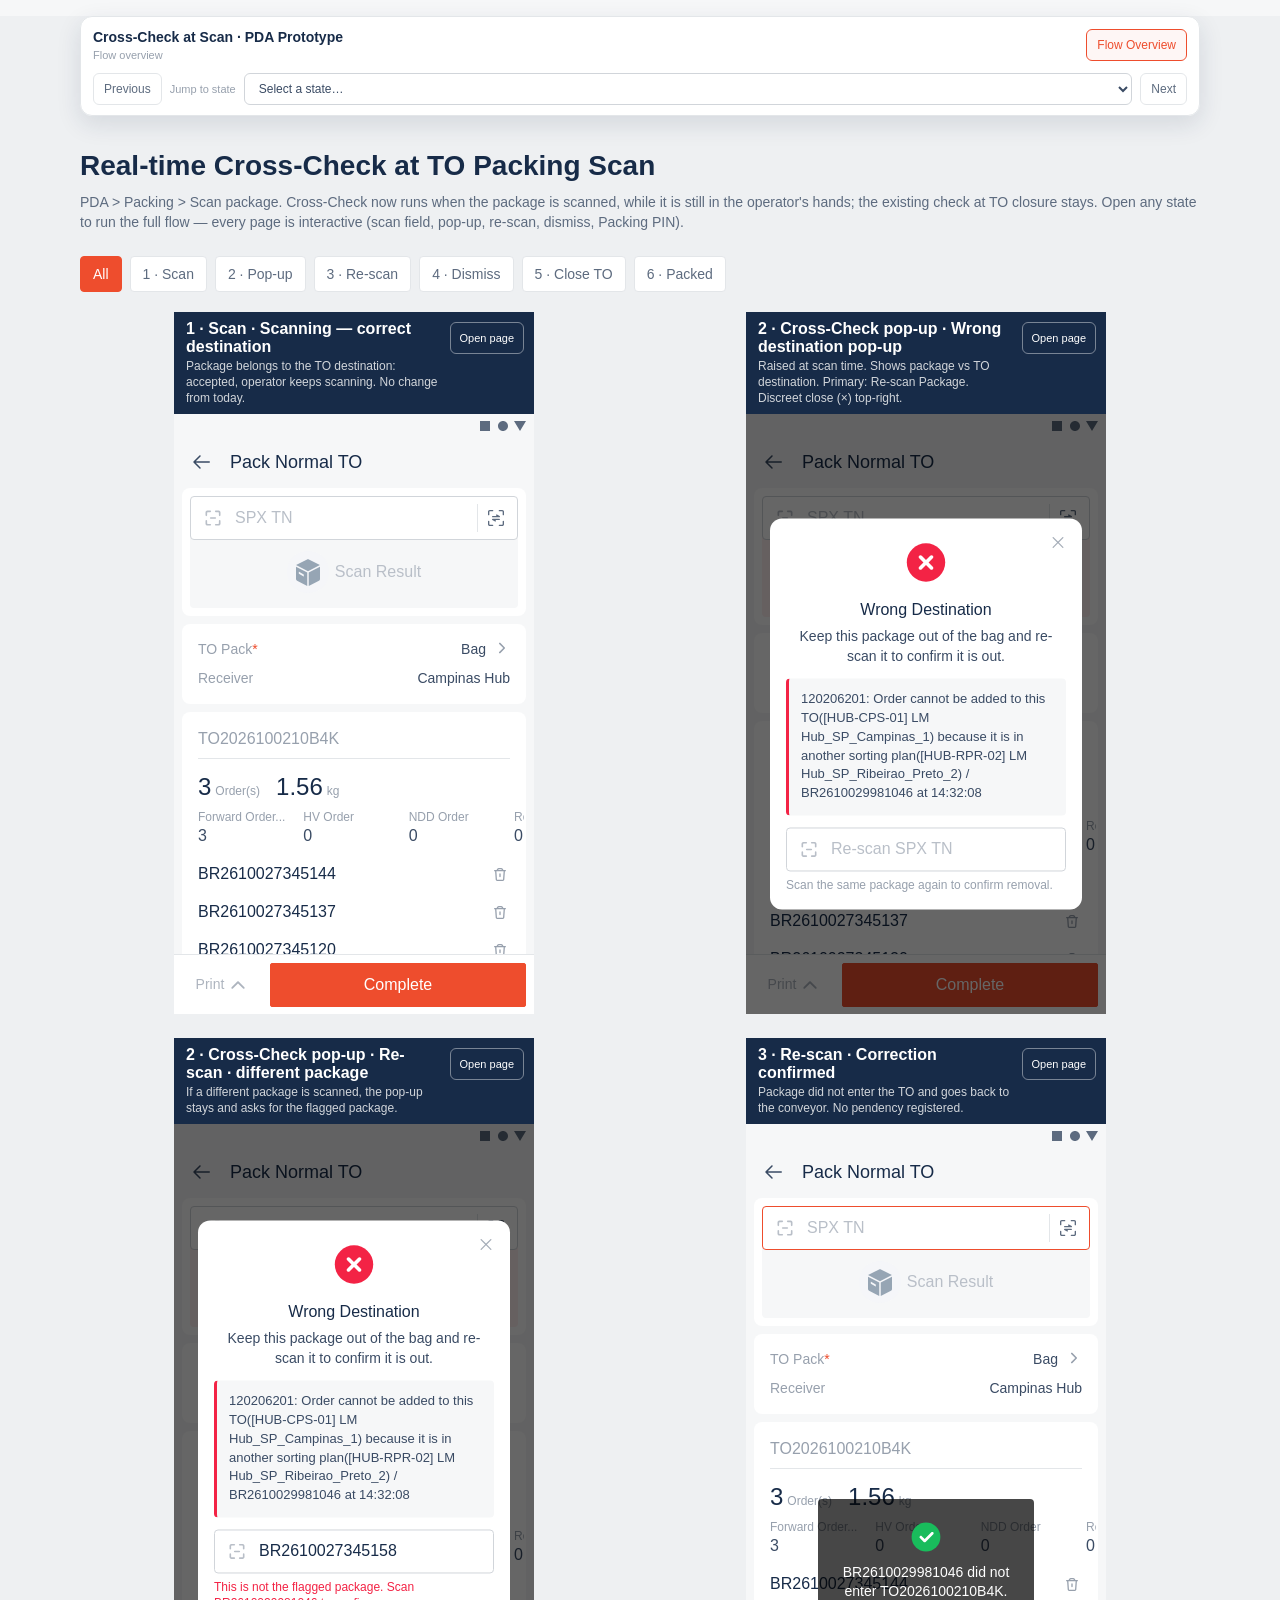
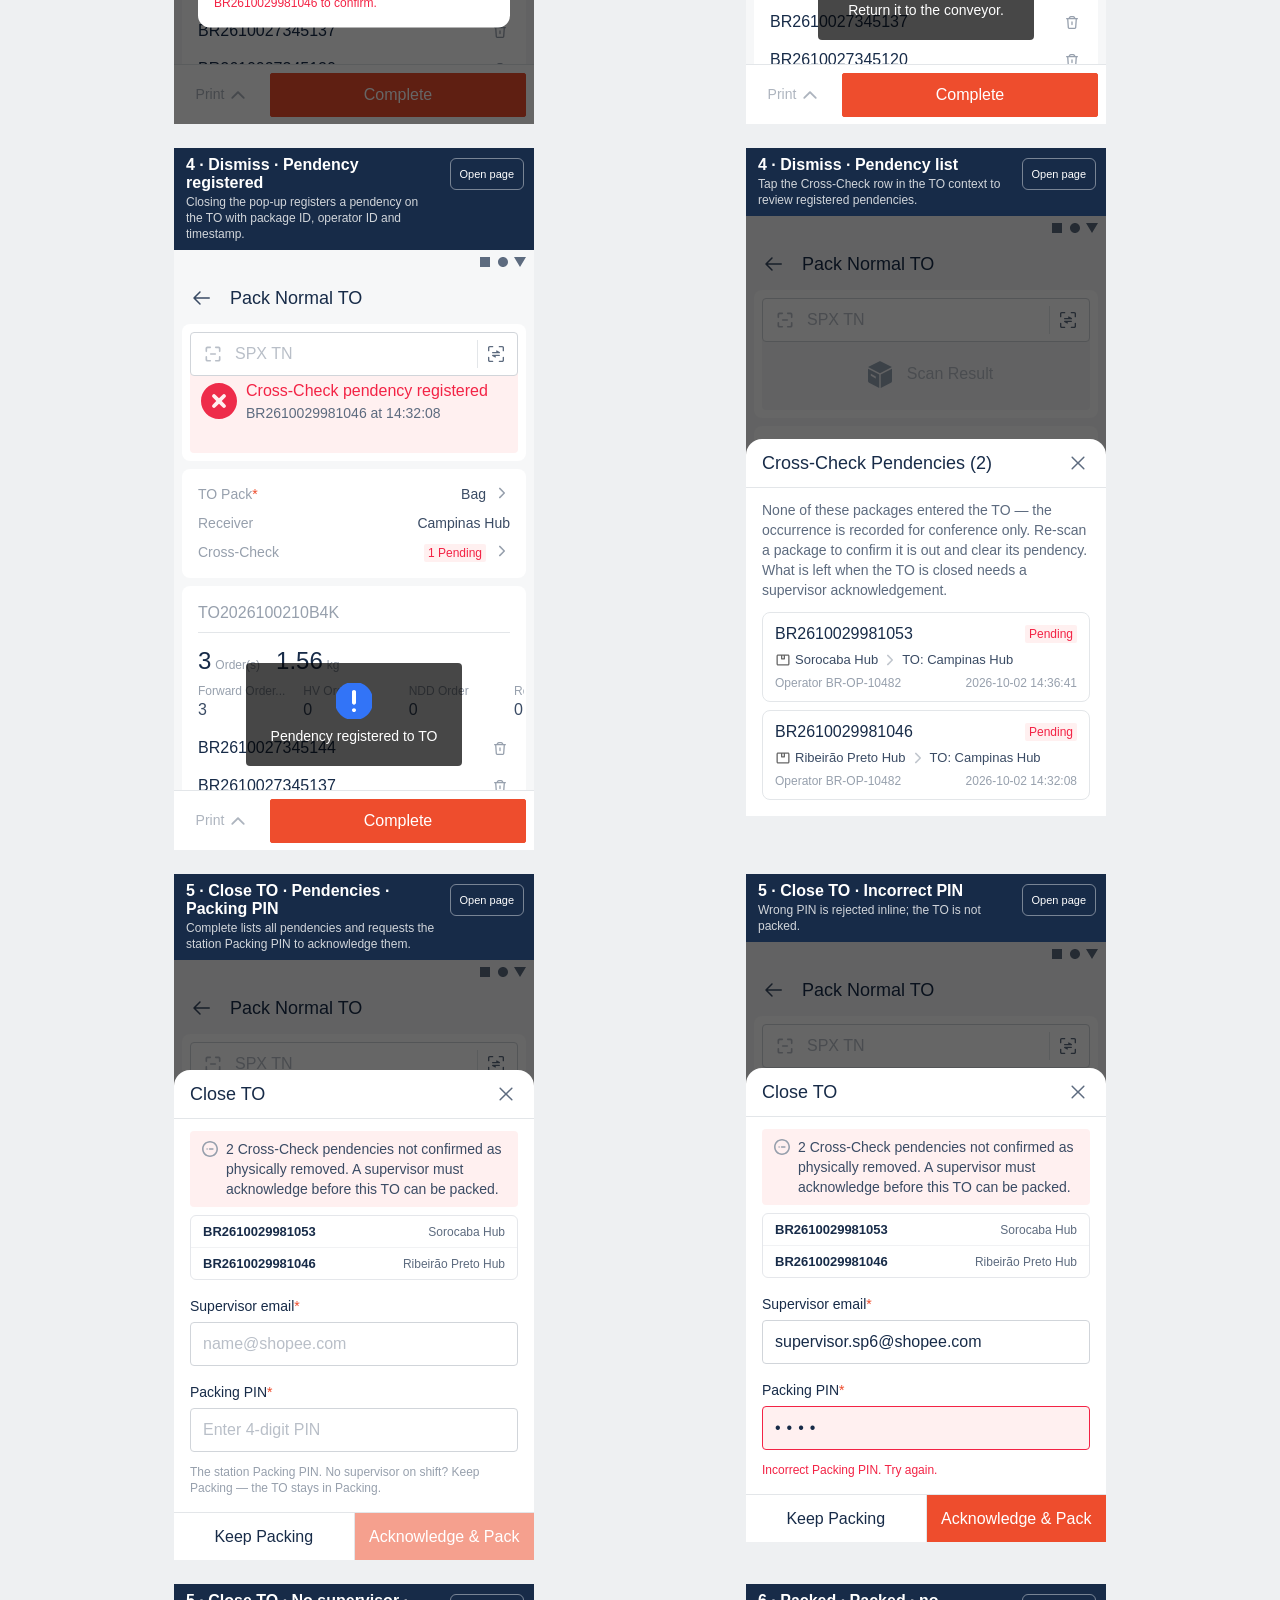
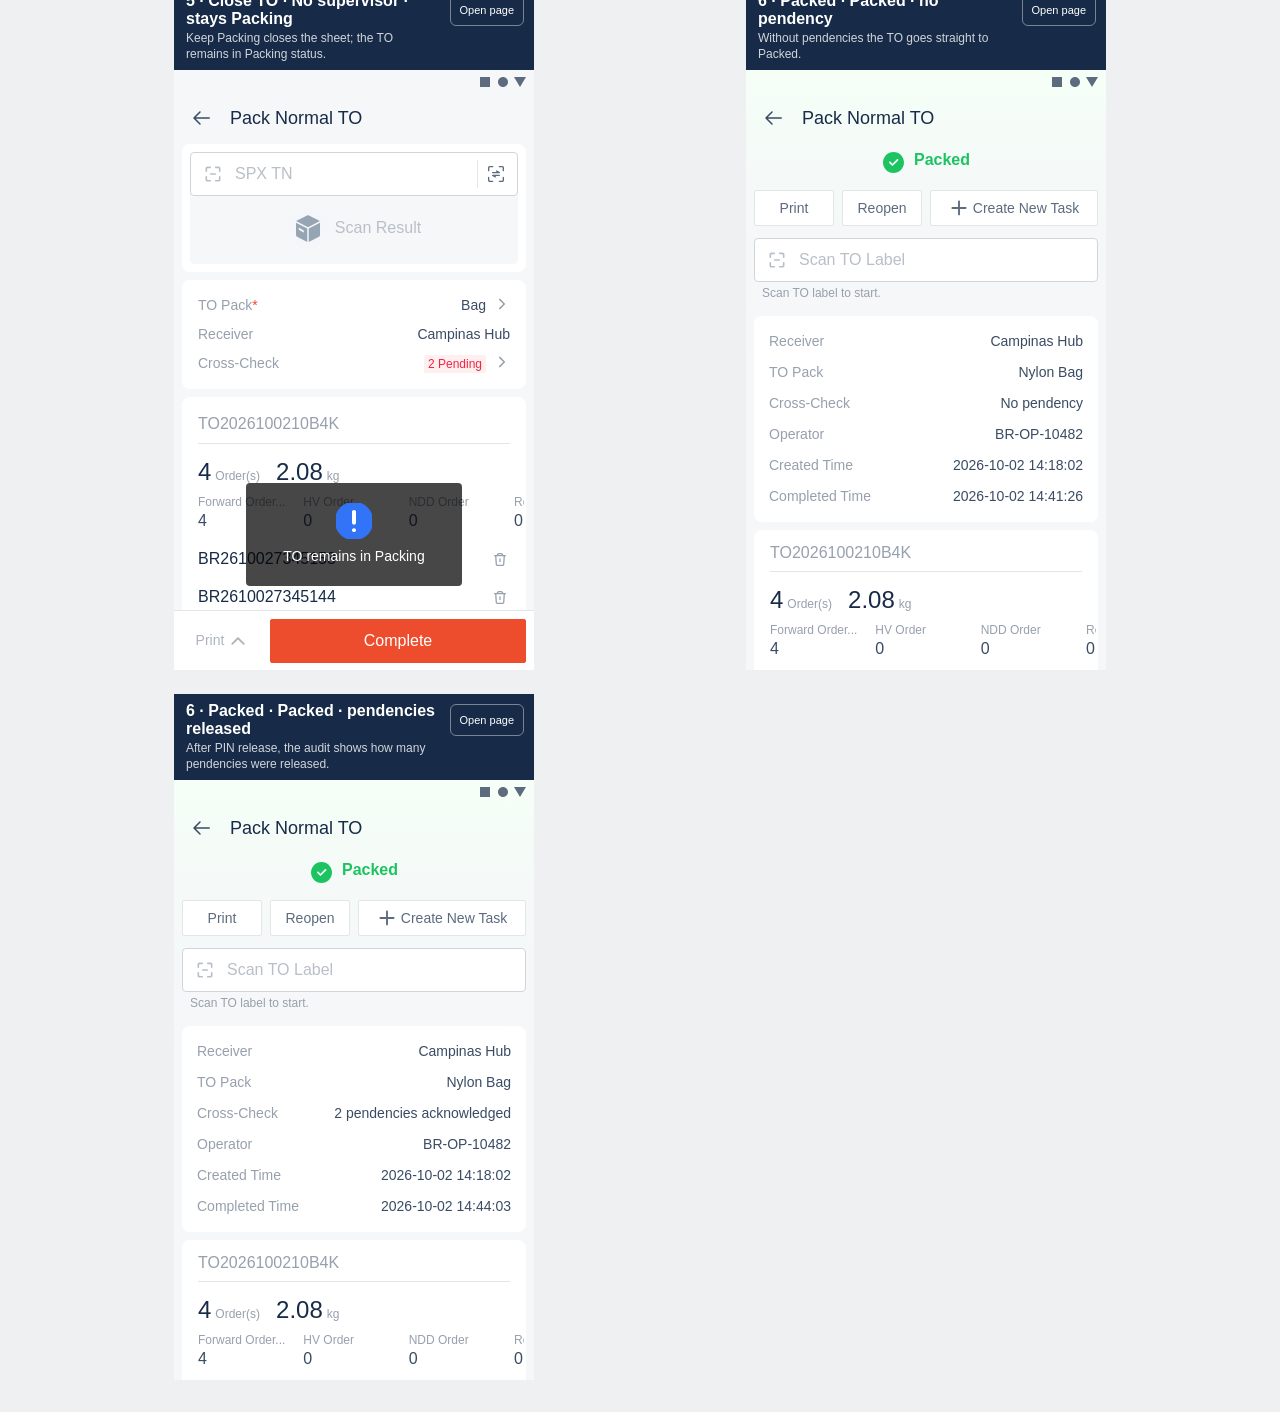
<file: index.html>
<!doctype html>
<html lang="en">
<head>
  <meta charset="UTF-8">
  <meta name="viewport" content="width=device-width, initial-scale=1">
  <title>Cross-Check at Scan · PDA Prototype</title>
  <link rel="stylesheet" href="assets/ssc-mobile-template.css">
  <link rel="stylesheet" href="assets/spx-pda-preview.css?v=20261002-1">
</head>
<body class="spx-gallery-page">
  <main class="spx-gallery-shell">
    <header class="spx-gallery-header">
      <h1 class="spx-gallery-title">Real-time Cross-Check at TO Packing Scan</h1>
      <p class="spx-gallery-copy">PDA &gt; Packing &gt; Scan package. Cross-Check now runs when the package is scanned, while it is still in the operator's hands; the existing check at TO closure stays. Open any state to run the full flow — every page is interactive (scan field, pop-up, re-scan, dismiss, Packing PIN).</p>
    </header>
    <nav class="spx-gallery-filter" aria-label="Filter states">
      <button class="ssc-button is-active" data-filter="all">All</button>
      <button class="ssc-button" data-filter="scan">1 · Scan</button>
      <button class="ssc-button" data-filter="popup">2 · Pop-up</button>
      <button class="ssc-button" data-filter="rescan">3 · Re-scan</button>
      <button class="ssc-button" data-filter="dismiss">4 · Dismiss</button>
      <button class="ssc-button" data-filter="close">5 · Close TO</button>
      <button class="ssc-button" data-filter="packed">6 · Packed</button>
    </nav>
    <section class="spx-gallery-grid">
      <article class="spx-gallery-card" data-flow="scan">
        <div class="spx-gallery-label"><strong>1 · Scan · Scanning — correct destination</strong><span>Package belongs to the TO destination: accepted, operator keeps scanning. No change from today.</span></div>
        <iframe class="spx-gallery-frame" src="screens/to-packing-scan.html?embed=1&amp;v=20261002-1" title="Scanning — correct destination" loading="lazy"></iframe>
      </article>
      <article class="spx-gallery-card" data-flow="popup">
        <div class="spx-gallery-label"><strong>2 · Cross-Check pop-up · Wrong destination pop-up</strong><span>Raised at scan time. Shows package vs TO destination. Primary: Re-scan Package. Discreet close (×) top-right.</span></div>
        <iframe class="spx-gallery-frame" src="screens/cross-check-alert.html?embed=1&amp;v=20261002-1" title="Wrong destination pop-up" loading="lazy"></iframe>
      </article>
      <article class="spx-gallery-card" data-flow="popup">
        <div class="spx-gallery-label"><strong>2 · Cross-Check pop-up · Re-scan · different package</strong><span>If a different package is scanned, the pop-up stays and asks for the flagged package.</span></div>
        <iframe class="spx-gallery-frame" src="screens/cross-check-alert-mismatch.html?embed=1&amp;v=20261002-1" title="Re-scan · different package" loading="lazy"></iframe>
      </article>
      <article class="spx-gallery-card" data-flow="rescan">
        <div class="spx-gallery-label"><strong>3 · Re-scan · Correction confirmed</strong><span>Package did not enter the TO and goes back to the conveyor. No pendency registered.</span></div>
        <iframe class="spx-gallery-frame" src="screens/cross-check-removed.html?embed=1&amp;v=20261002-1" title="Correction confirmed" loading="lazy"></iframe>
      </article>
      <article class="spx-gallery-card" data-flow="dismiss">
        <div class="spx-gallery-label"><strong>4 · Dismiss · Pendency registered</strong><span>Closing the pop-up registers a pendency on the TO with package ID, operator ID and timestamp.</span></div>
        <iframe class="spx-gallery-frame" src="screens/pendency-registered.html?embed=1&amp;v=20261002-1" title="Pendency registered" loading="lazy"></iframe>
      </article>
      <article class="spx-gallery-card" data-flow="dismiss">
        <div class="spx-gallery-label"><strong>4 · Dismiss · Pendency list</strong><span>Tap the Cross-Check row in the TO context to review registered pendencies.</span></div>
        <iframe class="spx-gallery-frame" src="screens/pendency-list.html?embed=1&amp;v=20261002-1" title="Pendency list" loading="lazy"></iframe>
      </article>
      <article class="spx-gallery-card" data-flow="close">
        <div class="spx-gallery-label"><strong>5 · Close TO · Pendencies · Packing PIN</strong><span>Complete lists all pendencies and requests the station Packing PIN to acknowledge them.</span></div>
        <iframe class="spx-gallery-frame" src="screens/close-to-pendencies.html?embed=1&amp;v=20261002-1" title="Pendencies · Packing PIN" loading="lazy"></iframe>
      </article>
      <article class="spx-gallery-card" data-flow="close">
        <div class="spx-gallery-label"><strong>5 · Close TO · Incorrect PIN</strong><span>Wrong PIN is rejected inline; the TO is not packed.</span></div>
        <iframe class="spx-gallery-frame" src="screens/close-to-pin-error.html?embed=1&amp;v=20261002-1" title="Incorrect PIN" loading="lazy"></iframe>
      </article>
      <article class="spx-gallery-card" data-flow="close">
        <div class="spx-gallery-label"><strong>5 · Close TO · No supervisor · stays Packing</strong><span>Keep Packing closes the sheet; the TO remains in Packing status.</span></div>
        <iframe class="spx-gallery-frame" src="screens/close-to-kept-packing.html?embed=1&amp;v=20261002-1" title="No supervisor · stays Packing" loading="lazy"></iframe>
      </article>
      <article class="spx-gallery-card" data-flow="packed">
        <div class="spx-gallery-label"><strong>6 · Packed · Packed · no pendency</strong><span>Without pendencies the TO goes straight to Packed.</span></div>
        <iframe class="spx-gallery-frame" src="screens/to-packed.html?embed=1&amp;v=20261002-1" title="Packed · no pendency" loading="lazy"></iframe>
      </article>
      <article class="spx-gallery-card" data-flow="packed">
        <div class="spx-gallery-label"><strong>6 · Packed · Packed · pendencies released</strong><span>After PIN release, the audit shows how many pendencies were released.</span></div>
        <iframe class="spx-gallery-frame" src="screens/to-packed-released.html?embed=1&amp;v=20261002-1" title="Packed · pendencies released" loading="lazy"></iframe>
      </article>
    </section>
  </main>
  <script src="assets/spx-pda-gallery.js?v=20261002-1"></script>
  <script src="assets/spx-pda-navigation.js?v=20261002-1"></script>
</body>
</html>
</file>
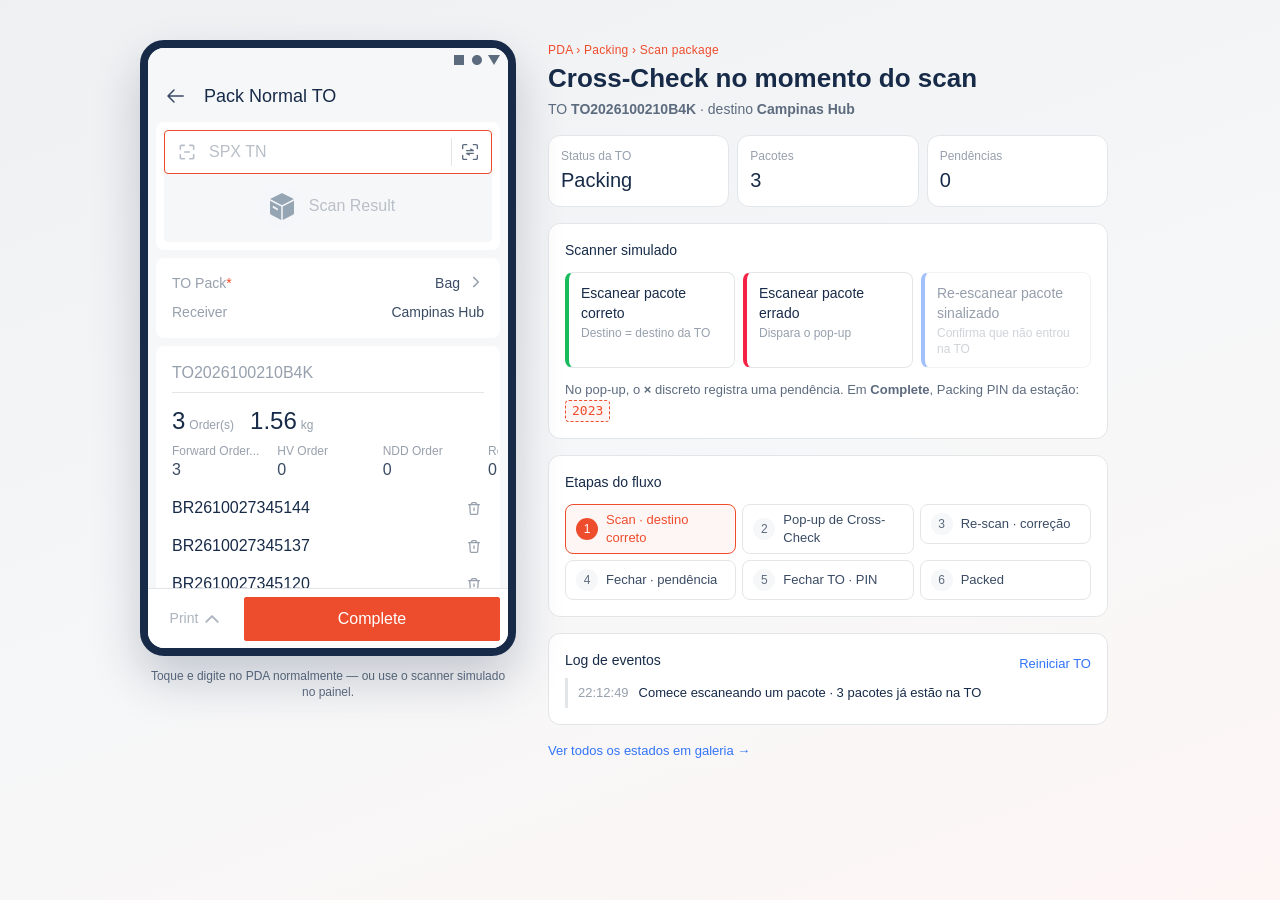
<file: prototipo-interativo.html>
<!doctype html>
<html lang="pt-BR">
<head>
  <meta charset="UTF-8">
  <meta name="viewport" content="width=device-width, initial-scale=1">
  <title>Cross-Check no Scan · Protótipo Interativo</title>
  <link rel="stylesheet" href="assets/ssc-mobile-template.css">
  <link rel="stylesheet" href="assets/spx-pda-preview.css?v=20261002-2">
</head>
<body class="cc-harness" data-screen="to-packing-active-print" data-flow="to-packing" data-prototype-state="scan">
  <div class="cc-harness-layout">
    <section class="cc-device" aria-label="PDA">
      <main id="app" class="ssc-mobile-screen spx-pda-page spx-pda-screen-to-packing-active-print" data-archetype="scan-operation" data-template="to-packing" data-state="active-print" data-source-status="provisional"></main>
      <p class="cc-device-hint">Toque e digite no PDA normalmente — ou use o scanner simulado no painel.</p>
    </section>

    <aside class="cc-panel" aria-label="Controles do protótipo">
      <header class="cc-panel-head">
        <span class="cc-kicker">PDA › Packing › Scan package</span>
        <h1>Cross-Check no momento do scan</h1>
        <p>TO <strong data-bind="to"></strong> · destino <strong data-bind="dest"></strong></p>
      </header>

      <div class="cc-status" aria-live="polite">
        <div><span>Status da TO</span><strong data-bind="status">Packing</strong></div>
        <div><span>Pacotes</span><strong data-bind="packages">0</strong></div>
        <div><span>Pendências</span><strong data-bind="pendencies">0</strong></div>
      </div>

      <section class="cc-block">
        <h2>Scanner simulado</h2>
        <div class="cc-scanner">
          <button type="button" class="cc-btn is-ok" data-sim="correct"><b>Escanear pacote correto</b><small>Destino = destino da TO</small></button>
          <button type="button" class="cc-btn is-bad" data-sim="wrong"><b>Escanear pacote errado</b><small>Dispara o pop-up</small></button>
          <button type="button" class="cc-btn" data-sim="rescan" disabled><b>Re-escanear pacote sinalizado</b><small>Confirma que não entrou na TO</small></button>
        </div>
        <p class="cc-tip">No pop-up, o <b>×</b> discreto registra uma pendência. Em <b>Complete</b>, Packing PIN da estação: <button type="button" class="cc-pin" data-sim="pin" title="Copiar PIN"></button></p>
      </section>

      <section class="cc-block">
        <h2>Etapas do fluxo</h2>
        <ol class="cc-steps">
          <li><button type="button" data-step="1" data-load="scan"><i>1</i><span>Scan · destino correto</span></button></li>
          <li><button type="button" data-step="2" data-load="alert"><i>2</i><span>Pop-up de Cross-Check</span></button></li>
          <li><button type="button" data-step="3" data-load="removed"><i>3</i><span>Re-scan · correção</span></button></li>
          <li><button type="button" data-step="4" data-load="pendency"><i>4</i><span>Fechar · pendência</span></button></li>
          <li><button type="button" data-step="5" data-load="closure"><i>5</i><span>Fechar TO · PIN</span></button></li>
          <li><button type="button" data-step="6" data-load="packed"><i>6</i><span>Packed</span></button></li>
        </ol>
      </section>

      <section class="cc-block cc-log-block">
        <div class="cc-log-head"><h2>Log de eventos</h2><button type="button" class="cc-link" data-sim="reset">Reiniciar TO</button></div>
        <ol class="cc-log" data-bind="log"></ol>
      </section>

      <a class="cc-link cc-gallery-link" href="index.html">Ver todos os estados em galeria →</a>
    </aside>
  </div>

  <script>window.SpxPdaNavigation = { mount() {}, screens: [] };</script>
  <script src="assets/spx-pda-template.js?v=20261002-2"></script>
  <script src="assets/spx-pda-cross-check.js?v=20261002-2"></script>
  <script src="assets/cross-check-harness.js?v=20261002-2"></script>
</body>
</html>
</file>
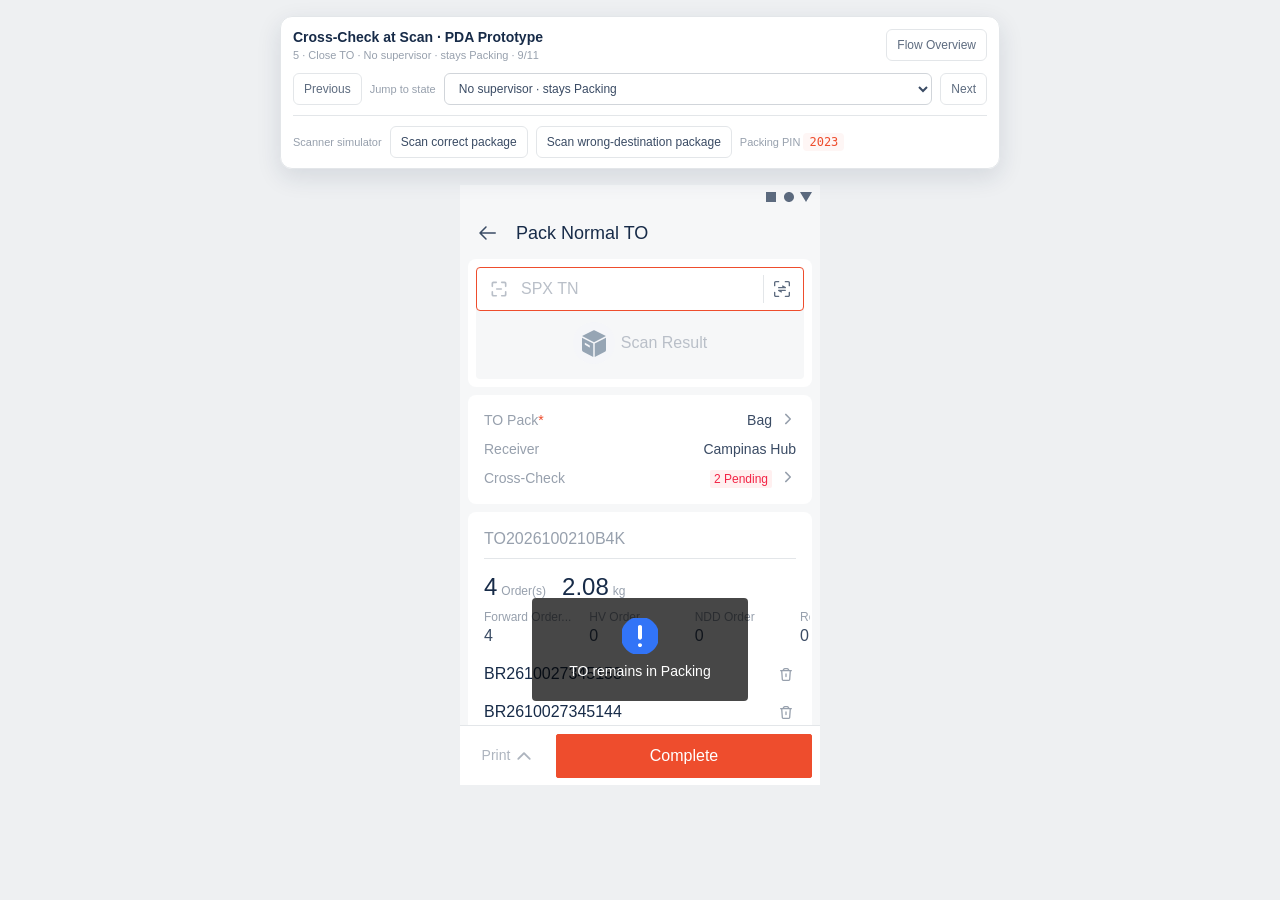
<file: screens/close-to-kept-packing.html>
<!doctype html>
<html lang="en">
<head>
  <meta charset="UTF-8">
  <meta name="viewport" content="width=360, initial-scale=1">
  <title>Pack Normal TO · TO Remains in Packing</title>
  <link rel="stylesheet" href="../assets/ssc-mobile-template.css">
  <link rel="stylesheet" href="../assets/spx-pda-preview.css?v=20261002-1">
</head>
<body data-screen="to-packing-active-print" data-flow="to-packing" data-prototype-state="kept-packing">
  <main id="app" class="ssc-mobile-screen spx-pda-page spx-pda-screen-to-packing-active-print" data-archetype="scan-operation" data-template="to-packing" data-state="active-print" data-source-status="provisional"></main>
  <script src="../assets/spx-pda-template.js?v=20261002-1"></script>
  <script src="../assets/spx-pda-cross-check.js?v=20261002-1"></script>
</body>
</html>
</file>
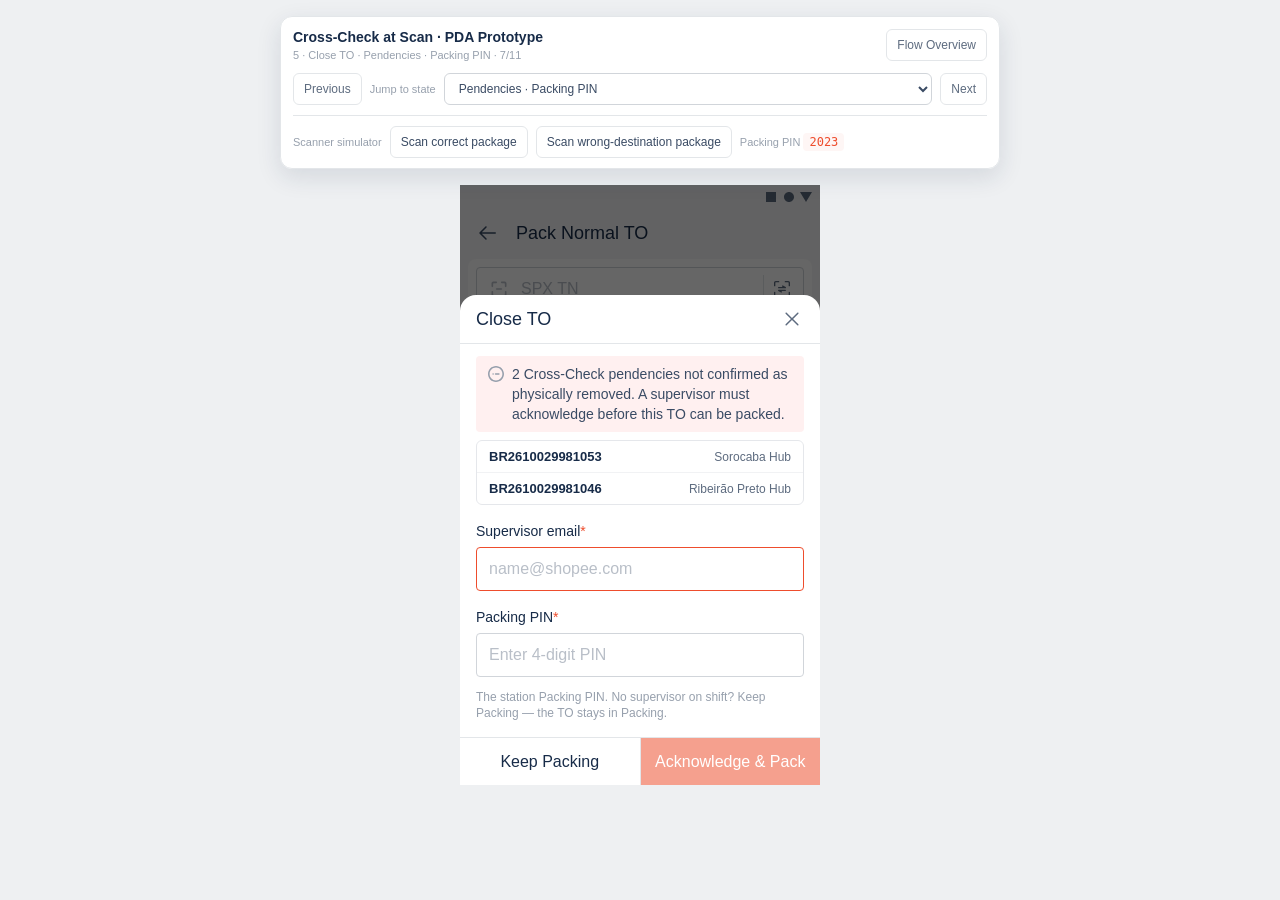
<file: screens/close-to-pendencies.html>
<!doctype html>
<html lang="en">
<head>
  <meta charset="UTF-8">
  <meta name="viewport" content="width=360, initial-scale=1">
  <title>Pack Normal TO · Close TO with Pendencies</title>
  <link rel="stylesheet" href="../assets/ssc-mobile-template.css">
  <link rel="stylesheet" href="../assets/spx-pda-preview.css?v=20261002-1">
</head>
<body data-screen="to-packing-active-print" data-flow="to-packing" data-prototype-state="closure">
  <main id="app" class="ssc-mobile-screen spx-pda-page spx-pda-screen-to-packing-active-print" data-archetype="scan-operation" data-template="to-packing" data-state="active-print" data-source-status="provisional"></main>
  <script src="../assets/spx-pda-template.js?v=20261002-1"></script>
  <script src="../assets/spx-pda-cross-check.js?v=20261002-1"></script>
</body>
</html>
</file>
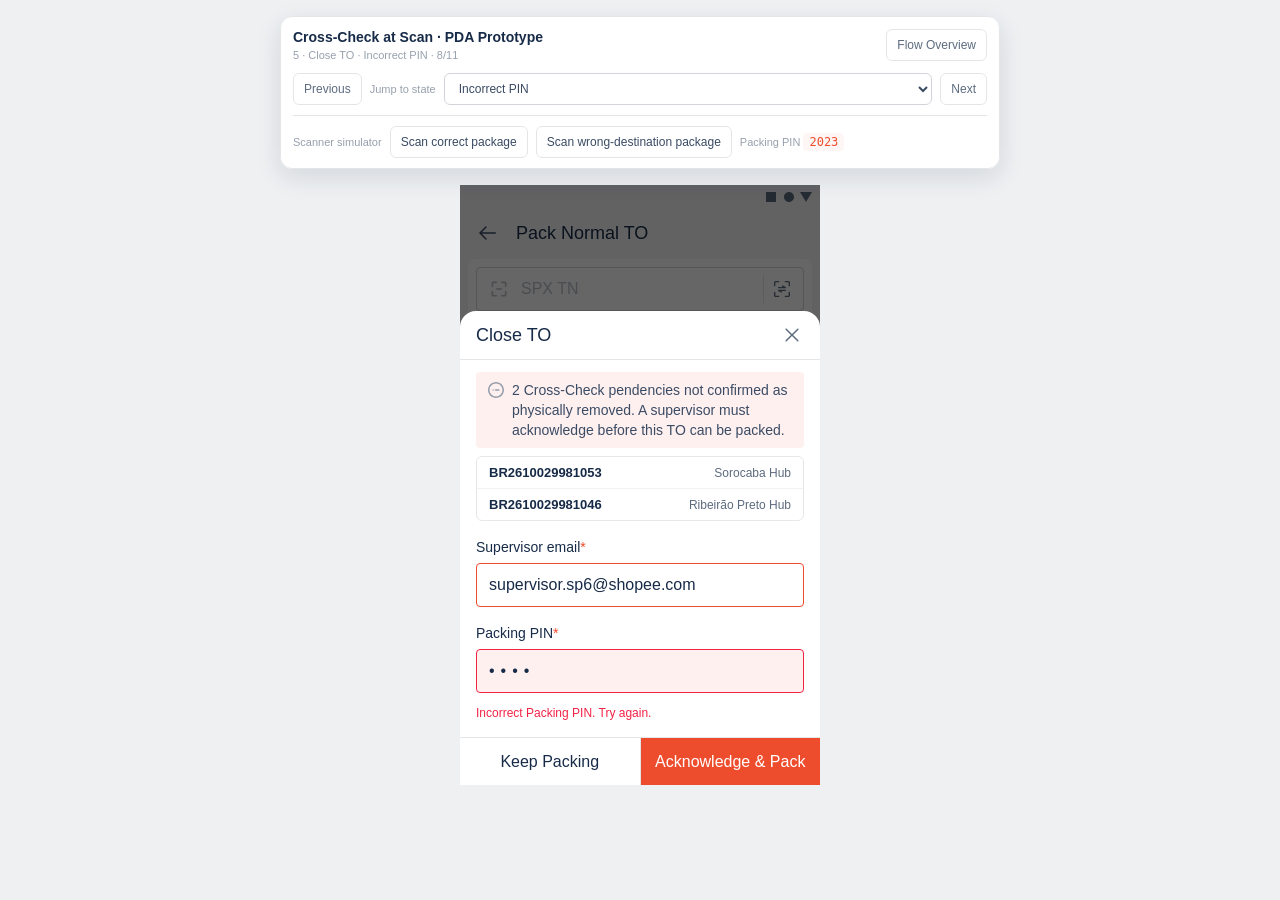
<file: screens/close-to-pin-error.html>
<!doctype html>
<html lang="en">
<head>
  <meta charset="UTF-8">
  <meta name="viewport" content="width=360, initial-scale=1">
  <title>Pack Normal TO · Incorrect Packing PIN</title>
  <link rel="stylesheet" href="../assets/ssc-mobile-template.css">
  <link rel="stylesheet" href="../assets/spx-pda-preview.css?v=20261002-1">
</head>
<body data-screen="to-packing-active-print" data-flow="to-packing" data-prototype-state="closure-error">
  <main id="app" class="ssc-mobile-screen spx-pda-page spx-pda-screen-to-packing-active-print" data-archetype="scan-operation" data-template="to-packing" data-state="active-print" data-source-status="provisional"></main>
  <script src="../assets/spx-pda-template.js?v=20261002-1"></script>
  <script src="../assets/spx-pda-cross-check.js?v=20261002-1"></script>
</body>
</html>
</file>
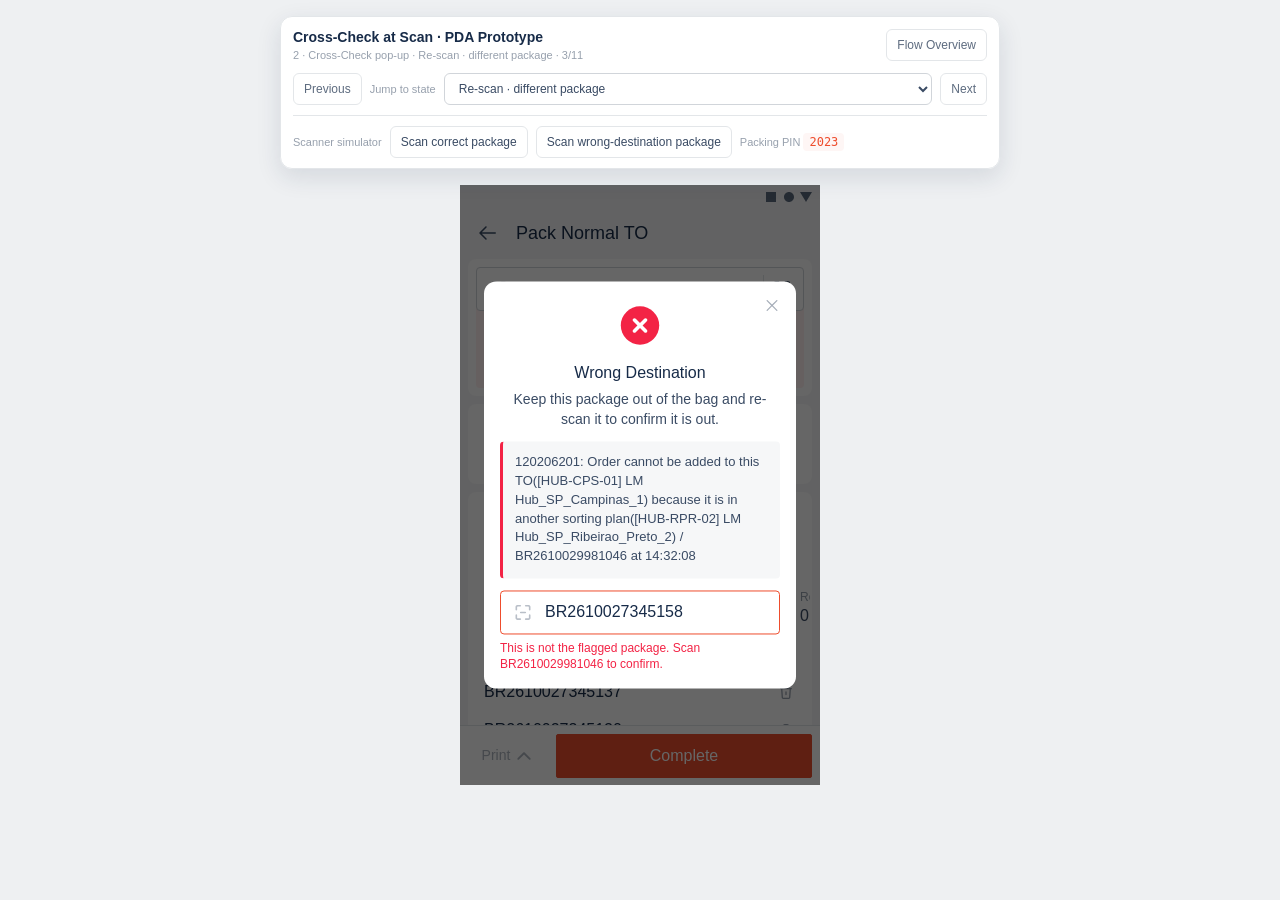
<file: screens/cross-check-alert-mismatch.html>
<!doctype html>
<html lang="en">
<head>
  <meta charset="UTF-8">
  <meta name="viewport" content="width=360, initial-scale=1">
  <title>Pack Normal TO · Cross-Check Re-scan Mismatch</title>
  <link rel="stylesheet" href="../assets/ssc-mobile-template.css">
  <link rel="stylesheet" href="../assets/spx-pda-preview.css?v=20261002-1">
</head>
<body data-screen="to-packing-active-print" data-flow="to-packing" data-prototype-state="alert-mismatch">
  <main id="app" class="ssc-mobile-screen spx-pda-page spx-pda-screen-to-packing-active-print" data-archetype="scan-operation" data-template="to-packing" data-state="active-print" data-source-status="provisional"></main>
  <script src="../assets/spx-pda-template.js?v=20261002-1"></script>
  <script src="../assets/spx-pda-cross-check.js?v=20261002-1"></script>
</body>
</html>
</file>
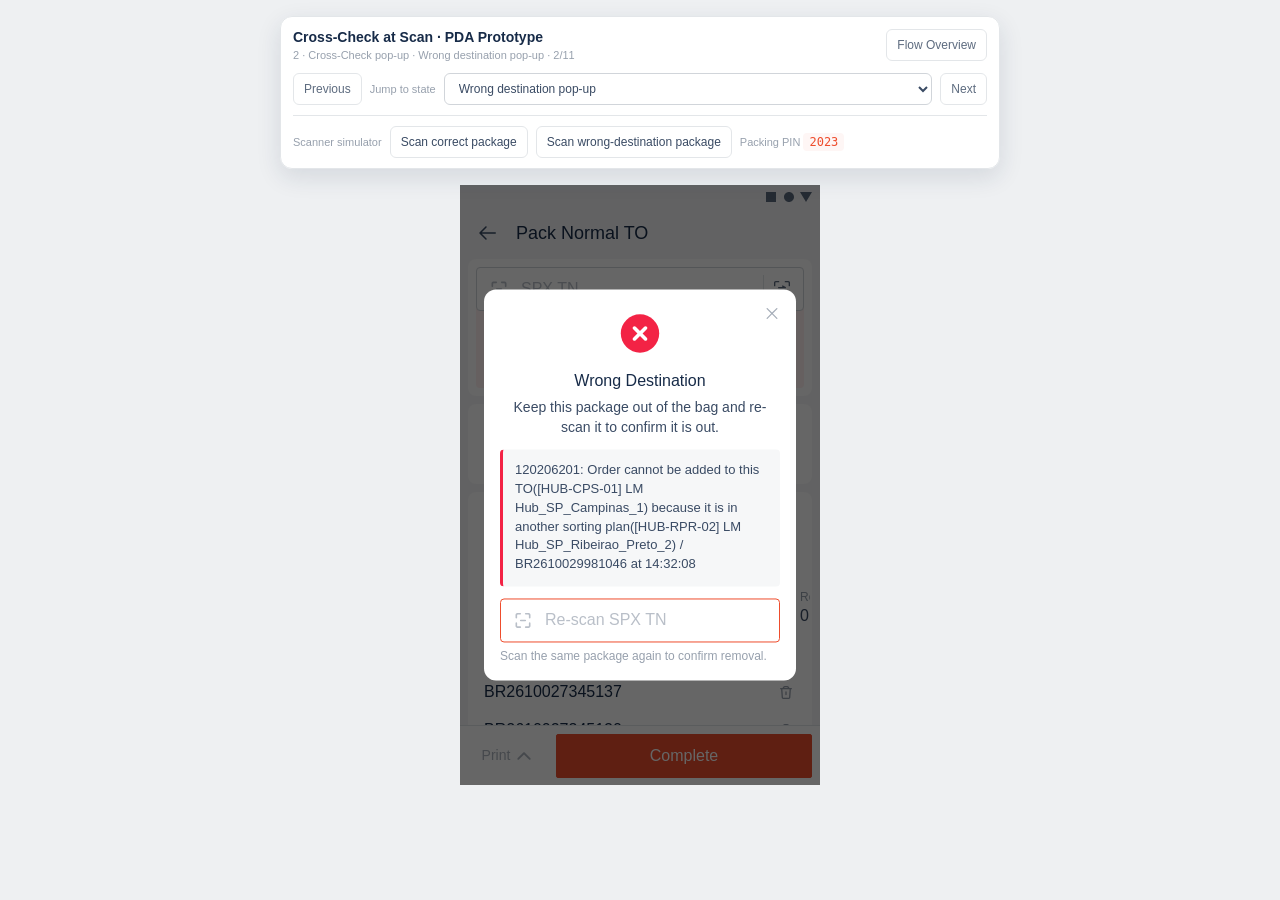
<file: screens/cross-check-alert.html>
<!doctype html>
<html lang="en">
<head>
  <meta charset="UTF-8">
  <meta name="viewport" content="width=360, initial-scale=1">
  <title>Pack Normal TO · Cross-Check Pop-up</title>
  <link rel="stylesheet" href="../assets/ssc-mobile-template.css">
  <link rel="stylesheet" href="../assets/spx-pda-preview.css?v=20261002-1">
</head>
<body data-screen="to-packing-active-print" data-flow="to-packing" data-prototype-state="alert">
  <main id="app" class="ssc-mobile-screen spx-pda-page spx-pda-screen-to-packing-active-print" data-archetype="scan-operation" data-template="to-packing" data-state="active-print" data-source-status="provisional"></main>
  <script src="../assets/spx-pda-template.js?v=20261002-1"></script>
  <script src="../assets/spx-pda-cross-check.js?v=20261002-1"></script>
</body>
</html>
</file>
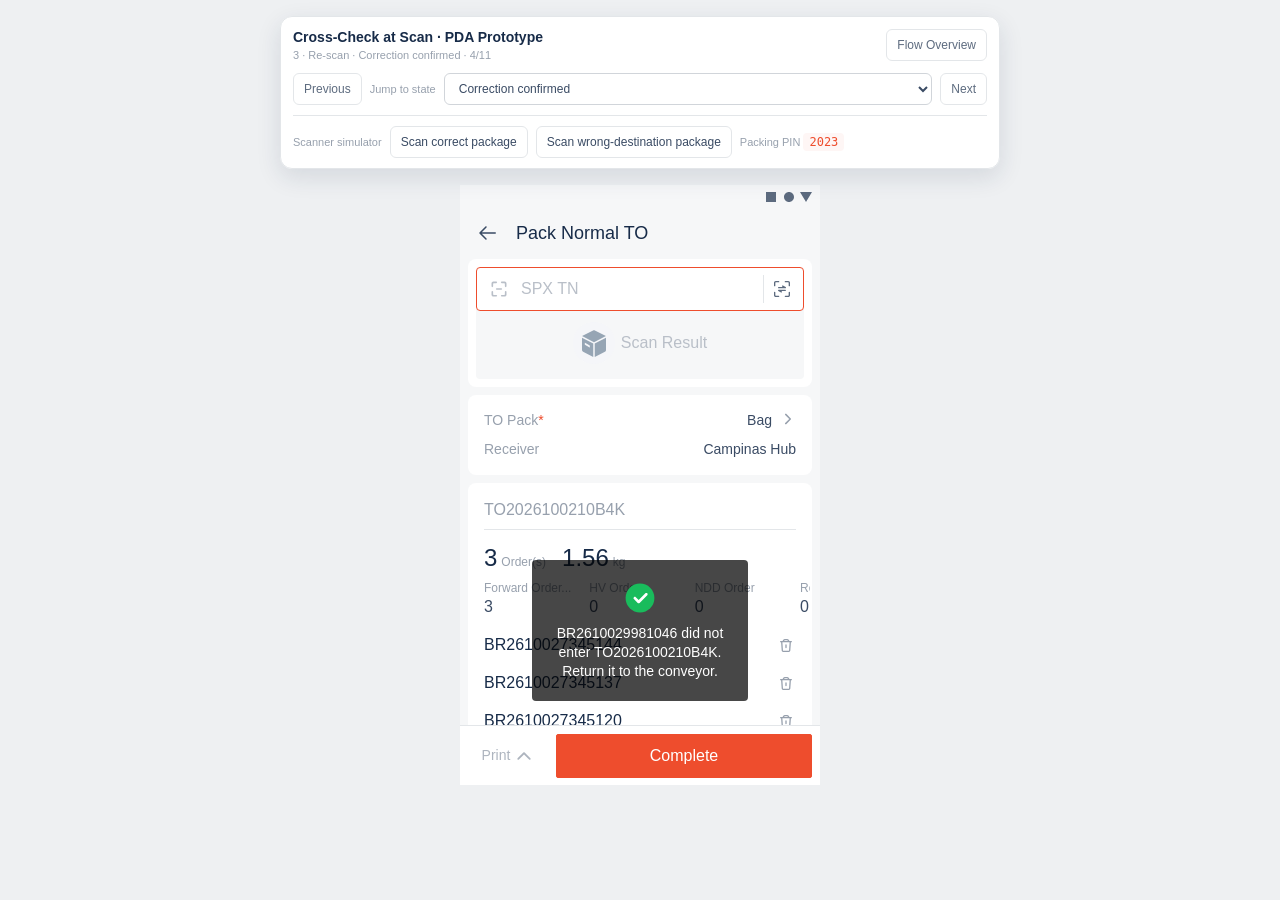
<file: screens/cross-check-removed.html>
<!doctype html>
<html lang="en">
<head>
  <meta charset="UTF-8">
  <meta name="viewport" content="width=360, initial-scale=1">
  <title>Pack Normal TO · Correction Confirmed</title>
  <link rel="stylesheet" href="../assets/ssc-mobile-template.css">
  <link rel="stylesheet" href="../assets/spx-pda-preview.css?v=20261002-1">
</head>
<body data-screen="to-packing-active-print" data-flow="to-packing" data-prototype-state="removed">
  <main id="app" class="ssc-mobile-screen spx-pda-page spx-pda-screen-to-packing-active-print" data-archetype="scan-operation" data-template="to-packing" data-state="active-print" data-source-status="provisional"></main>
  <script src="../assets/spx-pda-template.js?v=20261002-1"></script>
  <script src="../assets/spx-pda-cross-check.js?v=20261002-1"></script>
</body>
</html>
</file>
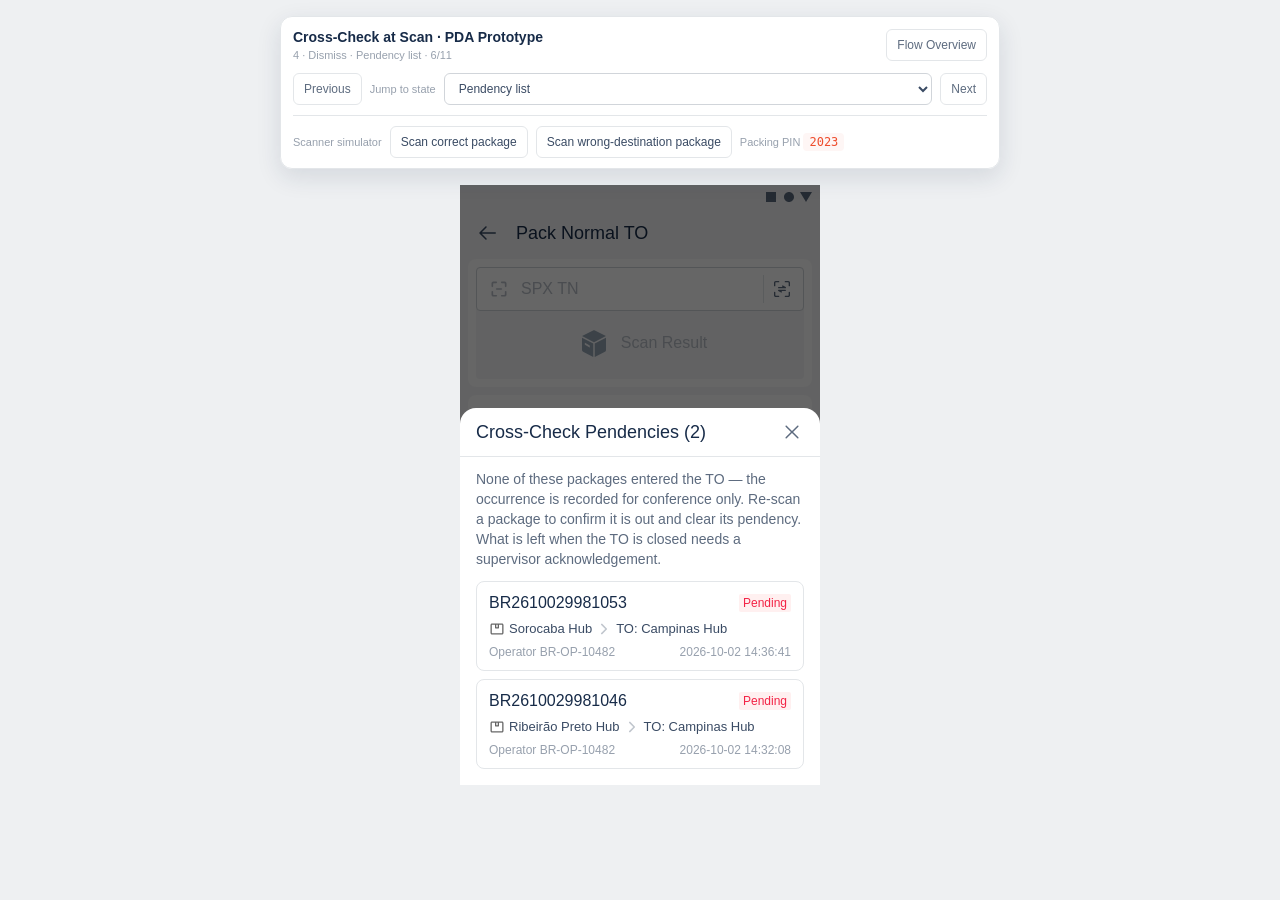
<file: screens/pendency-list.html>
<!doctype html>
<html lang="en">
<head>
  <meta charset="UTF-8">
  <meta name="viewport" content="width=360, initial-scale=1">
  <title>Pack Normal TO · Pendency List</title>
  <link rel="stylesheet" href="../assets/ssc-mobile-template.css">
  <link rel="stylesheet" href="../assets/spx-pda-preview.css?v=20261002-1">
</head>
<body data-screen="to-packing-active-print" data-flow="to-packing" data-prototype-state="pendency-sheet">
  <main id="app" class="ssc-mobile-screen spx-pda-page spx-pda-screen-to-packing-active-print" data-archetype="scan-operation" data-template="to-packing" data-state="active-print" data-source-status="provisional"></main>
  <script src="../assets/spx-pda-template.js?v=20261002-1"></script>
  <script src="../assets/spx-pda-cross-check.js?v=20261002-1"></script>
</body>
</html>
</file>
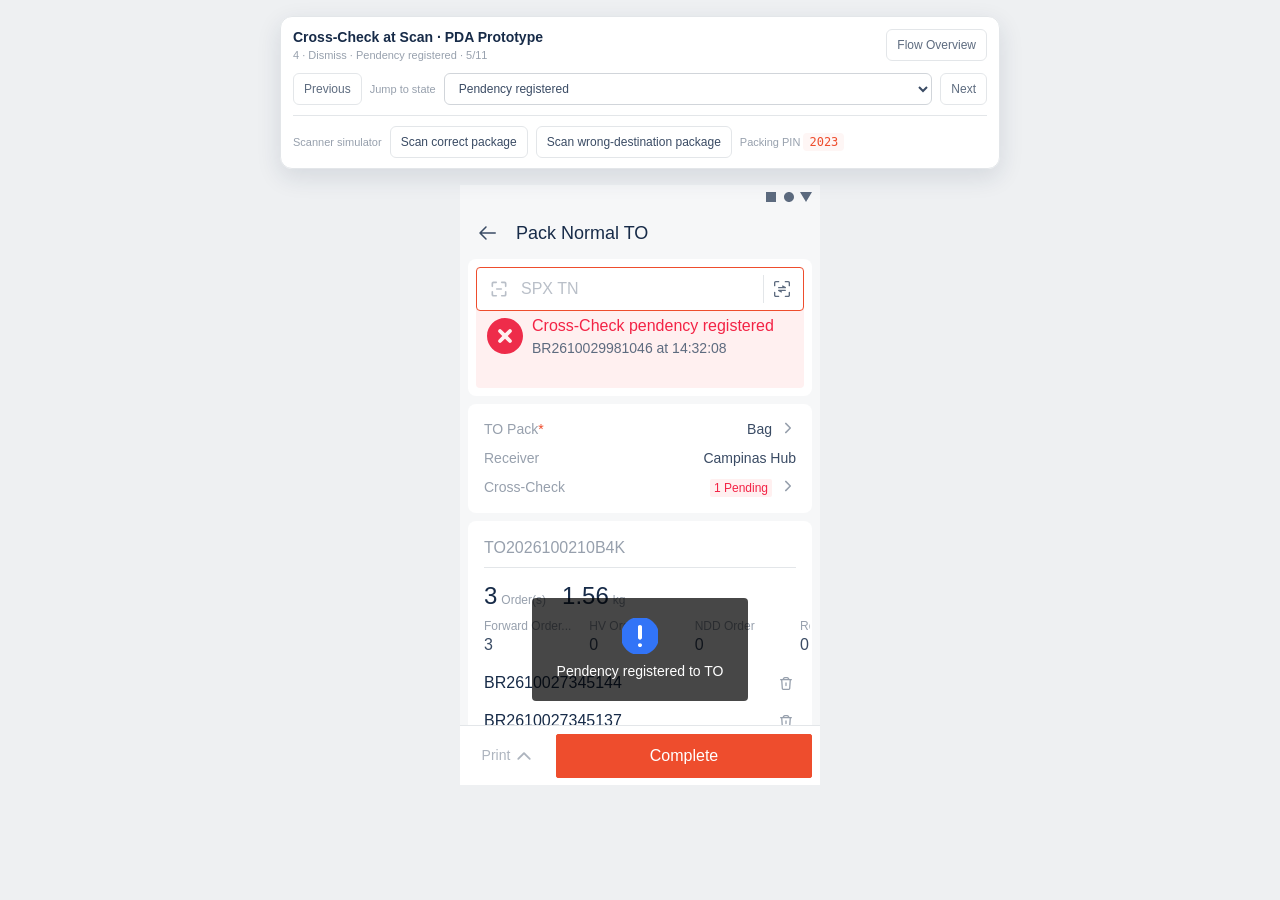
<file: screens/pendency-registered.html>
<!doctype html>
<html lang="en">
<head>
  <meta charset="UTF-8">
  <meta name="viewport" content="width=360, initial-scale=1">
  <title>Pack Normal TO · Pendency Registered</title>
  <link rel="stylesheet" href="../assets/ssc-mobile-template.css">
  <link rel="stylesheet" href="../assets/spx-pda-preview.css?v=20261002-1">
</head>
<body data-screen="to-packing-active-print" data-flow="to-packing" data-prototype-state="pendency">
  <main id="app" class="ssc-mobile-screen spx-pda-page spx-pda-screen-to-packing-active-print" data-archetype="scan-operation" data-template="to-packing" data-state="active-print" data-source-status="provisional"></main>
  <script src="../assets/spx-pda-template.js?v=20261002-1"></script>
  <script src="../assets/spx-pda-cross-check.js?v=20261002-1"></script>
</body>
</html>
</file>
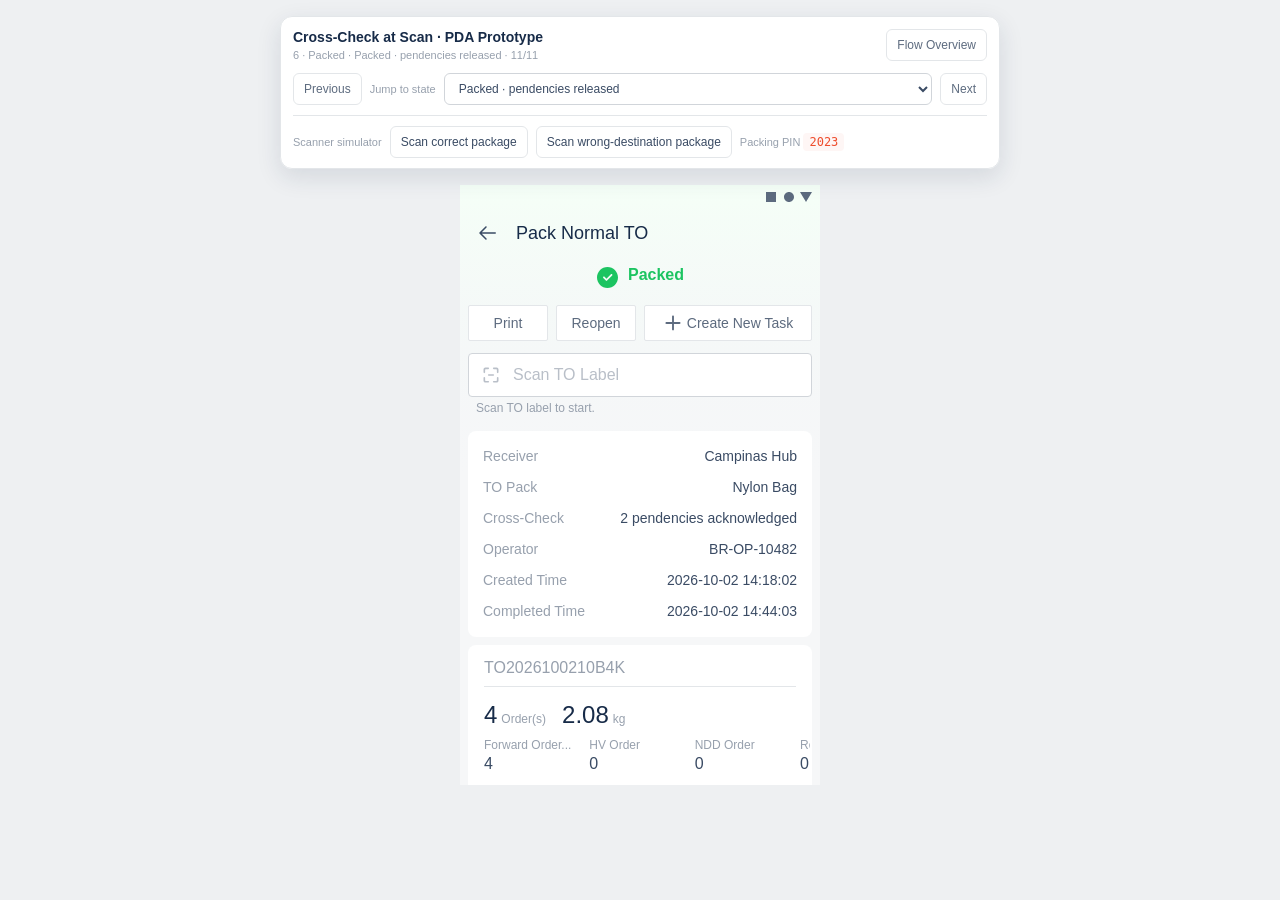
<file: screens/to-packed-released.html>
<!doctype html>
<html lang="en">
<head>
  <meta charset="UTF-8">
  <meta name="viewport" content="width=360, initial-scale=1">
  <title>Pack Normal TO · Packed with Released Pendencies</title>
  <link rel="stylesheet" href="../assets/ssc-mobile-template.css">
  <link rel="stylesheet" href="../assets/spx-pda-preview.css?v=20261002-1">
</head>
<body data-screen="to-packing-active-print" data-flow="to-packing" data-prototype-state="packed-released">
  <main id="app" class="ssc-mobile-screen spx-pda-page spx-pda-screen-to-packing-active-print" data-archetype="scan-operation" data-template="to-packing" data-state="active-print" data-source-status="provisional"></main>
  <script src="../assets/spx-pda-template.js?v=20261002-1"></script>
  <script src="../assets/spx-pda-cross-check.js?v=20261002-1"></script>
</body>
</html>
</file>
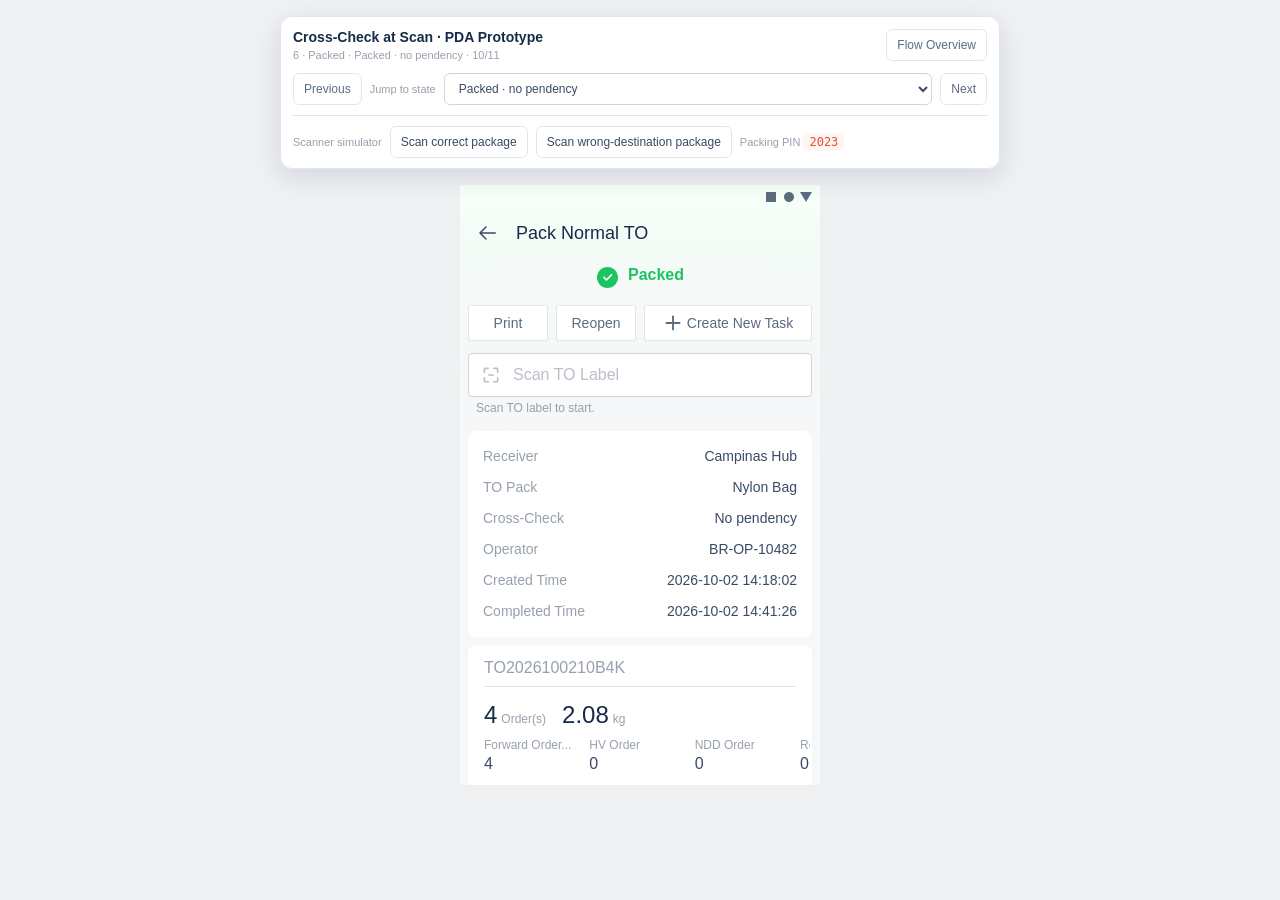
<file: screens/to-packed.html>
<!doctype html>
<html lang="en">
<head>
  <meta charset="UTF-8">
  <meta name="viewport" content="width=360, initial-scale=1">
  <title>Pack Normal TO · Packed</title>
  <link rel="stylesheet" href="../assets/ssc-mobile-template.css">
  <link rel="stylesheet" href="../assets/spx-pda-preview.css?v=20261002-1">
</head>
<body data-screen="to-packing-active-print" data-flow="to-packing" data-prototype-state="packed">
  <main id="app" class="ssc-mobile-screen spx-pda-page spx-pda-screen-to-packing-active-print" data-archetype="scan-operation" data-template="to-packing" data-state="active-print" data-source-status="provisional"></main>
  <script src="../assets/spx-pda-template.js?v=20261002-1"></script>
  <script src="../assets/spx-pda-cross-check.js?v=20261002-1"></script>
</body>
</html>
</file>
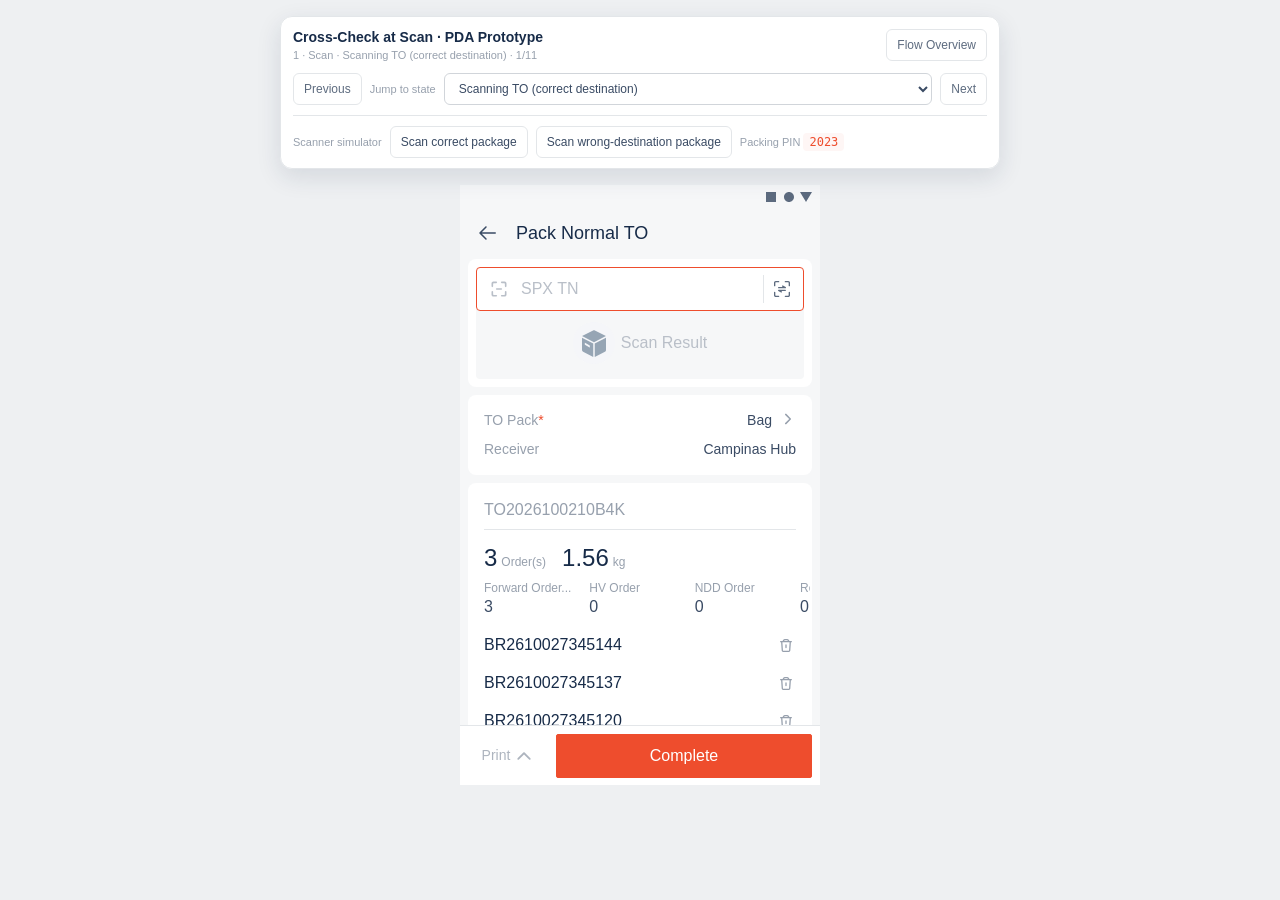
<file: screens/to-packing-scan.html>
<!doctype html>
<html lang="en">
<head>
  <meta charset="UTF-8">
  <meta name="viewport" content="width=360, initial-scale=1">
  <title>Pack Normal TO · Scanning</title>
  <link rel="stylesheet" href="../assets/ssc-mobile-template.css">
  <link rel="stylesheet" href="../assets/spx-pda-preview.css?v=20261002-1">
</head>
<body data-screen="to-packing-active-print" data-flow="to-packing" data-prototype-state="scan">
  <main id="app" class="ssc-mobile-screen spx-pda-page spx-pda-screen-to-packing-active-print" data-archetype="scan-operation" data-template="to-packing" data-state="active-print" data-source-status="provisional"></main>
  <script src="../assets/spx-pda-template.js?v=20261002-1"></script>
  <script src="../assets/spx-pda-cross-check.js?v=20261002-1"></script>
</body>
</html>
</file>
<file: assets/ssc-mobile-template.css>
:root {
  font-family: Roboto, Arial, sans-serif;
  color: #172B48;
  background: #F6F7F8;
  letter-spacing: 0;
  --ssc-radius-control: 4px;
  --ssc-radius-button-compact: 2px;
  --ssc-color-switch-on: #19BC5C;
}

* {
  box-sizing: border-box;
}

body {
  margin: 0;
  min-height: 100vh;
  background: #F6F7F8;
  font-family: Roboto, Arial, sans-serif;
}

button {
  font: inherit;
}

.ssc-mobile-screen {
  width: 360px;
  height: 800px;
  min-height: 800px;
  margin: 0 auto;
  background: #F6F7F8;
  color: #172B48;
  display: flex;
  flex-direction: column;
  position: relative;
  overflow: hidden;
}

.ssc-statusbar {
  height: 24px;
  padding: 4px 8px 0;
  display: flex;
  align-items: center;
  justify-content: space-between;
  background: #FFFFFF;
  color: #172B48;
  font-size: 12px;
  line-height: 16px;
}

.ssc-navbar {
  height: 44px;
  padding: 12px 16px;
  display: grid;
  grid-template-columns: 32px 1fr 32px;
  align-items: center;
  background: #FFFFFF;
  box-shadow: inset 0 -0.5px 0 0 #E3E6E9;
}

.ssc-navbar-title {
  font-size: 17px;
  line-height: normal;
  font-weight: 400;
  color: #172B48;
  white-space: nowrap;
  overflow: hidden;
  text-overflow: ellipsis;
}

.ssc-navbar-title.is-middle {
  text-align: center;
}

.ssc-navbar-action {
  width: 24px;
  height: 24px;
  border: 0;
  padding: 0;
  background: transparent;
  color: #3A4B64;
  display: inline-flex;
  align-items: center;
  justify-content: center;
}

.ssc-page-body {
  flex: 1;
  overflow: auto;
}

.ssc-page-body.has-bottom-actions {
  padding-bottom: 56px;
}

.ssc-card {
  background: #FFFFFF;
  border-radius: 8px;
  padding: 16px;
}

.ssc-stack {
  display: flex;
  flex-direction: column;
  gap: 8px;
}

.ssc-section-title {
  margin: 0;
  color: #172B48;
  font-size: 16px;
  line-height: 24px;
  font-weight: 500;
}

.ssc-list-cell {
  min-height: 19px;
  display: flex;
  align-items: flex-start;
  justify-content: space-between;
  gap: 8px;
  color: #172B48;
  font-size: 14px;
  line-height: 19px;
}

.ssc-list-cell + .ssc-list-cell {
  margin-top: 16px;
}

.ssc-list-label {
  color: #5D6B7F;
  flex: 0 0 120px;
  min-width: 0;
  overflow: hidden;
  text-overflow: ellipsis;
  white-space: nowrap;
}

.ssc-list-value {
  color: #172B48;
  text-align: right;
  flex: 1;
  min-width: 0;
  overflow: hidden;
  text-overflow: ellipsis;
  white-space: nowrap;
}

.ssc-list-value.is-left {
  text-align: left;
}

.ssc-list-value.is-primary {
  color: #EE4D2D;
  font-weight: 500;
}

.ssc-list-value .ssc-label {
  max-width: 100%;
}

.ssc-label {
  display: inline-flex;
  align-items: center;
  justify-content: center;
  max-width: 100%;
  height: 18px;
  padding: 2px 4px;
  border-radius: 2px;
  font-size: 12px;
  line-height: 16px;
  font-weight: 500;
  vertical-align: middle;
  white-space: nowrap;
}

.ssc-label.is-info {
  color: #3274F7;
  background: #F0F7FF;
}

.ssc-label.is-warning {
  color: #FF9900;
  background: #FFF8DB;
}

.ssc-label.is-success {
  color: #19BC5C;
  background: #EBFCEF;
}

.ssc-label.is-error {
  color: #F32345;
  background: #FFF0F0;
}

.ssc-label.is-primary-soft {
  color: #EE4D2D;
  background: #FEF6F5;
}

.ssc-button {
  height: 44px;
  min-width: 88px;
  border-radius: var(--ssc-radius-control);
  padding: 10px 16px;
  border: 1px solid #EE4D2D;
  background: #FFFFFF;
  color: #EE4D2D;
  font-size: 16px;
  line-height: 24px;
  display: inline-flex;
  align-items: center;
  justify-content: center;
  gap: 4px;
}

.ssc-button.is-primary {
  background: #EE4D2D;
  color: #FFFFFF;
}

.ssc-button.is-small-neutral {
  height: 28px;
  min-width: 52px;
  padding: 6px 8px;
  border-color: #E3E6E9;
  color: #5D6B7F;
  background: #FFFFFF;
  font-size: 12px;
  line-height: 16px;
}

.ssc-bottom-action-bar {
  background: #FFFFFF;
  box-shadow: 0 0 3px rgba(0, 0, 0, 0.09);
  padding: 8px;
  display: flex;
  gap: 8px;
}

.ssc-bottom-action-bar .ssc-button {
  flex: 1;
}

.ssc-icon {
  width: 16px;
  height: 16px;
  display: inline-flex;
  align-items: center;
  justify-content: center;
  flex: 0 0 16px;
  color: #5D6B7F;
  background-color: transparent;
  background-position: center;
  background-repeat: no-repeat;
  background-size: contain;
}

.ssc-icon[data-icon="IconBack"] {
  --ssc-icon-url: url("./icons/back-chevron.svg");
}

.ssc-icon[data-icon="IconScanOutline"] {
  --ssc-icon-url: url("./icons/scan-outline.svg");
}

.ssc-icon[data-icon="IconSearchOutline"] {
  --ssc-icon-url: url("./icons/search-outline.svg");
}

.ssc-icon[data-icon="IconFilterOutline"] {
  --ssc-icon-url: url("./icons/filter-outline.svg");
}

.ssc-icon[data-icon="IconCopyOutline"] {
  --ssc-icon-url: url("./icons/copy-outline.svg");
}

.ssc-icon[data-icon="IconArrowRightOutline"] {
  --ssc-icon-url: url("./icons/arrow-right-outline.svg");
}

.ssc-icon[data-icon="IconArrowRightFormOutline"] {
  --ssc-icon-url: url("./icons/arrow-right-form-outline.svg");
}

.ssc-icon[data-icon="IconRouteArrowFilled"] {
  --ssc-icon-url: url("./icons/route-arrow-filled.svg");
}

.ssc-icon[data-icon="IconNextStepFilled"] {
  --ssc-icon-url: url("./icons/next-step-filled.svg");
}

.ssc-icon[data-icon="IconPrintOutline"] {
  --ssc-icon-url: url("./icons/print-outline.svg");
}

.ssc-icon[data-icon="IconContactOutline"] {
  --ssc-icon-url: url("./icons/contact-outline.svg");
}

.ssc-icon[data-icon="IconWalletOutline"] {
  --ssc-icon-url: url("./icons/wallet-outline.svg");
}

.ssc-icon[data-icon="IconHomeOutline"] {
  --ssc-icon-url: url("./icons/home-outline.svg");
}

.ssc-icon[data-icon="IconParcelOutline"] {
  --ssc-icon-url: url("./icons/parcel-outline.svg");
}

.ssc-icon[data-icon="IconMeOutline"] {
  --ssc-icon-url: url("./icons/me-outline.svg");
}

.ssc-icon[data-icon="IconMoreOutline"] {
  --ssc-icon-url: url("./icons/more-outline.svg");
}

.ssc-icon[data-icon="IconMoreHorizontal"] {
  --ssc-icon-url: url("./icons/more-horizontal.svg");
}

.ssc-icon[data-icon="IconQuestionOutline"] {
  --ssc-icon-url: url("./icons/question-outline.svg");
}

.ssc-icon[data-icon="IconLinkOutline"] {
  --ssc-icon-url: url("./icons/link-outline.svg");
}

.ssc-icon[data-icon="IconEditOutline"] {
  --ssc-icon-url: url("./icons/edit-outline.svg");
}

.ssc-icon[data-icon="IconClaimsColored"] {
  background-image: url("./icons/claims-colored.svg");
}

.ssc-icon[data-icon="IconReturnRequestOutline"] {
  --ssc-icon-url: url("./icons/return-request-outline.svg");
}

.ssc-icon[data-icon="IconPhoneFilled"] {
  --ssc-icon-url: url("./icons/phone-filled.svg");
}

.ssc-icon[data-icon="IconOrderOutline"] {
  --ssc-icon-url: url("./icons/order-outline.svg");
}

.ssc-icon[data-icon="IconSellerPickupOutline"] {
  --ssc-icon-url: url("./icons/seller-pickup-outline.svg");
}

.ssc-icon[data-icon="IconTocoOutline"] {
  --ssc-icon-url: url("./icons/toco-outline.svg");
}

.ssc-icon[data-icon="IconServiceTypeOutline"] {
  --ssc-icon-url: url("./icons/service-type-outline.svg");
}

.ssc-icon[data-icon="IconMotoOutline"] {
  --ssc-icon-url: url("./icons/moto-outline.svg");
}

.ssc-icon[data-icon="IconOrderCompletedOutline"] {
  --ssc-icon-url: url("./icons/order-completed-outline.svg");
}

.ssc-icon[data-icon="IconSuccessColored"] {
  background-image: url("./icons/success-colored.svg");
}

.ssc-icon[data-icon="IconFailedColored"] {
  background-image: url("./icons/failed-colored.svg");
}

.ssc-icon[data-icon="IconProcessingColored"] {
  background-image: url("./icons/processing-colored.svg");
}

.ssc-icon[data-icon="IconSenderOutline"] {
  --ssc-icon-url: url("./icons/sender-outline-16.svg");
}

.ssc-icon[data-icon="IconReceiverOutline"] {
  --ssc-icon-url: url("./icons/receiver-outline-16.svg");
}

.ssc-icon[data-icon="IconAddressBookOutline"] {
  --ssc-icon-url: url("./icons/address-book-outline.svg");
}

.ssc-icon[data-icon="IconAddressOutline"] {
  --ssc-icon-url: url("./icons/address-outline.svg");
}

.ssc-icon[data-icon="IconRequestOutline"] {
  --ssc-icon-url: url("./icons/request-outline.svg");
}

.ssc-icon[data-icon="IconArrowDownOutline"] {
  --ssc-icon-url: url("./icons/arrow-down-outline.svg");
}

.ssc-icon[data-icon="IconVoucherOutline"] {
  --ssc-icon-url: url("./icons/voucher-outline.svg");
}

.ssc-icon[data-icon="IconSpxCoinColored"] {
  background-image: url("./icons/spx-coin-colored.svg");
}

.ssc-icon[data-icon="IconInfoOutline12"] {
  --ssc-icon-url: url("./icons/info-outline-12.svg");
}

.ssc-icon[data-icon="IconCloseOutline"] {
  --ssc-icon-url: url("./icons/close-outline.svg");
}

.ssc-icon[data-icon="IconCameraOutline"] {
  background-image: url("./icons/camera-outline.svg");
}

.ssc-icon[data-icon="IconSubtractOutline"] {
  --ssc-icon-url: url("./icons/subtract-outline.svg");
}

.ssc-icon[data-icon="IconAddOutline"] {
  --ssc-icon-url: url("./icons/add-outline.svg");
}

.ssc-icon[data-icon="IconValidationOutline"] {
  --ssc-icon-url: url("./icons/validation-outline.svg");
}

.ssc-icon[data-icon="IconRuleOutline"] {
  --ssc-icon-url: url("./icons/rule-outline.svg");
}

.ssc-icon[data-icon="IconArrowDownFilled12"] {
  --ssc-icon-url: url("./icons/arrow-down-filled-12.svg");
}

.ssc-icon[data-icon]:not([data-icon="IconSuccessColored"]):not([data-icon="IconFailedColored"]):not([data-icon="IconProcessingColored"]):not([data-icon="IconClaimsColored"]):not([data-icon="IconSpxCoinColored"]):not([data-icon="IconCameraOutline"]) {
  background-color: currentColor;
  background-image: none;
  -webkit-mask-image: var(--ssc-icon-url);
  mask-image: var(--ssc-icon-url);
  -webkit-mask-position: center;
  mask-position: center;
  -webkit-mask-repeat: no-repeat;
  mask-repeat: no-repeat;
  -webkit-mask-size: contain;
  mask-size: contain;
}

.ssc-tabs {
  height: 40px;
  display: flex;
  align-items: stretch;
  background: #FFFFFF;
  box-shadow: inset 0 -0.5px 0 0 #E3E6E9;
}

.ssc-tab {
  min-width: max-content;
  padding: 10px 12px 9px;
  border: 0;
  background: transparent;
  color: #5D6B7F;
  font-size: 14px;
  line-height: 19px;
  position: relative;
}

.ssc-tab.is-active {
  color: #172B48;
}

.ssc-tab.is-active::after {
  content: "";
  position: absolute;
  left: 12px;
  right: 12px;
  bottom: 0;
  height: 2px;
  background: #EE4D2D;
}

.ssc-search {
  height: 40px;
  border-radius: 20px;
  background: #F6F7F8;
  border: 0;
  padding: 8px 12px;
  display: flex;
  align-items: center;
  gap: 8px;
  color: #97A0AD;
  font-size: 14px;
  line-height: 19px;
}

.ssc-timeline {
  display: flex;
  flex-direction: column;
}

.ssc-timeline-item {
  display: grid;
  grid-template-columns: 16px 1fr;
  gap: 8px;
  padding-bottom: 24px;
}

.ssc-timeline-item:last-child {
  padding-bottom: 0;
}

.ssc-timeline-axis {
  position: relative;
  display: flex;
  justify-content: center;
}

.ssc-timeline-dot {
  width: 8px;
  height: 8px;
  border-radius: 999px;
  background: #97A0AD;
  margin-top: 6px;
}

.ssc-timeline-item.is-active .ssc-timeline-dot {
  background: #3A4B64;
}

.ssc-timeline-axis::after {
  content: "";
  position: absolute;
  top: 18px;
  bottom: -12px;
  width: 0.5px;
  background: #E3E6E9;
}

.ssc-timeline-item:last-child .ssc-timeline-axis::after {
  display: none;
}

.ssc-timeline-title {
  margin: 0;
  font-size: 14px;
  line-height: 20px;
  font-weight: 500;
  color: #3A4B64;
}

.ssc-timeline-desc,
.ssc-timeline-time {
  margin: 4px 0 0;
  font-size: 12px;
  line-height: 16px;
}

.ssc-timeline-desc {
  color: #172B48;
}

.ssc-timeline-time {
  color: #97A0AD;
}

.ssc-local-icon {
  width: 16px;
  height: 16px;
  display: inline-block;
  background-position: center;
  background-repeat: no-repeat;
  background-size: contain;
}
</file>
<file: assets/spx-pda-preview.css>
:root {
  --spx-pda-width: 360px;
  --spx-pda-height: 600px;
  --spx-primary: #EE4D2D;
  --spx-text-strong: #172B48;
  --spx-text: #3A4B64;
  --spx-text-secondary: #5D6B7F;
  --spx-text-helper: #97A0AD;
  --spx-border: #E3E6E9;
  --spx-surface: #FFFFFF;
  --spx-page: #F6F7F8;
  --spx-page-task-list: #F5F6F9;
  --spx-success: #19BC5C;
  --spx-success-completed: #1CC461;
  --spx-success-bg: #EBFCEF;
  --spx-error: #F32345;
  --spx-error-bg: #FFF0F0;
  --spx-info: #3274F7;
  --spx-info-link: #4080EE;
  --spx-icon-primary: #3A4B64;
  --spx-icon-secondary: #5D6B7F;
  --spx-icon-tertiary: #97A0AD;
  --spx-task-muted: #8B95A3;
  --spx-warning: #FF9900;
}

body {
  color: var(--spx-text-strong);
}

.ssc-mobile-screen.spx-pda-page {
  width: var(--spx-pda-width);
  height: var(--spx-pda-height);
  min-height: var(--spx-pda-height);
  background: var(--spx-page);
  isolation: isolate;
}

.ssc-mobile-screen.spx-pda-page[data-template="scan-task-list"] {
  background: var(--spx-page-task-list);
}

.spx-pda-page[data-template="linehaul-outbound"] > .ssc-statusbar,
.spx-pda-page[data-template="linehaul-outbound"] > .ssc-navbar {
  background-color: var(--spx-page);
}

.spx-pda-page[data-template="linehaul-outbound"][data-render-kind="sealed"]::before {
  position: absolute;
  z-index: 0;
  top: 0;
  left: 0;
  width: 360px;
  height: 290px;
  background: url("./icons/sealed-app-bar-bg.svg") center / 360px 290px no-repeat;
  content: "";
}

.spx-pda-page[data-template="linehaul-outbound"][data-render-kind="sealed"] > .ssc-statusbar,
.spx-pda-page[data-template="linehaul-outbound"][data-render-kind="sealed"] > .ssc-navbar {
  background-color: transparent;
}

.spx-pda-page[data-template="linehaul-outbound"][data-render-kind="sealed"] > .ssc-statusbar,
.spx-pda-page[data-template="linehaul-outbound"][data-render-kind="sealed"] > .ssc-navbar,
.spx-pda-page[data-template="linehaul-outbound"][data-render-kind="sealed"] > .spx-operation-status,
.spx-pda-page[data-template="linehaul-outbound"][data-render-kind="sealed"] > .spx-result-actions,
.spx-pda-page[data-template="linehaul-outbound"][data-render-kind="sealed"] > .ssc-page-body {
  position: relative;
  z-index: 1;
}

.spx-pda-page[data-template="linehaul-outbound"][data-render-kind="departed"]::before {
  position: absolute;
  z-index: 0;
  top: 0;
  left: 0;
  width: 360px;
  height: 290px;
  background: url("./icons/departed-app-bar-bg.svg") center / 360px 290px no-repeat;
  content: "";
}

.spx-pda-page[data-template="linehaul-outbound"][data-render-kind="departed"] > .ssc-statusbar,
.spx-pda-page[data-template="linehaul-outbound"][data-render-kind="departed"] > .ssc-navbar {
  background-color: transparent;
}

.spx-pda-page[data-template="linehaul-outbound"][data-render-kind="departed"] > .ssc-statusbar,
.spx-pda-page[data-template="linehaul-outbound"][data-render-kind="departed"] > .ssc-navbar,
.spx-pda-page[data-template="linehaul-outbound"][data-render-kind="departed"] > .spx-departed-header,
.spx-pda-page[data-template="linehaul-outbound"][data-render-kind="departed"] > .ssc-page-body {
  position: relative;
  z-index: 1;
}

.spx-pda-page[data-template="linehaul-outbound"][data-state="scan-success"]::before {
  position: absolute;
  z-index: 0;
  top: 0;
  left: 0;
  width: 360px;
  height: 300px;
  background: linear-gradient(
    180.847839466deg,
    rgb(28, 196, 97) 0.86031%,
    rgba(129, 220, 167, 0.535) 40.869%,
    rgba(246, 247, 248, 0) 86.9%
  );
  content: "";
}

.spx-pda-page[data-template="linehaul-outbound"][data-state="scan-success"]::after {
  position: absolute;
  z-index: 0;
  top: 0;
  right: 0;
  width: 124px;
  height: 124px;
  background: url("./icons/success-feedback.svg") center / contain no-repeat;
  content: "";
  filter: brightness(0) invert(1);
  opacity: 0.2;
}

.spx-pda-page[data-template="linehaul-outbound"][data-state="scan-success"] > .ssc-statusbar,
.spx-pda-page[data-template="linehaul-outbound"][data-state="scan-success"] > .ssc-navbar {
  background-color: transparent;
}

.spx-pda-page[data-template="linehaul-outbound"][data-state="scan-success"] > .ssc-statusbar,
.spx-pda-page[data-template="linehaul-outbound"][data-state="scan-success"] > .ssc-navbar,
.spx-pda-page[data-template="linehaul-outbound"][data-state="scan-success"] > .ssc-page-body {
  position: relative;
  z-index: 1;
}

.spx-pda-page[data-template="linehaul-outbound"][data-state="cage-confirm"]::before {
  position: absolute;
  z-index: 0;
  top: 0;
  left: 0;
  width: 360px;
  height: 300px;
  background: linear-gradient(
    180.847839466deg,
    rgb(28, 196, 97) 0.86031%,
    rgba(129, 220, 167, 0.535) 40.869%,
    rgba(246, 247, 248, 0) 86.9%
  );
  content: "";
}

.spx-pda-page[data-template="linehaul-outbound"][data-state="cage-confirm"]::after {
  position: absolute;
  z-index: 0;
  top: 0;
  right: 0;
  width: 124px;
  height: 124px;
  background: url("./icons/success-feedback.svg") center / contain no-repeat;
  content: "";
  filter: brightness(0) invert(1);
  opacity: 0.2;
}

.spx-pda-page[data-template="linehaul-outbound"][data-state="cage-confirm"] > .ssc-statusbar,
.spx-pda-page[data-template="linehaul-outbound"][data-state="cage-confirm"] > .ssc-navbar {
  background-color: transparent;
}

.spx-pda-page[data-template="linehaul-outbound"][data-state="cage-confirm"] > .ssc-statusbar,
.spx-pda-page[data-template="linehaul-outbound"][data-state="cage-confirm"] > .ssc-navbar,
.spx-pda-page[data-template="linehaul-outbound"][data-state="cage-confirm"] > .ssc-page-body {
  position: relative;
  z-index: 1;
}

.spx-pda-page[data-template="linehaul-outbound"][data-state="hard-block"]::before {
  position: absolute;
  z-index: 0;
  top: 0;
  left: 0;
  width: 360px;
  height: 300px;
  background: linear-gradient(
    180.847839466deg,
    rgb(243, 35, 69) 0.86031%,
    rgba(246, 247, 248, 0) 86.9%
  );
  content: "";
}

.spx-pda-page[data-template="linehaul-outbound"][data-state="hard-block"]::after {
  position: absolute;
  z-index: 0;
  top: 0;
  right: 0;
  width: 124px;
  height: 124px;
  background: url("./icons/hard-block-decor.svg") center / 108.5px 108.5px no-repeat;
  content: "";
  opacity: 0.3;
}

.spx-pda-page[data-template="linehaul-outbound"][data-state="hard-block"] > .ssc-statusbar,
.spx-pda-page[data-template="linehaul-outbound"][data-state="hard-block"] > .ssc-navbar {
  background-color: transparent;
}

.spx-pda-page[data-template="linehaul-outbound"][data-state="hard-block"] > .ssc-statusbar,
.spx-pda-page[data-template="linehaul-outbound"][data-state="hard-block"] > .ssc-navbar,
.spx-pda-page[data-template="linehaul-outbound"][data-state="hard-block"] > .ssc-page-body {
  position: relative;
  z-index: 1;
}

.spx-pda-page[data-template="linehaul-outbound"][data-state="hard-block"] > .ssc-page-body {
  padding-top: 8px;
}

.spx-pda-page .ssc-statusbar {
  flex: 0 0 24px;
  height: 24px;
  padding: 0;
  background: var(--spx-surface) url("./icons/system-bar-dark.svg") center / 360px 24px no-repeat;
}

.spx-pda-page .ssc-navbar {
  flex: 0 0 48px;
  height: 48px;
  grid-template-columns: 32px minmax(0, 1fr) 32px;
  padding: 12px 16px;
  box-shadow: none;
}

.spx-pda-page .ssc-navbar-title {
  font-size: 18px;
  line-height: 24px;
}

.spx-pda-page .ssc-navbar-action {
  width: 24px;
  height: 24px;
}

.spx-pda-page .ssc-navbar-action.is-empty {
  visibility: hidden;
}

.spx-pda-page[data-template="receiving-by-order"] > .ssc-statusbar,
.spx-pda-page[data-template="receiving-by-order"] > .ssc-navbar {
  background-color: var(--spx-page);
}

.spx-pda-page[data-template="receiving-by-order"] > .ssc-navbar {
  grid-template-columns: 24px minmax(0, 1fr);
  column-gap: 16px;
}

.spx-pda-page[data-template="receiving-by-order"] > .ssc-navbar > .ssc-navbar-action.is-empty {
  display: none;
}

.spx-pda-page[data-template="receiving-mass"] > .ssc-statusbar,
.spx-pda-page[data-template="receiving-mass"] > .ssc-navbar {
  background-color: var(--spx-page);
}

.spx-pda-page[data-template="receiving-mass"] > .ssc-navbar {
  grid-template-columns: 24px minmax(0, 1fr);
  column-gap: 16px;
}

.spx-pda-page[data-template="receiving-mass"] > .ssc-navbar > .ssc-navbar-action.is-empty {
  display: none;
}

/* staged HTML/3938/4413: TO Packing operation title bar merges with page gray. */
.spx-pda-page[data-template="to-packing"] > .ssc-statusbar,
.spx-pda-page[data-template="to-packing"] > .ssc-navbar {
  background-color: #F6F7F8;
}

.spx-pda-page[data-template="to-packing"] > .ssc-navbar {
  grid-template-columns: 24px minmax(0, 1fr);
  column-gap: 16px;
}

.spx-pda-page[data-template="to-packing"] > .ssc-navbar > .ssc-navbar-action.is-empty {
  display: none;
}

/* staged HTML/3938/4320/4413: fixed TO Packing metrics canvas. */
.spx-pda-page[data-template="to-packing"] .spx-summary-card {
  height: 362px;
  min-height: 362px;
  flex: 0 0 362px;
  overflow: hidden;
}

.spx-pda-page[data-template="to-packing"] .spx-summary-title {
  padding-bottom: 8px;
}

.spx-pda-page[data-template="to-packing"] .spx-metric-row {
  min-height: 44px;
  padding-top: 12px;
}

.spx-pda-page[data-template="to-packing"] .spx-category-metrics {
  width: 326px;
  display: flex;
  gap: 12px;
  margin-top: 6px;
  overflow: hidden;
}

.spx-pda-page[data-template="to-packing"] .spx-category-metric {
  min-width: 0;
  flex: 0 0 93.333px;
}

.spx-pda-page[data-template="to-packing"] .spx-category-label {
  font-size: 12px;
  line-height: 16px;
}

.spx-pda-page[data-template="to-packing"] .spx-category-value {
  color: var(--spx-text);
  font-size: 16px;
  font-weight: 500;
  line-height: 22px;
}

.spx-pda-page[data-template="to-packing"] .spx-object-list {
  margin-top: 16px;
  border-top: 0;
}

.spx-pda-page[data-template="to-packing"] .spx-object-row {
  min-height: 38px;
  padding: 8px 0;
  gap: 12px;
}

.spx-pda-page[data-template="to-packing"] .spx-object-row:first-child {
  min-height: 30px;
  padding-top: 0;
}

.spx-pda-page[data-template="to-packing"] .spx-object-row + .spx-object-row {
  border-top: 0;
}

.spx-pda-page[data-template="to-packing"] .spx-object-id {
  color: var(--spx-text-strong);
  font-size: 16px;
  line-height: 22px;
}

.spx-pda-page[data-template="to-packing"] .spx-object-row > [data-icon="IconDeleteOutline"] {
  width: 20px;
  height: 20px;
  flex-basis: 20px;
}

.spx-pda-page .ssc-page-body {
  display: flex;
  flex-direction: column;
  gap: 8px;
  padding: 8px;
  min-height: 0;
  scrollbar-width: none;
}

.spx-pda-page .ssc-page-body::-webkit-scrollbar {
  display: none;
}

.spx-pda-page .ssc-page-body.has-bottom-actions {
  padding-bottom: 68px;
}

.spx-pda-page[data-archetype="scan-operation"] > .ssc-page-body {
  padding: 2px 8px 8px;
}

.spx-pda-page[data-archetype="scan-operation"] > .ssc-page-body.has-bottom-actions {
  padding-bottom: 68px;
}

.spx-pda-page[data-template="scan-task-list"] > .ssc-page-body {
  padding: 16px 8px 68px;
}

.spx-pda-page[data-template="scan-task-list"][data-task-list-variant="receiving"] > .ssc-page-body {
  padding: 8px 8px 68px;
}

.spx-pda-page .ssc-card {
  border-radius: 8px;
  padding: 16px;
}

.spx-pda-page .ssc-list-cell + .ssc-list-cell {
  margin-top: 12px;
}

.spx-pda-page .ssc-list-label {
  flex-basis: 122px;
  font-size: 14px;
  line-height: 19px;
  color: var(--spx-text-helper);
}

.spx-pda-page .ssc-list-value {
  font-size: 14px;
  line-height: 19px;
  color: var(--spx-text);
}

.spx-pda-page .ssc-bottom-action-bar {
  position: absolute;
  z-index: 12;
  right: 0;
  bottom: 0;
  left: 0;
  height: 60px;
  padding: 8px;
  border-top: 0.5px solid var(--spx-border);
  box-shadow: none;
}

.spx-pda-page .ssc-bottom-action-bar .ssc-button {
  height: 44px;
  padding: 10px 8px;
  font-size: 16px;
  line-height: 24px;
  white-space: nowrap;
}

.spx-pda-page .ssc-button[disabled] {
  border-color: #F5A08E;
  background: #F5A08E;
  color: #FFFFFF;
}

.spx-pda-page .ssc-icon {
  background-position: center;
  background-repeat: no-repeat;
  background-size: contain;
}

.spx-pda-page .ssc-icon.is-20 {
  width: 20px;
  height: 20px;
  flex-basis: 20px;
}

.spx-pda-page .ssc-icon.is-24 {
  width: 24px;
  height: 24px;
  flex-basis: 24px;
}

.spx-pda-page .ssc-icon.is-42 {
  width: 42px;
  height: 42px;
  flex-basis: 42px;
}

.spx-pda-page .ssc-icon.is-48 {
  width: 48px;
  height: 48px;
  flex-basis: 48px;
}

.spx-pda-page .ssc-icon.is-90 {
  width: 90px;
  height: 90px;
  flex-basis: 90px;
}

.spx-pda-page .ssc-icon[data-icon="IconBack"] {
  --ssc-icon-url: url("./icons/back-outline.svg");
}

.spx-pda-page .ssc-icon[data-icon="IconSearchOutline"] {
  --ssc-icon-url: url("./icons/search-outline.svg");
}

.spx-pda-page .ssc-icon[data-icon="IconScanOutline"],
.spx-pda-page .ssc-icon[data-icon="IconBarcodeOutline"] {
  --ssc-icon-url: url("./icons/scan-outline.svg");
}

.spx-pda-page .ssc-icon[data-icon="IconMethodOutline"] {
  --ssc-icon-url: url("./icons/method-outline.svg");
}

.spx-pda-page .ssc-icon[data-icon="IconPrintOutline"] {
  --ssc-icon-url: url("./icons/print-outline.svg");
}

.spx-pda-page .ssc-icon[data-icon="IconAddOutline"] {
  --ssc-icon-url: url("./icons/add-outline.svg");
}

.spx-pda-page .ssc-icon[data-icon="IconCloseOutline"] {
  --ssc-icon-url: url("./icons/close-outline.svg");
}

.spx-pda-page .ssc-icon[data-icon="IconDeleteOutline"] {
  --ssc-icon-url: url("./icons/delete-outline.svg");
}

.spx-pda-page .ssc-icon[data-icon="IconEditOutline"] {
  --ssc-icon-url: url("./icons/edit-outline.svg");
}

.spx-pda-page .ssc-icon[data-icon="IconInputOutline"] {
  --ssc-icon-url: url("./icons/input-outline.png");
}

.spx-pda-page .ssc-icon[data-icon="IconInfoOutline"] {
  --ssc-icon-url: url("./icons/info-outline.svg");
}

.spx-pda-page .ssc-icon[data-icon="IconQuestionOutline"] {
  --ssc-icon-url: url("./icons/question-outline.svg");
}

.spx-pda-page .ssc-icon[data-icon="IconArrowDownOutline"] {
  --ssc-icon-url: url("./icons/arrow-down-outline.svg");
}

.spx-pda-page .ssc-icon[data-icon="IconArrowRightOutline"] {
  --ssc-icon-url: url("./icons/arrow-right-outline.svg");
}

.spx-pda-page .ssc-icon[data-icon="IconRefreshOutline"] {
  --ssc-icon-url: url("./icons/refresh-outline.svg");
}

.spx-pda-page .ssc-icon[data-icon="IconSuccessColored"] {
  background-image: url("./icons/success-colored.svg");
}

.spx-pda-page .ssc-icon[data-icon="IconCreateSuccessToast"] {
  -webkit-mask-image: none !important;
  mask-image: none !important;
  background-color: transparent !important;
  background-image: url("./icons/create-success-toast.svg") !important;
  background-position: center;
  background-repeat: no-repeat;
  background-size: contain;
}

.spx-pda-page .ssc-icon[data-icon="IconSuccessFeedback"] {
  -webkit-mask-image: none !important;
  mask-image: none !important;
  background-color: transparent !important;
  background-image: url("./icons/success-feedback.svg") !important;
  background-position: center;
  background-repeat: no-repeat;
  background-size: contain;
}

.spx-pda-page .ssc-icon[data-icon="IconHardBlock"] {
  -webkit-mask-image: none !important;
  mask-image: none !important;
  background-color: transparent !important;
  background-image: url("./icons/hard-block-feedback.svg") !important;
  background-position: center;
  background-repeat: no-repeat;
  background-size: contain;
}

.spx-pda-page .ssc-icon[data-icon="IconNoticeColored"] {
  -webkit-mask-image: none !important;
  mask-image: none !important;
  background-color: transparent !important;
  background-image: url("./icons/notice-colored-mark.svg"), url("./icons/notice-colored-circle.svg") !important;
  background-position: center, center;
  background-repeat: no-repeat, no-repeat;
  background-size: 3.6px 21.6px, 38.4px 38.4px;
}

.spx-pda-page .ssc-icon[data-icon="IconFailedColored"] {
  background-image: url("./icons/failed-colored.svg");
}

.spx-pda-page .ssc-icon[data-icon="IconScanResultDefault"],
.spx-pda-page .ssc-icon[data-icon="IconEmptyPda"],
.spx-pda-page .ssc-icon[data-icon="IconSuccessCompleted"],
.spx-pda-page .ssc-icon[data-icon="IconSuccessInfoColored"] {
  -webkit-mask-image: none !important;
  mask-image: none !important;
  background-color: transparent !important;
  background-position: center;
  background-repeat: no-repeat;
  background-size: contain;
}

.spx-pda-page .ssc-icon[data-icon="IconScanResultDefault"] {
  background-image: url("./icons/scan-result-default.svg") !important;
}

.spx-pda-page .ssc-icon[data-icon="IconEmptyPda"] {
  background-image: url("./icons/empty-pda.svg") !important;
}

.spx-pda-page .ssc-icon[data-icon="IconSuccessCompleted"] {
  background-image: url("./icons/success-completed.svg") !important;
}

.spx-pda-page .ssc-icon[data-icon="IconSuccessInfoColored"] {
  background-image: url("./icons/success-info.svg") !important;
}

.spx-pda-page .ssc-icon[data-icon="IconParcelOutline"] {
  --ssc-icon-url: url("./icons/parcel-outline.svg");
}

.spx-pda-page .ssc-icon[data-icon="IconTimeOutline"] {
  -webkit-mask-image: none !important;
  mask-image: none !important;
  background-color: transparent !important;
  background-image: url("./icons/time-outline.svg") !important;
  background-position: center;
  background-repeat: no-repeat;
  background-size: contain;
}

.spx-pda-page .ssc-icon[data-icon="IconOrderOutline"] {
  --ssc-icon-url: url("./icons/order-outline.svg");
}

.spx-pda-page .ssc-icon[data-icon="IconBack"],
.spx-pda-page .ssc-icon[data-icon="IconSearchOutline"],
.spx-pda-page .ssc-icon[data-icon="IconScanOutline"],
.spx-pda-page .ssc-icon[data-icon="IconBarcodeOutline"],
.spx-pda-page .ssc-icon[data-icon="IconMethodOutline"],
.spx-pda-page .ssc-icon[data-icon="IconPrintOutline"],
.spx-pda-page .ssc-icon[data-icon="IconAddOutline"],
.spx-pda-page .ssc-icon[data-icon="IconCloseOutline"],
.spx-pda-page .ssc-icon[data-icon="IconDeleteOutline"],
.spx-pda-page .ssc-icon[data-icon="IconEditOutline"],
.spx-pda-page .ssc-icon[data-icon="IconInputOutline"],
.spx-pda-page .ssc-icon[data-icon="IconInfoOutline"],
.spx-pda-page .ssc-icon[data-icon="IconQuestionOutline"],
.spx-pda-page .ssc-icon[data-icon="IconArrowDownOutline"],
.spx-pda-page .ssc-icon[data-icon="IconArrowRightOutline"],
.spx-pda-page .ssc-icon[data-icon="IconRefreshOutline"],
.spx-pda-page .ssc-icon[data-icon="IconParcelOutline"],
.spx-pda-page .ssc-icon[data-icon="IconOrderOutline"] {
  -webkit-mask-image: none !important;
  mask-image: none !important;
  background-color: transparent !important;
  background-image: var(--ssc-icon-url) !important;
  background-position: center !important;
  background-repeat: no-repeat !important;
  background-size: contain !important;
}

.spx-pda-page .ssc-button.is-primary .ssc-icon[data-icon="IconArrowRightOutline"],
.spx-pda-page .ssc-button.is-primary .ssc-icon[data-icon="IconArrowDownOutline"],
.spx-pda-page .ssc-button.is-primary .ssc-icon[data-icon="IconAddOutline"] {
  filter: brightness(0) invert(1);
}

.spx-pda-page .ssc-navbar-action .ssc-icon {
  color: var(--spx-icon-primary);
}

.spx-category-tabs,
.spx-lifecycle-tabs {
  background: var(--spx-surface);
  display: flex;
  min-height: 40px;
  overflow: hidden;
}

.spx-category-tabs {
  box-shadow: inset 0 -0.5px 0 var(--spx-border);
}

.spx-category-tab,
.spx-lifecycle-tab {
  min-width: 0;
  border: 0;
  background: var(--spx-surface);
  color: var(--spx-text-secondary);
  flex: 1;
  font-size: 12px;
  line-height: 16px;
}

.spx-category-tab {
  position: relative;
  padding: 12px 8px;
  white-space: nowrap;
}

.spx-category-tab.is-active {
  color: var(--spx-text-strong);
}

.spx-category-tab.is-active::after {
  position: absolute;
  right: 8px;
  bottom: 0;
  left: 8px;
  height: 2px;
  background: var(--spx-primary);
  content: "";
}

.spx-lifecycle-tabs {
  min-height: 36px;
  padding: 4px 8px 0;
}

.spx-lifecycle-tab {
  height: 28px;
  border: 1px solid var(--spx-primary);
  color: var(--spx-primary);
}

.spx-lifecycle-tab:first-child {
  border-radius: 4px 0 0 4px;
}

.spx-lifecycle-tab + .spx-lifecycle-tab {
  border-left: 0;
}

.spx-lifecycle-tab:last-child {
  border-radius: 0 4px 4px 0;
}

.spx-lifecycle-tab.is-active {
  background: var(--spx-primary);
  color: var(--spx-surface);
}

.spx-task-list {
  display: flex;
  flex-direction: column;
  gap: 8px;
}

.spx-pda-page .spx-task-card {
  padding: 0;
  overflow: hidden;
}

.spx-task-card-main {
  min-height: 44px;
  padding: 12px 16px;
  display: flex;
  align-items: center;
  gap: 12px;
}

.spx-task-card-id {
  min-width: 0;
  overflow: hidden;
  color: var(--spx-text-strong);
  flex: 1;
  font-size: 16px;
  font-weight: 500;
  line-height: 22px;
  text-overflow: ellipsis;
  white-space: nowrap;
}

.spx-task-card-meta {
  min-height: 40px;
  border-top: 0.5px solid var(--spx-border);
  padding: 12px 16px;
  color: var(--spx-text-helper);
  font-size: 12px;
  line-height: 16px;
}

.spx-task-card-meta span + span::before {
  content: " · ";
}

.spx-task-type-tag {
  min-height: 18px;
  border: 1px solid var(--spx-border);
  border-radius: 2px;
  padding: 1px 4px;
  color: var(--spx-task-muted);
  background: var(--spx-surface);
  font-size: 14px;
  font-weight: 400;
  line-height: 16px;
}

.spx-task-card-main > [data-icon="IconArrowRightOutline"] {
  color: var(--spx-task-muted);
}

.spx-pda-page[data-template="scan-task-list"][data-task-list-variant="receiving"] > .spx-category-tabs {
  height: 40px;
  min-height: 40px;
  flex: 0 0 40px;
  justify-content: flex-start;
  padding-left: 4px;
}

.spx-pda-page[data-template="scan-task-list"][data-task-list-variant="receiving"] .spx-category-tab {
  flex: 0 0 auto;
  padding: 12px;
}

.spx-pda-page[data-template="scan-task-list"][data-task-list-variant="receiving"] .spx-category-tab.is-active::after {
  right: 12px;
  left: 12px;
}

.spx-pda-page[data-template="scan-task-list"][data-task-list-variant="receiving"] > .spx-lifecycle-tabs {
  height: 44px;
  min-height: 44px;
  flex: 0 0 44px;
  padding: 8px;
}

.spx-pda-page[data-template="scan-task-list"][data-task-list-variant="receiving"] .spx-task-card {
  height: 91px;
  min-height: 91px;
  flex: 0 0 91px;
}

.spx-pda-page[data-template="scan-task-list"][data-task-list-variant="receiving"] .spx-task-card-main {
  height: 43px;
  min-height: 43px;
  padding: 12px 16px;
}

.spx-pda-page[data-template="scan-task-list"][data-task-list-variant="receiving"] .spx-task-card-id {
  line-height: 19px;
}

.spx-pda-page[data-template="scan-task-list"][data-task-list-variant="receiving"] .spx-task-card-meta {
  height: 48px;
  min-height: 48px;
  padding: 16px;
  color: var(--spx-task-muted);
  font-size: 14px;
  line-height: 16px;
}

.spx-pda-page[data-template="scan-task-list"][data-task-list-variant="receiving"] .spx-task-type-tag {
  height: 18px;
  border-width: 0.5px;
}

.spx-pda-page[data-template="scan-task-list"][data-task-list-variant="receiving"] > .ssc-bottom-action-bar .ssc-button {
  border-radius: 2px;
}

/* staged HTML: Pack TO task-list rhythm and typography. */
.spx-pda-page[data-template="scan-task-list"][data-task-list-variant="to-packing"] > .ssc-navbar {
  grid-template-columns: 24px minmax(0, 1fr) 24px;
  column-gap: 16px;
}

.spx-pda-page[data-template="scan-task-list"][data-task-list-variant="to-packing"] > .spx-category-tabs {
  height: 40px;
  min-height: 40px;
  flex: 0 0 40px;
  justify-content: flex-start;
  padding-left: 4px;
}

.spx-pda-page[data-template="scan-task-list"][data-task-list-variant="to-packing"] .spx-category-tab {
  height: 40px;
  flex: 0 0 auto;
  padding: 12px;
  font-size: 14px;
  line-height: 19px;
}

.spx-pda-page[data-template="scan-task-list"][data-task-list-variant="to-packing"] .spx-category-tab:first-child {
  width: 92px;
}

.spx-pda-page[data-template="scan-task-list"][data-task-list-variant="to-packing"] .spx-category-tab.is-active::after {
  right: 12px;
  left: 12px;
}

.spx-pda-page[data-template="scan-task-list"][data-task-list-variant="to-packing"] > .spx-lifecycle-tabs {
  height: 52px;
  min-height: 52px;
  flex: 0 0 52px;
  padding: 12px 8px;
}

.spx-pda-page[data-template="scan-task-list"][data-task-list-variant="to-packing"] .spx-lifecycle-tab {
  font-size: 12px;
  line-height: 16px;
}

.spx-pda-page[data-template="scan-task-list"][data-task-list-variant="to-packing"] > .ssc-page-body {
  padding: 8px 8px 68px;
}

.spx-pda-page[data-template="scan-task-list"][data-task-list-variant="to-packing"] .spx-task-card {
  height: 91px;
  min-height: 91px;
  flex: 0 0 91px;
}

.spx-pda-page[data-template="scan-task-list"][data-task-list-variant="to-packing"] .spx-task-card-main {
  height: 43px;
  min-height: 43px;
  padding: 12px 16px;
}

.spx-pda-page[data-template="scan-task-list"][data-task-list-variant="to-packing"] .spx-task-card-id {
  font-size: 16px;
  font-weight: 500;
  line-height: 19px;
}

.spx-pda-page[data-template="scan-task-list"][data-task-list-variant="to-packing"] .spx-task-card-meta {
  height: 48px;
  min-height: 48px;
  padding: 16px;
  color: var(--spx-task-muted);
  font-size: 14px;
  line-height: 16px;
}

.spx-pda-page[data-template="scan-task-list"][data-task-list-variant="to-packing"] .spx-task-type-tag {
  height: 18px;
  border-width: 0.5px;
  font-size: 14px;
  line-height: 16px;
}

.spx-pda-page[data-template="scan-task-list"][data-task-list-variant="to-packing"] > .ssc-bottom-action-bar .ssc-button {
  border-radius: 2px;
  font-size: 16px;
  line-height: 22px;
}

/* staged HTML: Cage Packing task-list rhythm and two-line card anatomy. */
.spx-pda-page[data-template="scan-task-list"][data-task-list-variant="cage-packing"]
  > .ssc-navbar {
  grid-template-columns: 24px minmax(0, 1fr) 24px;
  column-gap: 16px;
}

.spx-pda-page[data-template="scan-task-list"][data-task-list-variant="cage-packing"]
  > .spx-scan-card {
  height: 56px;
  min-height: 56px;
  flex: 0 0 56px;
  padding: 8px 8px 4px;
  border-radius: 0;
}

.spx-pda-page[data-template="scan-task-list"][data-task-list-variant="cage-packing"]
  > .spx-lifecycle-tabs {
  height: 52px;
  min-height: 52px;
  flex: 0 0 52px;
  padding: 12px 8px;
}

.spx-pda-page[data-template="scan-task-list"][data-task-list-variant="cage-packing"]
  .spx-lifecycle-tab {
  font-size: 12px;
  line-height: 16px;
}

.spx-pda-page[data-template="scan-task-list"][data-task-list-variant="cage-packing"]
  > .ssc-page-body {
  padding: 12px 8px 68px;
}

.spx-pda-page[data-template="scan-task-list"][data-task-list-variant="cage-packing"]
  .spx-task-card {
  height: 120px;
  min-height: 120px;
  flex: 0 0 120px;
}

.spx-pda-page[data-template="scan-task-list"][data-task-list-variant="cage-packing"]
  .spx-task-card-main {
  height: 43px;
  min-height: 43px;
  padding: 12px 16px;
}

.spx-pda-page[data-template="scan-task-list"][data-task-list-variant="cage-packing"]
  .spx-task-card-id {
  font-size: 16px;
  font-weight: 500;
  line-height: normal;
}

.spx-pda-page[data-template="scan-task-list"][data-task-list-variant="cage-packing"]
  .spx-task-card-meta {
  height: 77px;
  min-height: 77px;
  display: flex;
  flex-direction: column;
  gap: 12px;
  padding: 16px;
  color: #8B95A3;
  font-size: 14px;
  line-height: normal;
}

.spx-pda-page[data-template="scan-task-list"][data-task-list-variant="cage-packing"]
  .spx-task-card-meta
  span
  + span::before {
  content: none;
}

.spx-pda-page[data-template="scan-task-list"][data-task-list-variant="cage-packing"]
  > .ssc-bottom-action-bar
  .ssc-button {
  border-radius: 2px;
  font-size: 16px;
  line-height: 22px;
}

.spx-scan-card {
  border-radius: 8px;
  background: var(--spx-surface);
  padding: 8px;
}

.spx-scan-input {
  position: relative;
  z-index: 1;
  height: 44px;
  border: 1px solid #D1D5DA;
  border-radius: 4px;
  display: flex;
  align-items: center;
  gap: 12px;
  padding: 0 12px;
  background: var(--spx-surface);
}

.spx-scan-input-value {
  min-width: 0;
  color: #B9BFC8;
  flex: 1;
  font-size: 16px;
  line-height: 22px;
  overflow: hidden;
  text-overflow: ellipsis;
  white-space: nowrap;
}

/* staged HTML: the Title Bar sits directly on the page gray. */
.spx-pda-page[data-template="cage-packing"]:is([data-state="empty"], [data-state="active"], [data-state="complete-dialog"])
  > .ssc-statusbar,
.spx-pda-page[data-template="cage-packing"]:is([data-state="empty"], [data-state="active"], [data-state="complete-dialog"])
  > .ssc-navbar {
  background-color: #F6F7F8;
  box-shadow: none;
}

.spx-pda-page[data-template="cage-packing"]:is([data-state="empty"], [data-state="active"], [data-state="complete-dialog"])
  > .ssc-navbar {
  grid-template-columns: 24px minmax(0, 1fr) 24px;
  column-gap: 16px;
}

/* staged HTML: the focused Cage input keeps an 8px icon-to-caret gap. */
.spx-pda-page[data-template="cage-packing"]:is([data-state="empty"], [data-state="active"], [data-state="complete-dialog"])
  .spx-scan-input-value.is-focused {
  margin-left: -4px;
}

.spx-pda-page[data-template="cage-packing"]:is([data-state="empty"], [data-state="active"], [data-state="complete-dialog"])
  .spx-scan-input-value.is-focused::before {
  content: "";
  display: inline-block;
  width: 1px;
  height: 18px;
  margin-right: 0;
  background: #000000;
  vertical-align: -3px;
}

/* Staged Cage Asset binding HTML uses the 28px small Button. */
.spx-pda-page[data-template="cage-packing"]:is([data-state="empty"], [data-state="active"], [data-state="complete-dialog"])
  .spx-context-card
  .ssc-list-value {
  gap: 6px;
}

.spx-pda-page[data-template="cage-packing"]:is([data-state="empty"], [data-state="active"], [data-state="complete-dialog"])
  .spx-inline-action {
  min-width: 52px;
  height: 28px;
  margin-left: 0;
  border-radius: 4px;
  padding: 0 8px;
  display: inline-flex;
  align-items: center;
  justify-content: center;
}

/* staged HTML: active Cage aggregate and repeated scanned-object list. */
.spx-pda-page[data-template="cage-packing"]:is([data-state="active"], [data-state="complete-dialog"])
  .spx-summary-title {
  padding-bottom: 7.5px;
}

.spx-pda-page[data-template="cage-packing"]:is([data-state="active"], [data-state="complete-dialog"])
  .spx-metric-row {
  min-height: 44px;
  padding-top: 12px;
}

.spx-pda-page[data-template="cage-packing"]:is([data-state="active"], [data-state="complete-dialog"])
  .spx-object-list {
  margin-top: 16px;
  border-top: 0;
}

.spx-pda-page[data-template="cage-packing"]:is([data-state="active"], [data-state="complete-dialog"])
  .spx-object-row {
  min-height: 51px;
  padding: 0 0 8px;
  align-items: flex-start;
  gap: 12px;
}

.spx-pda-page[data-template="cage-packing"]:is([data-state="active"], [data-state="complete-dialog"])
  .spx-object-row
  + .spx-object-row {
  border-top: 0;
}

.spx-pda-page[data-template="cage-packing"]:is([data-state="active"], [data-state="complete-dialog"])
  .spx-object-copy {
  display: flex;
  flex-direction: column;
  gap: 2px;
}

.spx-pda-page[data-template="cage-packing"]:is([data-state="active"], [data-state="complete-dialog"])
  .spx-object-id {
  color: #3A4B64;
  font-size: 16px;
  line-height: 22px;
}

.spx-pda-page[data-template="cage-packing"]:is([data-state="active"], [data-state="complete-dialog"])
  .spx-object-meta {
  color: #97A0AD;
  font-size: 14px;
  line-height: 19px;
}

.spx-pda-page[data-template="cage-packing"]:is([data-state="active"], [data-state="complete-dialog"])
  .spx-object-row
  > [data-icon="IconDeleteOutline"] {
  width: 20px;
  height: 20px;
  flex-basis: 20px;
  color: #97A0AD;
}

.spx-scan-input-action {
  width: 28px;
  height: 28px;
  border: 0;
  border-left: 0.5px solid var(--spx-border);
  padding: 4px 0 4px 8px;
  background: transparent;
}

.spx-scan-input > [data-icon="IconBarcodeOutline"] {
  color: #B9BFC8;
}

.spx-scan-input-action [data-icon="IconMethodOutline"] {
  color: var(--spx-icon-secondary);
}

.spx-scan-feedback {
  min-height: 72px;
  margin-top: -4px;
  border-radius: 0 0 4px 4px;
  background: var(--spx-page);
  color: #B9BFC8;
  display: flex;
  align-items: center;
  justify-content: center;
  gap: 6px;
  font-size: 16px;
  line-height: 22px;
}

.spx-scan-feedback.is-success {
  height: 72px;
  padding: 14px 8px;
  background: var(--spx-success-bg);
  color: var(--spx-success);
  align-items: center;
  justify-content: flex-start;
}

.spx-feedback-copy {
  min-width: 0;
  display: flex;
  flex-direction: column;
  gap: 0;
}

.spx-feedback-copy strong {
  color: var(--spx-success);
  font-size: 16px;
  font-weight: 500;
  line-height: 22px;
  white-space: nowrap;
}

.spx-feedback-copy > span {
  color: var(--spx-text-secondary);
  font-size: 14px;
  font-weight: 400;
  line-height: 19px;
  white-space: nowrap;
}

.spx-scan-feedback.is-error {
  height: 81px;
  min-height: 81px;
  align-items: flex-start;
  justify-content: flex-start;
  padding: 8px;
  background: var(--spx-error-bg);
  color: var(--spx-error);
}

.spx-scan-feedback.is-error .spx-feedback-copy {
  width: 264px;
  flex: 0 0 264px;
  gap: 2px;
}

.spx-scan-feedback.is-error .spx-feedback-copy strong {
  width: 264px;
  color: var(--spx-error);
  white-space: normal;
  word-break: break-word;
}

.spx-scan-feedback.is-error .spx-feedback-copy > span {
  color: var(--spx-text-secondary);
}

.spx-context-card {
  padding: 16px;
}

.spx-context-card .ssc-list-cell + .ssc-list-cell {
  margin-top: 10px;
}

.spx-context-card .ssc-list-value {
  display: flex;
  align-items: center;
  justify-content: flex-end;
  gap: 4px;
}

.spx-context-card .ssc-list-cell > [data-icon="IconArrowRightOutline"] {
  color: var(--spx-icon-tertiary);
}

.spx-inline-action {
  margin-left: 2px;
  border: 1px solid var(--spx-border);
  border-radius: 2px;
  padding: 2px 6px;
  color: var(--spx-text-secondary);
  background: var(--spx-surface);
  font-size: 12px;
  line-height: 16px;
}

.spx-summary-card {
  padding: 16px;
}

.spx-summary-title {
  margin: 0;
  padding-bottom: 10px;
  border-bottom: 0.5px solid var(--spx-border);
  color: var(--spx-text-helper);
  font-size: 16px;
  font-weight: 500;
  line-height: 22px;
}

.spx-metric-row {
  min-height: 44px;
  display: flex;
  align-items: baseline;
  gap: 16px;
  padding-top: 10px;
}

.spx-metric {
  display: flex;
  align-items: baseline;
  gap: 4px;
}

.spx-metric-value {
  color: var(--spx-text-strong);
  font-size: 24px;
  font-weight: 500;
  line-height: 32px;
}

.spx-metric-unit {
  color: var(--spx-text-helper);
  font-size: 12px;
  line-height: 16px;
}

.spx-metric-divider {
  width: 2px;
  height: 16px;
  flex: 0 0 2px;
  background: var(--spx-border);
}

.spx-metric-row > [data-icon="IconArrowRightOutline"] {
  align-self: center;
  color: var(--spx-icon-tertiary);
}

.spx-category-metrics {
  display: grid;
  grid-template-columns: repeat(4, minmax(0, 1fr));
  gap: 8px;
  margin-top: 4px;
}

.spx-category-metrics.is-single {
  display: block;
  margin-top: 0;
}

.spx-category-metrics.is-single .spx-category-label,
.spx-category-metrics.is-single .spx-category-value {
  display: inline;
}

.spx-category-metrics.is-single .spx-category-value {
  margin-left: 4px;
}

.spx-category-metric {
  min-width: 0;
}

.spx-category-label {
  display: block;
  overflow: hidden;
  color: var(--spx-text-helper);
  font-size: 11px;
  line-height: 16px;
  text-overflow: ellipsis;
  white-space: nowrap;
}

.spx-category-value {
  display: block;
  color: var(--spx-text);
  font-size: 14px;
  font-weight: 500;
  line-height: 20px;
}

.spx-pda-page[data-template="receiving-mass"] .spx-category-metrics {
  grid-template-columns: repeat(2, minmax(0, 1fr));
  gap: 12px;
  margin-top: 6px;
}

.spx-pda-page[data-template="receiving-mass"] .spx-category-metric {
  display: flex;
  align-items: center;
  gap: 4px;
}

.spx-pda-page[data-template="receiving-mass"] .spx-category-label,
.spx-pda-page[data-template="receiving-mass"] .spx-category-value {
  display: inline;
  flex: 0 0 auto;
}

.spx-pda-page[data-template="receiving-mass"] .spx-category-label {
  font-size: 12px;
}

.spx-pda-page[data-template="receiving-mass"] .spx-category-metric > [data-icon="IconInfoOutline"] {
  width: 16px;
  height: 16px;
  flex-basis: 16px;
  background-size: 13px 13px;
  transform: rotate(90deg);
}

.spx-pda-page[data-template="receiving-mass"][data-state="empty"] .spx-summary-card {
  height: 362px;
  min-height: 362px;
  flex: 0 0 362px;
  overflow: hidden;
}

.spx-pda-page[data-template="receiving-mass"][data-state="empty"] .spx-empty-state {
  min-height: 0;
  margin-top: 32px;
  padding: 0;
  justify-content: flex-start;
}

.spx-pda-page[data-template="receiving-mass"][data-state="empty"] .spx-empty-state > span {
  width: 198px;
  line-height: 21px;
}

/* staged HTML: Mass Receive active metrics and read-only TO list. */
.spx-pda-page[data-template="receiving-mass"][data-state="active"] .spx-summary-title {
  padding-bottom: 7px;
}

.spx-pda-page[data-template="receiving-mass"][data-state="active"] .spx-metric-row {
  min-height: 44px;
  padding-top: 12px;
}

.spx-pda-page[data-template="receiving-mass"][data-state="active"] .spx-category-metrics {
  margin-top: 12px;
}

.spx-pda-page[data-template="receiving-mass"][data-state="active"] .spx-category-value {
  color: var(--spx-text);
  font-size: 16px;
  line-height: 22px;
}

.spx-pda-page[data-template="receiving-mass"][data-state="active"] .spx-object-list {
  margin-top: 16px;
  border-top: 0;
}

.spx-pda-page[data-template="receiving-mass"][data-state="active"] .spx-object-row {
  min-height: 38px;
  padding: 8px 0;
}

.spx-pda-page[data-template="receiving-mass"][data-state="active"] .spx-object-row:first-child {
  min-height: 30px;
  padding-top: 0;
}

.spx-pda-page[data-template="receiving-mass"][data-state="active"] .spx-object-row + .spx-object-row {
  border-top: 0;
}

.spx-pda-page[data-template="receiving-mass"][data-state="active"] .spx-object-id {
  color: var(--spx-text);
  font-size: 16px;
  line-height: 22px;
}

.spx-object-list {
  margin-top: 10px;
  border-top: 0.5px solid var(--spx-border);
}

.spx-object-row {
  min-height: 38px;
  padding: 8px 0;
  display: flex;
  align-items: center;
  gap: 8px;
}

.spx-object-row + .spx-object-row {
  border-top: 0.5px solid var(--spx-border);
}

.spx-object-copy {
  min-width: 0;
  flex: 1;
}

.spx-object-id {
  display: block;
  overflow: hidden;
  color: var(--spx-text);
  font-size: 14px;
  line-height: 20px;
  text-overflow: ellipsis;
  white-space: nowrap;
}

.spx-object-meta {
  display: block;
  color: var(--spx-text-helper);
  font-size: 12px;
  line-height: 16px;
}

.spx-destination-list {
  margin-top: 12px;
  display: flex;
  flex-direction: column;
  gap: 8px;
}

.spx-destination-card {
  min-height: 72px;
  border-radius: 4px;
  padding: 8px;
  background: var(--spx-page);
}

.spx-destination-head,
.spx-destination-metrics {
  display: flex;
  align-items: center;
}

.spx-destination-head {
  justify-content: space-between;
  gap: 8px;
}

.spx-destination-name {
  min-width: 0;
  overflow: hidden;
  color: var(--spx-text);
  flex: 1;
  font-size: 14px;
  line-height: 20px;
  text-overflow: ellipsis;
  white-space: nowrap;
}

.spx-destination-progress {
  min-width: 112px;
  padding-bottom: 2px;
  border-bottom: 2px solid var(--spx-info);
  color: var(--spx-text-helper);
  font-size: 12px;
  line-height: 16px;
  text-align: right;
}

.spx-destination-progress strong {
  color: var(--spx-text);
  font-weight: 500;
}

.spx-destination-metrics {
  margin-top: 8px;
  gap: 12px;
  color: var(--spx-text-helper);
  font-size: 12px;
  line-height: 16px;
}

.spx-destination-metrics span {
  white-space: nowrap;
}

.spx-destination-metrics strong {
  color: var(--spx-text-strong);
  font-size: 16px;
  font-weight: 500;
  line-height: 22px;
}

.spx-destination-metrics .ssc-icon {
  margin-left: auto;
  color: var(--spx-icon-tertiary);
}

.spx-object-row > .ssc-icon,
.spx-sheet-header .ssc-icon,
.spx-radio-row > .ssc-icon {
  color: var(--spx-icon-tertiary);
}

.spx-pda-page[data-template="receiving-by-order"][data-state="active"] .spx-object-list {
  border-top: 0;
}

.spx-pda-page[data-template="receiving-by-order"][data-state="active"] .spx-object-row {
  gap: 12px;
}

.spx-pda-page[data-template="receiving-by-order"][data-state="active"] .spx-object-row:first-child {
  padding-top: 0;
}

.spx-pda-page[data-template="receiving-by-order"][data-state="active"] .spx-object-row + .spx-object-row {
  border-top: 0;
}

.spx-pda-page[data-template="receiving-by-order"][data-state="active"] .spx-object-id {
  color: var(--spx-text-strong);
  font-size: 16px;
  line-height: 22px;
}

.spx-empty-state {
  min-height: 176px;
  padding: 20px 16px 24px;
  color: var(--spx-text-helper);
  display: flex;
  flex-direction: column;
  align-items: center;
  justify-content: center;
  gap: 16px;
  text-align: center;
  font-size: 16px;
  line-height: 22px;
}

.spx-empty-illustration {
  width: 90px;
  height: 90px;
  display: flex;
  align-items: center;
  justify-content: center;
}

.spx-empty-link {
  color: var(--spx-info);
}

.spx-countdown-card {
  display: flex;
  align-items: flex-start;
  justify-content: space-between;
  gap: 16px;
  padding: 12px 16px;
}

.spx-countdown-title {
  color: var(--spx-text);
  font-size: 14px;
  line-height: 19px;
}

.spx-countdown-value {
  margin-top: 4px;
  color: var(--spx-text-strong);
  font-size: 24px;
  font-weight: 500;
  line-height: 32px;
  letter-spacing: 0.04em;
}

.spx-countdown-card.is-urgent .spx-countdown-title,
.spx-countdown-card.is-urgent .spx-countdown-value,
.spx-countdown-card.is-urgent .spx-std-value {
  color: var(--spx-error);
}

.spx-std {
  text-align: right;
}

.spx-std-label {
  color: var(--spx-text-secondary);
  font-size: 12px;
  line-height: 16px;
}

.spx-std-value {
  color: var(--spx-text);
  font-size: 14px;
  line-height: 20px;
}

.spx-completed-header {
  min-height: 112px;
  padding: 32px 16px 16px;
  background: linear-gradient(180deg, var(--spx-success-bg), var(--spx-surface));
  color: var(--spx-success-completed);
  display: flex;
  align-items: center;
  justify-content: center;
  gap: 8px;
  font-size: 16px;
  font-weight: 500;
}

.spx-operation-status {
  min-height: 48px;
  padding: 8px 16px;
  background: var(--spx-surface);
  color: var(--spx-info-link);
  display: flex;
  align-items: center;
  justify-content: center;
  gap: 8px;
  font-size: 16px;
  font-weight: 500;
}

.spx-operation-status + .spx-result-actions {
  padding: 0 8px 8px;
}

.spx-result-actions {
  display: flex;
  gap: 8px;
  padding: 8px;
  background: var(--spx-surface);
}

.spx-result-actions .ssc-button {
  height: 36px;
  min-width: 0;
  padding: 6px 10px;
  border-color: var(--spx-border);
  color: var(--spx-text-secondary);
  flex: 1;
  font-size: 14px;
  line-height: 20px;
}

.spx-result-actions .ssc-button.is-neutral {
  border-color: var(--spx-border);
  background: var(--spx-surface);
  color: var(--spx-text-secondary);
}

.spx-result-actions .ssc-button.is-icon-only {
  flex: 0 0 60px;
  padding: 8px 20px;
}

.spx-pda-page[data-template="linehaul-outbound"][data-render-kind="sealed"] > .spx-operation-status {
  min-height: 48px;
  height: 48px;
  padding: 8px 16px;
  background: transparent;
  color: var(--spx-info-link);
  flex: 0 0 48px;
  font-weight: 700;
  line-height: 19px;
}

.spx-pda-page[data-template="linehaul-outbound"][data-render-kind="sealed"] > .spx-result-actions {
  height: 44px;
  padding: 0 8px 8px;
  background: transparent;
  flex: 0 0 44px;
}

.spx-pda-page[data-template="linehaul-outbound"][data-render-kind="sealed"] > .spx-sealed-page-body {
  padding: 8px;
  gap: 8px;
}

.spx-departed-header {
  height: 92px;
  padding: 8px;
  display: flex;
  flex: 0 0 92px;
  flex-direction: column;
  align-items: center;
  gap: 16px;
}

.spx-departed-status {
  height: 24px;
  color: var(--spx-success-completed);
  display: flex;
  align-items: center;
  justify-content: center;
  gap: 8px;
  font-size: 16px;
  font-weight: 700;
  line-height: 19px;
}

.spx-pda-page .spx-departed-status [data-icon="IconSuccessCompleted"] {
  background-size: 21px 21px;
}

.spx-departed-actions {
  width: 344px;
  height: 36px;
}

.spx-departed-actions .ssc-button {
  width: 344px;
  height: 36px;
  border-color: var(--spx-border);
  border-radius: 2px;
  padding: 8px 16px;
  color: var(--spx-text-secondary);
  font-size: 14px;
  line-height: 19px;
}

.spx-departed-actions [data-icon="IconPrintOutline"] {
  background-size: 16.667px 14.167px;
}

.spx-pda-page[data-template="linehaul-outbound"][data-render-kind="departed"] > .spx-departed-page-body {
  padding: 8px;
  gap: 8px;
}

.spx-departed-page-body .spx-sealed-category-metrics strong {
  line-height: 22px;
}

.spx-departed-page-body .spx-sealed-destination-list {
  margin-top: 16px;
}

.spx-sealed-countdown-card {
  height: 83px;
  padding: 12px !important;
  display: flex;
  align-items: flex-start;
  justify-content: space-between;
  overflow: hidden;
  flex: 0 0 83px;
}

.spx-sealed-timer {
  display: flex;
  flex-direction: column;
  justify-content: center;
  gap: 4px;
}

.spx-sealed-countdown-title {
  width: 197px;
  color: var(--spx-text-helper);
  display: flex;
  align-items: center;
  gap: 6px;
  font-size: 14px;
  line-height: 19px;
}

.spx-sealed-countdown-value {
  align-self: flex-start;
  display: flex;
  align-items: center;
  justify-content: flex-start;
  gap: 6px;
}

.spx-sealed-time-digit {
  width: 33px;
  height: 36px;
  border-radius: 2px;
  padding: 6px;
  background: #F5F6F9;
  color: #303844;
  font-size: 18px;
  font-weight: 500;
  line-height: 24px;
  text-align: center;
}

.spx-sealed-time-colon {
  color: #303844;
  font-size: 14px;
  font-weight: 500;
  line-height: 19px;
}

.spx-sealed-std {
  padding: 0 1px;
  display: flex;
  flex-direction: column;
  align-items: flex-start;
  justify-content: center;
}

.spx-sealed-std-label {
  color: #7E8692;
  font-size: 14px;
  line-height: 19px;
}

.spx-sealed-std-value {
  color: #303844;
  font-size: 16px;
  line-height: 22px;
  white-space: nowrap;
}

.spx-sealed-std .ssc-label.is-info {
  height: 18px;
  padding: 2px 4px;
  background: #FEECE1;
  color: var(--spx-primary);
  font-size: 12px;
  font-weight: 500;
  line-height: 14px;
}

.spx-sealed-countdown-card.is-urgent .spx-sealed-time-digit {
  background: var(--spx-error);
  color: var(--spx-surface);
}

.spx-sealed-countdown-card.is-urgent .spx-sealed-std-value {
  color: var(--spx-error);
}

.spx-countdown-footer {
  position: absolute;
  z-index: 12;
  right: 0;
  bottom: 0;
  left: 0;
  height: 143px;
  padding: 8px;
  background: var(--spx-surface);
  box-shadow: inset 0 0.5px 0 var(--spx-border);
  display: flex;
  flex-direction: column;
  gap: 8px;
}

.spx-countdown-footer .spx-sealed-countdown-card {
  width: 344px;
  height: 75px;
  padding: 8px !important;
  border-radius: 2px;
  flex: 0 0 75px;
}

.spx-countdown-footer > .ssc-button {
  width: 344px;
  height: 44px;
  flex: 0 0 44px;
}

.spx-sealed-audit-card {
  padding: 16px !important;
  flex: 0 0 138px;
}

.spx-sealed-audit-card .ssc-list-cell {
  gap: 24px;
}

.spx-sealed-audit-card .ssc-list-cell:nth-child(-n + 2),
.spx-sealed-audit-card .ssc-list-cell:nth-child(-n + 2) .ssc-list-label,
.spx-sealed-audit-card .ssc-list-cell:nth-child(-n + 2) .ssc-list-value {
  min-height: 16px;
  line-height: 16px;
}

.spx-sealed-audit-card .ssc-list-cell + .ssc-list-cell {
  margin-top: 12px;
}

.spx-sealed-audit-card .ssc-list-label {
  overflow: visible;
  color: #7E8692;
  flex-basis: 92px;
  text-overflow: clip;
}

.spx-sealed-audit-card .ssc-list-value {
  color: var(--spx-text);
}

.spx-sealed-summary-card {
  padding: 16px !important;
}

.spx-sealed-summary-metrics {
  height: 32px;
  display: flex;
  align-items: flex-end;
  gap: 16px;
}

.spx-sealed-primary-metric {
  display: flex;
  align-items: center;
  gap: 4px;
}

.spx-sealed-primary-metric > [data-icon="IconArrowRightOutline"] {
  align-self: center;
  color: #8B95A3;
}

.spx-sealed-category-metrics {
  margin-top: 8px;
  display: grid;
  grid-template-columns: repeat(3, minmax(0, 1fr));
  gap: 8px;
}

.spx-sealed-category-metrics > div {
  min-width: 0;
  display: flex;
  flex-direction: column;
  gap: 4px;
}

.spx-sealed-category-metrics span {
  overflow: hidden;
  color: var(--spx-text-helper);
  font-size: 12px;
  line-height: 19px;
  text-overflow: ellipsis;
  white-space: nowrap;
}

.spx-sealed-category-metrics strong {
  color: var(--spx-text);
  font-size: 16px;
  font-weight: 500;
  line-height: 19px;
}

.spx-sealed-destination-list {
  margin-top: 12px;
  display: flex;
  flex-direction: column;
  gap: 8px;
}

.spx-sealed-destination-card {
  height: 73px;
  border-radius: 4px;
  padding: 12px 8px;
  background: rgba(246, 247, 248, 0.8);
  display: flex;
  flex-direction: column;
  gap: 8px;
}

.spx-sealed-destination-name {
  overflow: hidden;
  color: var(--spx-text-strong);
  font-size: 14px;
  line-height: 19px;
  text-overflow: ellipsis;
  white-space: nowrap;
}

.spx-sealed-destination-metrics {
  display: flex;
  align-items: center;
  gap: 8px;
}

.spx-sealed-destination-metrics > span {
  display: flex;
  align-items: center;
  gap: 4px;
}

.spx-sealed-destination-metrics strong {
  color: var(--spx-text-strong);
  font-size: 16px;
  font-weight: 500;
  line-height: 19px;
}

.spx-sealed-destination-metrics small {
  color: var(--spx-text-helper);
  font-size: 12px;
  font-weight: 400;
  line-height: 16px;
}

.spx-sealed-destination-metrics > i {
  width: 0.5px;
  height: 16px;
  background: var(--spx-border);
}

.spx-sealed-destination-metrics > .ssc-icon {
  margin-left: auto;
  color: #8B95A3;
}

.spx-pda-page .ssc-bottom-action-bar .ssc-button.is-tertiary {
  border-color: transparent;
  background: transparent;
  color: var(--spx-text-secondary);
}

/* staged HTML: Active Print uses a compact, low-emphasis menu action. */
.spx-pda-page[data-template="to-packing"][data-state="active-print"]
  .ssc-bottom-action-bar {
  align-items: center;
}

.spx-pda-page[data-template="to-packing"][data-state="active-print"]
  .ssc-bottom-action-bar
  .ssc-button.is-tertiary {
  width: 80px;
  min-width: 80px;
  height: 28px;
  flex: 0 0 80px;
  padding: 0;
  border: 0;
  border-radius: 2px;
  color: #5D6B7F;
  font-size: 14px;
  font-weight: 400;
  line-height: 19px;
  opacity: 0.5;
}

.spx-pda-page[data-template="to-packing"][data-state="active-print"]
  .ssc-bottom-action-bar
  .ssc-button.is-tertiary
  [data-icon="IconArrowDownOutline"] {
  transform: rotate(180deg);
}

.spx-pda-page[data-template="to-packing"][data-state="active-print"]
  .ssc-bottom-action-bar
  .ssc-button.is-primary {
  border-radius: 2px;
}

.spx-result-page-body {
  gap: 0 !important;
  padding: 0 !important;
}

.spx-result-content {
  display: flex;
  flex-direction: column;
  gap: 8px;
  padding: 8px;
}

/* staged HTML: Cage Packing completion result. */
.spx-pda-page[data-template="task-result"][data-state="cage-packing"]::before {
  position: absolute;
  z-index: 0;
  top: 0;
  left: 0;
  width: 360px;
  height: 290px;
  background: url("./icons/departed-app-bar-bg.svg") center / 360px 290px no-repeat;
  content: "";
}

.spx-pda-page[data-template="task-result"][data-state="cage-packing"]
  > .ssc-statusbar,
.spx-pda-page[data-template="task-result"][data-state="cage-packing"]
  > .ssc-navbar {
  position: relative;
  z-index: 1;
  background-color: transparent;
  box-shadow: none;
}

.spx-pda-page[data-template="task-result"][data-state="cage-packing"]
  > .ssc-navbar {
  grid-template-columns: 24px minmax(0, 1fr);
  column-gap: 16px;
}

.spx-pda-page[data-template="task-result"][data-state="cage-packing"]
  > .ssc-navbar
  > .ssc-navbar-action:first-child,
.spx-pda-page[data-template="task-result"][data-state="cage-packing"]
  > .ssc-navbar
  > .ssc-navbar-action:first-child
  > [data-icon="IconBack"] {
  width: 24px;
  height: 24px;
}

.spx-pda-page[data-template="task-result"][data-state="cage-packing"]
  > .ssc-navbar
  > .ssc-navbar-title {
  color: #172B48;
  font-size: 18px;
  font-weight: 400;
  line-height: 24px;
}

.spx-pda-page[data-template="task-result"][data-state="cage-packing"]
  > .ssc-navbar
  > .ssc-navbar-action.is-empty {
  display: none;
}

.spx-pda-page[data-template="task-result"][data-state="cage-packing"]
  .spx-result-page-body {
  position: static;
  overflow: visible;
}

.spx-pda-page[data-template="task-result"][data-state="cage-packing"]
  .spx-completed-header {
  position: absolute;
  z-index: 1;
  top: 72px;
  left: 0;
  width: 360px;
  min-height: 40px;
  height: 40px;
  padding: 8px;
  background: transparent;
  font-weight: 700;
  line-height: 19px;
}

.spx-pda-page[data-template="task-result"][data-state="cage-packing"]
  .spx-completed-header
  [data-icon="IconSuccessCompleted"] {
  width: 24px;
  height: 24px;
  background-size: 21px 21px;
}

.spx-pda-page[data-template="task-result"][data-state="cage-packing"]
  .spx-result-content {
  position: absolute;
  z-index: 1;
  top: 120px;
  left: 0;
  width: 360px;
  padding: 0;
  display: block;
}

.spx-pda-page[data-template="task-result"][data-state="cage-packing"]
  .spx-result-content
  > .spx-scan-card {
  position: absolute;
  top: 0;
  left: 8px;
  width: 344px;
  padding: 0;
  background: transparent;
}

.spx-pda-page[data-template="task-result"][data-state="cage-packing"]
  .spx-scan-input-value.is-focused {
  margin-left: -4px;
}

.spx-pda-page[data-template="task-result"][data-state="cage-packing"]
  .spx-scan-input-value.is-focused::before {
  content: "";
  display: inline-block;
  width: 1px;
  height: 18px;
  margin-right: 0;
  background: #000000;
  vertical-align: -3px;
}

.spx-pda-page[data-template="task-result"][data-state="cage-packing"]
  .spx-result-content
  > .spx-scan-card
  .spx-sheet-helper {
  margin: 4px 8px 0;
  color: #97A0AD;
  font-size: 12px;
  line-height: normal;
  text-align: left;
}

.spx-pda-page[data-template="task-result"][data-state="cage-packing"]
  .spx-result-content
  > .spx-context-card {
  position: absolute;
  top: 78px;
  left: 8px;
  width: 344px;
  height: 216px;
  padding: 16px 15px;
}

.spx-pda-page[data-template="task-result"][data-state="cage-packing"]
  .spx-context-card
  .ssc-list-cell {
  min-height: 19px;
  gap: 24px;
  align-items: flex-start;
}

.spx-pda-page[data-template="task-result"][data-state="cage-packing"]
  .spx-context-card
  .ssc-list-cell:nth-child(2) {
  min-height: 28px;
  align-items: center;
}

.spx-pda-page[data-template="task-result"][data-state="cage-packing"]
  .spx-context-card
  .ssc-list-cell
  + .ssc-list-cell {
  margin-top: 12px;
}

.spx-pda-page[data-template="task-result"][data-state="cage-packing"]
  .spx-context-card
  .ssc-list-label {
  overflow: visible;
  flex-basis: 112px;
  color: #97A0AD;
  font-size: 14px;
  line-height: 19px;
  text-overflow: clip;
}

.spx-pda-page[data-template="task-result"][data-state="cage-packing"]
  .spx-context-card
  .ssc-list-value {
  min-width: 0;
  color: #3A4B64;
  font-size: 14px;
  line-height: 19px;
}

.spx-pda-page[data-template="task-result"][data-state="cage-packing"]
  .spx-context-card
  .spx-inline-action {
  box-sizing: border-box;
  width: 52px;
  min-width: 52px;
  flex: 0 0 52px;
  height: 28px;
  margin-left: 0;
  border-radius: 4px;
  padding: 0 8px;
  display: inline-flex;
  align-items: center;
  justify-content: center;
}

.spx-pda-page[data-template="task-result"][data-state="cage-packing"]
  .spx-context-card
  > .ssc-list-cell
  > [data-icon="IconEditOutline"] {
  width: 20px;
  height: 20px;
  flex: 0 0 20px;
  color: #97A0AD;
}

.spx-pda-page[data-template="task-result"][data-state="cage-packing"]
  .spx-summary-card {
  position: absolute;
  top: 302px;
  left: 8px;
  width: 344px;
  padding: 16px;
}

.spx-pda-page[data-template="task-result"][data-state="cage-packing"]
  .spx-summary-title {
  padding-bottom: 7.5px;
}

.spx-pda-page[data-template="task-result"][data-state="cage-packing"]
  .spx-metric-row {
  min-height: 44px;
  padding-top: 12px;
}

.spx-pda-page[data-template="task-result"][data-state="cage-packing"]
  .spx-object-list {
  margin-top: 16px;
  border-top: 0;
}

.spx-pda-page[data-template="task-result"][data-state="cage-packing"]
  .spx-object-row {
  min-height: 51px;
  padding: 0 0 8px;
  align-items: flex-start;
  gap: 12px;
}

.spx-pda-page[data-template="task-result"][data-state="cage-packing"]
  .spx-object-row
  + .spx-object-row {
  border-top: 0;
}

.spx-pda-page[data-template="task-result"][data-state="cage-packing"]
  .spx-object-copy {
  display: flex;
  flex-direction: column;
  gap: 2px;
}

.spx-pda-page[data-template="task-result"][data-state="cage-packing"]
  .spx-object-id {
  color: #3A4B64;
  font-size: 16px;
  line-height: 22px;
}

.spx-pda-page[data-template="task-result"][data-state="cage-packing"]
  .spx-object-meta {
  color: #97A0AD;
  font-size: 14px;
  line-height: 19px;
}

.spx-pda-page[data-template="task-result"][data-state="cage-packing"]
  .spx-object-row
  > [data-icon="IconDeleteOutline"] {
  width: 20px;
  height: 20px;
  flex-basis: 20px;
  color: #97A0AD;
}

/* staged HTML: Pack Normal TO completion result. */
.spx-pda-page[data-template="task-result"][data-state="to-packing"]::before {
  position: absolute;
  z-index: 0;
  top: 0;
  left: 0;
  width: 360px;
  height: 290px;
  background: url("./icons/departed-app-bar-bg.svg") center / 360px 290px no-repeat;
  content: "";
}

.spx-pda-page[data-template="task-result"][data-state="to-packing"] > .ssc-statusbar,
.spx-pda-page[data-template="task-result"][data-state="to-packing"] > .ssc-navbar {
  position: relative;
  z-index: 1;
  background-color: transparent;
}

.spx-pda-page[data-template="task-result"][data-state="to-packing"] > .ssc-navbar {
  grid-template-columns: 24px minmax(0, 1fr);
  column-gap: 16px;
}

.spx-pda-page[data-template="task-result"][data-state="to-packing"]
  > .ssc-navbar
  > .ssc-navbar-action.is-empty {
  display: none;
}

.spx-pda-page[data-template="task-result"][data-state="to-packing"] .spx-result-page-body {
  position: static;
  overflow: visible;
}

.spx-pda-page[data-template="task-result"][data-state="to-packing"] .spx-completed-header {
  position: absolute;
  z-index: 1;
  top: 72px;
  left: 0;
  width: 360px;
  min-height: 48px;
  height: 48px;
  padding: 8px 8px 16px;
  background: transparent;
  align-items: flex-start;
  font-weight: 700;
  line-height: 19px;
}

.spx-pda-page[data-template="task-result"][data-state="to-packing"]
  .spx-completed-header
  [data-icon="IconSuccessCompleted"] {
  background-size: 21px 21px;
}

.spx-pda-page[data-template="task-result"][data-state="to-packing"] .spx-result-actions {
  position: absolute;
  z-index: 1;
  top: 120px;
  left: 0;
  width: 360px;
  height: 36px;
  padding: 0 8px;
  gap: 8px;
  background: transparent;
}

.spx-pda-page[data-template="task-result"][data-state="to-packing"]
  .spx-result-actions
  .ssc-button {
  height: 36px;
  min-width: 0;
  flex: 0 0 80px;
  padding: 8px 16px;
  border-color: #E3E6E9;
  border-radius: 2px;
  background: #FFFFFF;
  color: #5D6B7F;
  font-size: 14px;
  line-height: 19px;
}

.spx-pda-page[data-template="task-result"][data-state="to-packing"]
  .spx-result-actions
  .ssc-button:nth-child(3) {
  flex-basis: 168px;
}

.spx-pda-page[data-template="task-result"][data-state="to-packing"] .spx-result-content {
  position: absolute;
  z-index: 1;
  top: 168px;
  left: 0;
  display: block;
  width: 360px;
  padding: 0;
}

.spx-pda-page[data-template="task-result"][data-state="to-packing"]
  .spx-result-content
  > .spx-scan-card {
  position: absolute;
  top: 0;
  left: 8px;
  width: 344px;
  padding: 0;
  background: transparent;
}

.spx-pda-page[data-template="task-result"][data-state="to-packing"]
  .spx-result-content
  > .spx-scan-card
  .spx-sheet-helper {
  margin: 4px 8px 0;
  line-height: normal;
  text-align: left;
}

.spx-pda-page[data-template="task-result"][data-state="to-packing"]
  .spx-result-content
  > .spx-context-card {
  position: absolute;
  top: 78px;
  left: 8px;
  width: 344px;
  height: 206px;
  padding: 16px 15px;
}

.spx-pda-page[data-template="task-result"][data-state="to-packing"]
  .spx-result-content
  > .spx-context-card
  .ssc-list-cell {
  gap: 24px;
}

.spx-pda-page[data-template="task-result"][data-state="to-packing"]
  .spx-result-content
  > .spx-context-card
  .ssc-list-cell
  + .ssc-list-cell {
  margin-top: 12px;
}

.spx-pda-page[data-template="task-result"][data-state="to-packing"]
  .spx-result-content
  > .spx-context-card
  .ssc-list-label {
  overflow: visible;
  flex-basis: 112px;
  color: #97A0AD;
  text-overflow: clip;
}

.spx-pda-page[data-template="task-result"][data-state="to-packing"]
  .spx-result-content
  > .spx-context-card
  .ssc-list-value {
  color: #3A4B64;
}

.spx-pda-page[data-template="task-result"][data-state="to-packing"] .spx-summary-card {
  position: absolute;
  top: 292px;
  left: 8px;
  width: 344px;
  padding: 12px 16px;
}

.spx-pda-page[data-template="task-result"][data-state="to-packing"] .spx-summary-title {
  padding-bottom: 7px;
}

.spx-pda-page[data-template="task-result"][data-state="to-packing"] .spx-metric-row {
  min-height: 44px;
  padding-top: 12px;
}

.spx-pda-page[data-template="task-result"][data-state="to-packing"] .spx-category-metrics {
  width: 326px;
  display: flex;
  gap: 12px;
  margin-top: 6px;
  overflow: hidden;
}

.spx-pda-page[data-template="task-result"][data-state="to-packing"] .spx-category-metric {
  min-width: 0;
  flex: 0 0 93.333px;
}

.spx-pda-page[data-template="task-result"][data-state="to-packing"] .spx-category-label {
  color: #97A0AD;
  font-size: 12px;
  line-height: 16px;
}

.spx-pda-page[data-template="task-result"][data-state="to-packing"] .spx-category-value {
  color: #3A4B64;
  font-size: 16px;
  line-height: 22px;
}

.spx-pda-page[data-template="task-result"][data-state="to-packing"] .spx-object-list {
  margin-top: 16px;
  border-top: 0;
}

.spx-pda-page[data-template="task-result"][data-state="to-packing"] .spx-object-row {
  min-height: 38px;
  padding: 8px 0;
}

.spx-pda-page[data-template="task-result"][data-state="to-packing"] .spx-object-row:first-child {
  min-height: 30px;
  padding-top: 0;
}

.spx-pda-page[data-template="task-result"][data-state="to-packing"]
  .spx-object-row
  + .spx-object-row {
  border-top: 0;
}

.spx-pda-page[data-template="task-result"][data-state="to-packing"] .spx-object-id {
  color: #3A4B64;
  font-size: 16px;
  line-height: 22px;
}

/* staged HTML: Receive By Order completion result. */
.spx-pda-page[data-template="task-result"][data-state="receiving-by-order"] .spx-completed-header {
  min-height: 40px;
  height: 40px;
  padding: 8px;
  font-weight: 700;
  line-height: 19px;
}

.spx-pda-page[data-template="task-result"][data-state="receiving-by-order"] .spx-result-content > .spx-context-card {
  padding: 16px;
}

.spx-pda-page[data-template="task-result"][data-state="receiving-by-order"] .spx-result-content > .spx-context-card .ssc-list-cell + .ssc-list-cell {
  margin-top: 12px;
}

.spx-pda-page[data-template="task-result"][data-state="receiving-by-order"] .spx-result-content > .spx-context-card .ssc-list-cell {
  gap: 24px;
}

.spx-pda-page[data-template="task-result"][data-state="receiving-by-order"] .spx-result-content > .spx-context-card .ssc-list-cell:first-child,
.spx-pda-page[data-template="task-result"][data-state="receiving-by-order"] .spx-result-content > .spx-context-card .ssc-list-cell:first-child .ssc-list-label,
.spx-pda-page[data-template="task-result"][data-state="receiving-by-order"] .spx-result-content > .spx-context-card .ssc-list-cell:first-child .ssc-list-value {
  min-height: 16px;
  line-height: 16px;
}

.spx-pda-page[data-template="task-result"][data-state="receiving-by-order"] .spx-result-content > .spx-context-card .ssc-list-label {
  overflow: visible;
  color: var(--spx-text-helper);
  flex-basis: 92px;
  text-overflow: clip;
}

.spx-pda-page[data-template="task-result"][data-state="receiving-by-order"] .spx-result-content > .spx-context-card .ssc-list-value {
  color: var(--spx-text);
}

.spx-pda-page[data-template="task-result"][data-state="receiving-by-order"] .spx-summary-card {
  padding: 12px 16px;
}

.spx-pda-page[data-template="task-result"][data-state="receiving-by-order"] .spx-summary-title {
  padding-bottom: 7px;
}

.spx-pda-page[data-template="task-result"][data-state="receiving-by-order"] .spx-metric-row {
  min-height: 44px;
  padding-top: 12px;
}

.spx-pda-page[data-template="task-result"][data-state="receiving-by-order"] .spx-category-metrics {
  width: 392px;
  display: flex;
  gap: 16px;
  margin-top: 6px;
}

.spx-pda-page[data-template="task-result"][data-state="receiving-by-order"] .spx-category-metric {
  display: flex;
  flex: 0 0 auto;
  flex-direction: column;
  gap: 2px;
}

.spx-pda-page[data-template="task-result"][data-state="receiving-by-order"] .spx-category-label {
  overflow: visible;
  color: var(--spx-text-helper);
  font-size: 12px;
  line-height: 16px;
  text-overflow: clip;
}

.spx-pda-page[data-template="task-result"][data-state="receiving-by-order"] .spx-category-value {
  color: var(--spx-text-secondary);
  font-size: 14px;
  line-height: 19px;
}

.spx-pda-page[data-template="task-result"][data-state="receiving-by-order"] .spx-object-list {
  margin-top: 16px;
  border-top: 0;
}

.spx-pda-page[data-template="task-result"][data-state="receiving-by-order"] .spx-object-row {
  min-height: 38px;
  padding: 8px 0;
}

.spx-pda-page[data-template="task-result"][data-state="receiving-by-order"] .spx-object-row:first-child {
  min-height: 30px;
  padding-top: 0;
}

.spx-pda-page[data-template="task-result"][data-state="receiving-by-order"] .spx-object-row + .spx-object-row {
  border-top: 0;
}

.spx-pda-page[data-template="task-result"][data-state="receiving-by-order"] .spx-object-id {
  color: var(--spx-text);
  font-size: 16px;
  line-height: 22px;
}

/* staged HTML: Mass Receive completion result. */
.spx-pda-page[data-template="task-result"][data-state="receiving-mass"] .spx-completed-header {
  min-height: 40px;
  height: 40px;
  padding: 8px;
  font-weight: 700;
  line-height: 19px;
}

.spx-pda-page[data-template="task-result"][data-state="receiving-mass"] .spx-result-content > .spx-context-card {
  padding: 16px;
}

.spx-pda-page[data-template="task-result"][data-state="receiving-mass"] .spx-result-content > .spx-context-card .ssc-list-cell {
  gap: 24px;
}

.spx-pda-page[data-template="task-result"][data-state="receiving-mass"] .spx-result-content > .spx-context-card .ssc-list-cell + .ssc-list-cell {
  margin-top: 12px;
}

.spx-pda-page[data-template="task-result"][data-state="receiving-mass"] .spx-result-content > .spx-context-card .ssc-list-cell:first-child,
.spx-pda-page[data-template="task-result"][data-state="receiving-mass"] .spx-result-content > .spx-context-card .ssc-list-cell:first-child .ssc-list-label,
.spx-pda-page[data-template="task-result"][data-state="receiving-mass"] .spx-result-content > .spx-context-card .ssc-list-cell:first-child .ssc-list-value {
  min-height: 16px;
  line-height: 16px;
}

.spx-pda-page[data-template="task-result"][data-state="receiving-mass"] .spx-result-content > .spx-context-card .ssc-list-label {
  overflow: visible;
  color: var(--spx-text-helper);
  flex-basis: 92px;
  text-overflow: clip;
}

.spx-pda-page[data-template="task-result"][data-state="receiving-mass"] .spx-result-content > .spx-context-card .ssc-list-value {
  color: var(--spx-text);
}

.spx-pda-page[data-template="task-result"][data-state="receiving-mass"] .spx-summary-card {
  padding: 12px 16px;
}

.spx-pda-page[data-template="task-result"][data-state="receiving-mass"] .spx-summary-title {
  padding-bottom: 7px;
}

.spx-pda-page[data-template="task-result"][data-state="receiving-mass"] .spx-metric-row {
  min-height: 44px;
  padding-top: 12px;
}

.spx-pda-page[data-template="task-result"][data-state="receiving-mass"] .spx-category-metrics {
  grid-template-columns: repeat(2, minmax(0, 1fr));
  gap: 12px;
  margin-top: 6px;
}

.spx-pda-page[data-template="task-result"][data-state="receiving-mass"] .spx-category-metric {
  display: flex;
  align-items: center;
  gap: 4px;
}

.spx-pda-page[data-template="task-result"][data-state="receiving-mass"] .spx-category-label,
.spx-pda-page[data-template="task-result"][data-state="receiving-mass"] .spx-category-value {
  display: inline;
  flex: 0 0 auto;
}

.spx-pda-page[data-template="task-result"][data-state="receiving-mass"] .spx-category-label {
  font-size: 12px;
}

.spx-pda-page[data-template="task-result"][data-state="receiving-mass"] .spx-category-value {
  color: var(--spx-text);
  font-size: 16px;
  line-height: 22px;
}

.spx-pda-page[data-template="task-result"][data-state="receiving-mass"] .spx-category-metric > [data-icon="IconInfoOutline"] {
  width: 16px;
  height: 16px;
  flex-basis: 16px;
  background-size: 13px 13px;
  transform: rotate(90deg);
}

.spx-pda-page[data-template="task-result"][data-state="receiving-mass"] .spx-object-list {
  margin-top: 16px;
  border-top: 0;
}

.spx-pda-page[data-template="task-result"][data-state="receiving-mass"] .spx-object-row {
  min-height: 38px;
  padding: 8px 0;
}

.spx-pda-page[data-template="task-result"][data-state="receiving-mass"] .spx-object-row:first-child {
  min-height: 30px;
  padding-top: 0;
}

.spx-pda-page[data-template="task-result"][data-state="receiving-mass"] .spx-object-row + .spx-object-row {
  border-top: 0;
}

.spx-pda-page[data-template="task-result"][data-state="receiving-mass"] .spx-object-id {
  color: var(--spx-text);
  font-size: 16px;
  line-height: 22px;
}

.spx-overlay {
  position: absolute;
  z-index: 30;
  inset: 0;
  background: rgba(0, 0, 0, 0.6);
}

.spx-pda-page[data-template="linehaul-outbound"][data-state="cage-confirm"] .spx-overlay {
  background: rgba(0, 0, 0, 0.5);
}

.spx-pda-page[data-template="linehaul-outbound"][data-state="order-detail"] .spx-overlay {
  background: rgba(0, 0, 0, 0.5);
}

.spx-pda-page[data-template="cage-packing"][data-state="complete-dialog"] .spx-overlay {
  background: rgba(0, 0, 0, 0.5);
}

.spx-dialog {
  position: absolute;
  top: 50%;
  left: 50%;
  width: 296px;
  border-radius: 12px;
  background: var(--spx-surface);
  transform: translate(-50%, -50%);
  overflow: hidden;
}

.spx-dialog.is-cage-confirm {
  top: 206px;
  left: 32px;
  width: 296px;
  height: 200px;
  padding: 20px 20px 0;
  border-radius: 12px;
  display: flex;
  flex-direction: column;
  align-items: center;
  justify-content: center;
  gap: 20px;
  transform: none;
}

.spx-dialog.is-cage-confirm .spx-dialog-content {
  width: 256px;
  display: flex;
  flex-direction: column;
  align-items: center;
  gap: 16px;
}

.spx-dialog.is-cage-confirm .spx-dialog-message {
  width: 256px;
  display: flex;
  flex-direction: column;
  align-items: center;
  gap: 4px;
}

.spx-dialog.is-cage-confirm .spx-dialog-title {
  width: 256px;
  padding: 0;
  color: var(--spx-text-strong);
  font-size: 16px;
  font-weight: 500;
  line-height: 24px;
}

.spx-dialog-description {
  width: 256px;
  margin: 0;
  color: var(--spx-text);
  font-size: 14px;
  font-weight: 400;
  line-height: 20px;
  text-align: center;
}

.spx-dialog.is-cage-confirm .spx-dialog-actions {
  width: 296px;
  min-height: 48px;
  flex: 0 0 48px;
}

.spx-dialog.is-cage-confirm .spx-dialog-actions .ssc-button {
  font-size: 16px;
  line-height: 24px;
}

/* staged HTML: inherited Dialog, Radio, Tooltip and split action anatomy. */
.spx-dialog.is-cage-disposition {
  top: 158px;
  left: 32px;
  width: 296px;
  height: 284px;
  padding: 20px 20px 0;
  border-radius: 12px;
  display: flex;
  flex-direction: column;
  align-items: center;
  justify-content: center;
  gap: 20px;
  transform: none;
}

.spx-dialog.is-cage-disposition .spx-dialog-content {
  width: 256px;
  height: 196px;
  display: flex;
  flex-direction: column;
  gap: 24px;
}

.spx-dialog.is-cage-disposition .spx-dialog-message {
  display: flex;
  flex-direction: column;
  gap: 16px;
}

.spx-dialog.is-cage-disposition .spx-dialog-title {
  padding: 0;
  font-size: 16px;
  font-weight: 500;
  line-height: 24px;
}

.spx-dialog.is-cage-disposition .spx-dialog-copy {
  margin: 0;
  color: #3A4B64;
  font-size: 14px;
  line-height: 20px;
  text-align: left;
}

.spx-dialog.is-cage-disposition .spx-radio-group {
  display: flex;
  flex-direction: column;
  gap: 24px;
}

.spx-dialog.is-cage-disposition .spx-radio-row {
  min-height: 24px;
  gap: 8px;
  font-size: 16px;
  line-height: 24px;
}

.spx-radio-label {
  display: inline-flex;
  align-items: center;
  gap: 4px;
}

.spx-dialog.is-cage-disposition .spx-radio-label > .ssc-icon {
  width: 16px;
  height: 16px;
  color: #97A0AD;
}

.ssc-radio-control {
  appearance: none;
  width: 20px;
  height: 20px;
  margin: 0;
  border: 1.5px solid #B9BFC8;
  border-radius: 50%;
  background: #FFFFFF;
  flex: 0 0 20px;
}

.ssc-radio-control:checked {
  border: 2px solid #EE4D2D;
  background: radial-gradient(circle at center, #EE4D2D 0 5px, #FFFFFF 5.5px);
}

.spx-dialog.is-cage-disposition .spx-dialog-actions {
  width: 296px;
  height: 48px;
  min-height: 48px;
  padding: 0 12px;
  display: grid;
  grid-template-columns: minmax(0, 1fr) 0.5px 124px;
  align-items: center;
  gap: 12px;
}

.spx-dialog.is-cage-disposition .spx-dialog-actions .ssc-button {
  width: 100%;
  height: 48px;
  min-height: 48px;
  padding: 0;
  color: #5D6B7F;
  font-size: 16px;
  font-weight: 400;
  line-height: 24px;
}

.spx-dialog.is-cage-disposition .spx-dialog-actions .ssc-button:last-child {
  border-left: 0;
  color: #EE4D2D;
}

.spx-dialog-action-divider {
  width: 0.5px;
  height: 48px;
  background: #E3E6E9;
}

.spx-cage-disposition-tooltip {
  position: absolute;
  z-index: 32;
  top: 249px;
  left: 43px;
  width: 328px;
  display: flex;
  flex-direction: column;
  align-items: center;
  pointer-events: none;
}

.spx-tooltip-surface {
  border-radius: 4px;
  padding: 8px 12px;
  background: rgba(0, 0, 0, 0.9);
  color: #FFFFFF;
  display: flex;
  flex-direction: column;
  font-size: 12px;
  line-height: 16px;
  white-space: nowrap;
}

.spx-tooltip-pointer {
  width: 0;
  height: 0;
  border-right: 8px solid transparent;
  border-left: 8px solid transparent;
  border-top: 8px solid rgba(0, 0, 0, 0.9);
}

.spx-dialog-title,
.spx-sheet-title {
  margin: 0;
  color: var(--spx-text-strong);
  font-size: 18px;
  font-weight: 500;
  line-height: 26px;
}

.spx-dialog-title {
  padding: 20px 16px 8px;
  font-size: 16px;
  line-height: 24px;
  text-align: center;
}

.spx-dialog-body {
  padding: 8px 20px 20px;
  color: var(--spx-text-secondary);
  font-size: 14px;
  line-height: 20px;
}

.spx-dialog-copy {
  margin: 0 0 16px;
  text-align: center;
}

.spx-radio-row {
  min-height: 44px;
  display: flex;
  align-items: center;
  gap: 8px;
  color: var(--spx-text-strong);
  font-size: 14px;
  line-height: 20px;
}

.spx-dialog-actions,
.spx-sheet-actions {
  min-height: 48px;
  border-top: 0.5px solid var(--spx-border);
  display: flex;
}

.spx-dialog-actions .ssc-button,
.spx-sheet-actions .ssc-button {
  min-width: 0;
  border: 0;
  border-radius: 0;
  background: var(--spx-surface);
  color: var(--spx-primary);
  flex: 1;
}

.spx-dialog-actions .ssc-button + .ssc-button,
.spx-sheet-actions .ssc-button + .ssc-button {
  border-left: 0.5px solid var(--spx-border);
}

.spx-bottom-sheet {
  position: absolute;
  right: 0;
  bottom: 0;
  left: 0;
  max-height: 78%;
  border-radius: 12px 12px 0 0;
  background: var(--spx-surface);
  overflow: hidden;
}

.spx-sheet-header {
  min-height: 56px;
  padding: 16px;
  border-bottom: 0.5px solid var(--spx-border);
  display: flex;
  align-items: center;
  justify-content: space-between;
}

.spx-sheet-body {
  max-height: 350px;
  padding: 8px 16px 16px;
  overflow: auto;
}

.spx-pda-page[data-template="linehaul-outbound"][data-state="order-detail"] .spx-bottom-sheet {
  height: 439px;
  max-height: none;
  border-radius: 16px 16px 0 0;
}

.spx-pda-page[data-template="linehaul-outbound"][data-state="order-detail"] .spx-sheet-header {
  height: 49px;
  min-height: 49px;
  padding: 12px 16px;
}

.spx-pda-page[data-template="linehaul-outbound"][data-state="order-detail"] .spx-sheet-title {
  font-size: 18px;
  line-height: 24px;
}

.spx-pda-page[data-template="linehaul-outbound"][data-state="order-detail"] .spx-sheet-body {
  height: 390px;
  max-height: none;
  padding: 16px 16px 0;
  overflow: hidden;
}

.spx-pda-page[data-template="linehaul-outbound"][data-state="order-detail"] .spx-object-list {
  margin-top: 0;
  border-top: 0;
}

.spx-pda-page[data-template="linehaul-outbound"][data-state="order-detail"] .spx-object-row {
  min-height: 0;
  padding: 8px 0;
  gap: 12px;
}

.spx-pda-page[data-template="linehaul-outbound"][data-state="order-detail"] .spx-object-row:first-child {
  padding-top: 0;
}

.spx-pda-page[data-template="linehaul-outbound"][data-state="order-detail"] .spx-object-row + .spx-object-row {
  border-top: 0;
}

.spx-pda-page[data-template="linehaul-outbound"][data-state="order-detail"] .spx-object-id {
  color: var(--spx-text-strong);
  font-size: 16px;
  line-height: 22px;
}

.spx-pda-page[data-template="linehaul-outbound"][data-state="order-detail"] .spx-object-row > .ssc-icon {
  width: 20px;
  height: 20px;
  flex-basis: 20px;
}

.spx-sheet-helper {
  margin: 8px 0 0;
  color: var(--spx-text-helper);
  font-size: 12px;
  line-height: 16px;
  text-align: center;
}

.spx-form-helper {
  margin: 0;
  padding: 8px 16px;
  color: var(--spx-text-helper);
  font-size: 12px;
  line-height: 16px;
}

.spx-form-row {
  min-height: 56px;
  padding: 12px 16px;
  background: var(--spx-surface);
  display: flex;
  align-items: center;
  gap: 8px;
}

.spx-form-row + .spx-form-row {
  border-top: 0.5px solid var(--spx-border);
}

.spx-form-label {
  width: 128px;
  color: var(--spx-text-secondary);
  font-size: 14px;
  line-height: 20px;
}

.spx-required {
  color: var(--spx-primary);
}

.spx-form-value {
  min-width: 0;
  color: var(--spx-text);
  flex: 1;
  font-size: 14px;
  line-height: 20px;
  text-align: right;
}

.spx-form-value.is-placeholder {
  color: #B9BFC8;
}

/* staged HTML: Create Cage uses the legacy centered Title Bar and flat form rows. */
.ssc-mobile-screen.spx-pda-page[data-template="create-cage"] {
  background: #F5F6F9;
}

.spx-pda-page[data-template="create-cage"] > .ssc-statusbar,
.spx-pda-page[data-template="create-cage"] > .ssc-navbar {
  background-color: #FFFFFF;
}

.spx-pda-page[data-template="create-cage"] > .ssc-navbar {
  flex: 0 0 56px;
  height: 56px;
  grid-template-columns: 24px minmax(0, 1fr) 24px;
  column-gap: 0;
  padding: 16px;
  box-shadow: inset 0 -0.5px 0 #E3E6E9;
}

.spx-pda-page[data-template="create-cage"] > .ssc-navbar .ssc-navbar-title {
  color: #191919;
  font-size: 20px;
  font-weight: 400;
  line-height: 24px;
  text-align: center;
}

.spx-pda-page[data-template="create-cage"]
  > .ssc-navbar
  [data-icon="IconBack"] {
  width: 24px;
  height: 24px;
}

.spx-pda-page[data-template="create-cage"] > .spx-form-helper {
  box-sizing: border-box;
  height: 33px;
  margin: 0;
  padding: 12px 16px 4px;
  overflow: hidden;
  background: #FFFFFF;
  color: #8C9AA8;
  font-size: 12px;
  line-height: 16px;
  white-space: nowrap;
}

.spx-pda-page[data-template="create-cage"] > .ssc-page-body {
  display: block;
  padding: 0 0 60px;
  background: #F5F6F9;
}

.spx-pda-page[data-template="create-cage"] .spx-create-cage-form {
  width: 360px;
  padding: 0;
  border-radius: 0;
  background: #FFFFFF;
}

.spx-pda-page[data-template="create-cage"] .spx-form-row {
  position: relative;
  width: 360px;
  min-height: 56px;
  height: 56px;
  padding: 0 16px;
  gap: 0;
  background: #FFFFFF;
}

.spx-pda-page[data-template="create-cage"] .spx-form-row + .spx-form-row {
  border-top: 0;
}

.spx-pda-page[data-template="create-cage"] .spx-form-label {
  width: 136px;
  flex: 0 0 136px;
  color: #7E8692;
  font-size: 16px;
  line-height: 22px;
}

.spx-pda-page[data-template="create-cage"] .spx-form-control {
  min-width: 0;
  display: flex;
  align-items: center;
}

.spx-pda-page[data-template="create-cage"] .spx-select-control {
  width: 192px;
  height: 44px;
  border: 1px solid #E3E6E9;
  border-radius: 4px;
  padding: 0 8px;
  gap: 8px;
  background: #FFFFFF;
}

.spx-pda-page[data-template="create-cage"] .spx-select-control .spx-form-value {
  color: #172B48;
  flex: 1;
  font-size: 16px;
  line-height: 22px;
  text-align: left;
}

.spx-pda-page[data-template="create-cage"]
  .spx-select-control
  .spx-form-value.is-placeholder {
  color: #B9BFC8;
}

.spx-pda-page[data-template="create-cage"]
  .spx-select-control
  [data-icon="IconArrowDownOutline"] {
  width: 16px;
  height: 16px;
  flex: 0 0 16px;
}

.spx-pda-page[data-template="create-cage"] .spx-asset-control {
  flex: 1;
  justify-content: flex-end;
  gap: 6px;
}

.spx-pda-page[data-template="create-cage"] .spx-asset-control .spx-form-value {
  min-width: 0;
  color: #172B48;
  flex: 0 1 auto;
  font-size: 16px;
  line-height: 22px;
  text-align: right;
}

.spx-pda-page[data-template="create-cage"] .spx-flat-value-row > .spx-form-value {
  min-width: 0;
  margin-left: auto;
  color: #172B48;
  font-size: 16px;
  line-height: 22px;
  text-align: right;
}

.spx-pda-page[data-template="create-cage"] .spx-inline-action {
  box-sizing: border-box;
  min-width: 52px;
  width: auto;
  height: 28px;
  margin: 0;
  border: 1px solid #EE4D2D;
  border-radius: 4px;
  padding: 0 8px;
  background: #FFFFFF;
  color: #EE4D2D;
  font-size: 12px;
  font-weight: 400;
  line-height: 16px;
}

.spx-pda-page[data-template="create-cage"] .spx-inline-action[disabled] {
  border-color: #EE4D2D;
  background: #FFFFFF;
  color: #EE4D2D;
  opacity: 0.5;
}

/* staged HTML: the Cage Type picker is a full-width 439px scroll sheet. */
.spx-pda-page[data-template="create-cage"][data-state="type-sheet"] .spx-overlay {
  background: rgba(0, 0, 0, 0.5);
}

.spx-pda-page[data-template="create-cage"][data-state="type-sheet"] .spx-bottom-sheet {
  height: 439px;
  max-height: none;
  border-radius: 16px 16px 0 0;
}

.spx-pda-page[data-template="create-cage"][data-state="type-sheet"] .spx-sheet-header {
  box-sizing: border-box;
  height: 49px;
  min-height: 49px;
  padding: 12px 16px;
}

.spx-pda-page[data-template="create-cage"][data-state="type-sheet"] .spx-sheet-title {
  color: #172B48;
  font-size: 18px;
  font-weight: 400;
  line-height: 24px;
}

.spx-pda-page[data-template="create-cage"][data-state="type-sheet"] .spx-sheet-header [data-icon="IconCloseOutline"] {
  width: 24px;
  height: 24px;
}

.spx-pda-page[data-template="create-cage"][data-state="type-sheet"] .spx-sheet-body {
  box-sizing: border-box;
  height: 390px;
  max-height: none;
  padding: 0;
  overflow-x: hidden;
  overflow-y: auto;
}

.spx-pda-page[data-template="create-cage"][data-state="type-sheet"] .spx-radio-row {
  box-sizing: border-box;
  width: 360px;
  height: 44px;
  min-height: 44px;
  padding: 12px 16px;
  gap: 12px;
  background: #FFFFFF;
  color: #172B48;
  font-size: 16px;
  line-height: 22px;
}

.spx-pda-page[data-template="create-cage"][data-state="type-sheet"] .spx-radio-row:first-child {
  height: 49px;
  min-height: 49px;
  padding-top: 16px;
  padding-bottom: 12px;
}

.spx-pda-page[data-template="create-cage"][data-state="type-sheet"] .spx-sheet-choice-label {
  box-sizing: border-box;
  width: 360px;
  min-height: 38px;
  padding: 8px 16px;
  color: #3A4B64;
  font-size: 16px;
  line-height: 22px;
}

/* staged HTML: Rebind is the inherited small outlined-neutral Button. */
.spx-pda-page[data-template="create-cage"][data-state="ready"] .spx-inline-action {
  border-color: #E3E6E9;
  background: #FFFFFF;
  color: #5D6B7F;
}

/* staged HTML: asset binding sits above the source-exported system keyboard. */
.spx-pda-page[data-template="create-cage"][data-state="bind-later"] .spx-overlay {
  background: rgba(0, 0, 0, 0.5);
}

.spx-pda-page[data-template="create-cage"][data-state="bind-later"] .spx-bottom-sheet.is-bind-later {
  height: 446px;
  max-height: none;
  border-radius: 16px 16px 0 0;
}

.spx-pda-page[data-template="create-cage"][data-state="bind-later"] .spx-sheet-header {
  position: relative;
  box-sizing: border-box;
  height: 48px;
  min-height: 48px;
  padding: 12px 16px;
}

.spx-pda-page[data-template="create-cage"][data-state="bind-later"] .spx-sheet-title {
  color: #172B48;
  font-size: 18px;
  font-weight: 400;
  line-height: 24px;
}

.spx-pda-page[data-template="create-cage"][data-state="bind-later"] .spx-sheet-header [data-icon="IconCloseOutline"] {
  position: absolute;
  top: 12px;
  left: 344px;
  width: 24px;
  height: 24px;
}

.spx-pda-page[data-template="create-cage"][data-state="bind-later"] .spx-sheet-body {
  box-sizing: border-box;
  height: 110px;
  max-height: none;
  padding: 16px 0 24px;
  overflow: hidden;
}

.spx-pda-page[data-template="create-cage"][data-state="bind-later"] .spx-sheet-body .spx-scan-input {
  width: 328px;
  margin-left: 8px;
}

.spx-pda-page[data-template="create-cage"][data-state="bind-later"] .spx-sheet-body .spx-scan-input-value.is-focused {
  margin-left: -4px;
}

.spx-pda-page[data-template="create-cage"][data-state="bind-later"] .spx-sheet-body .spx-scan-input-value.is-focused::before {
  content: "";
  display: inline-block;
  width: 1px;
  height: 18px;
  background: #000000;
  vertical-align: -3px;
}

.spx-pda-page[data-template="create-cage"][data-state="bind-later"] .spx-sheet-helper {
  width: 326px;
  margin: 8px auto 0;
  color: #97A0AD;
  font-size: 14px;
  line-height: 18px;
}

.spx-pda-page[data-template="create-cage"][data-state="bind-later"] .spx-sheet-actions {
  box-sizing: border-box;
  height: 60px;
  min-height: 60px;
  padding: 8px;
  gap: 8px;
  background: #FFFFFF;
}

.spx-pda-page[data-template="create-cage"][data-state="bind-later"] .spx-sheet-actions .ssc-button {
  width: 168px;
  height: 44px;
  border: 1px solid #EE4D2D;
  border-radius: 2px;
  color: #EE4D2D;
  flex: 0 0 168px;
  font-size: 16px;
  line-height: 22px;
}

.spx-pda-page[data-template="create-cage"][data-state="bind-later"] .spx-sheet-actions .ssc-button + .ssc-button {
  border: 0;
  background: #F5A08E;
  color: #FFFFFF;
  opacity: 1;
}

.spx-pda-page[data-template="create-cage"][data-state="bind-later"] .spx-keyboard-viewport {
  width: 360px;
  height: 228px;
  overflow: hidden;
  background: #ECECEC;
}

.spx-pda-page[data-template="create-cage"][data-state="bind-later"] .spx-keyboard-viewport img {
  display: block;
  width: 360px;
  height: 228px;
}

.spx-pda-page[data-template="create-cage"] > .ssc-bottom-action-bar {
  height: 60px;
  padding: 8px;
  border-top: 0.5px solid #E3E6E9;
  background: #FFFFFF;
}

.spx-pda-page[data-template="create-cage"]
  > .ssc-bottom-action-bar
  .ssc-button {
  height: 44px;
  border-radius: 2px;
  font-size: 16px;
  line-height: 22px;
}

.spx-toast {
  position: absolute;
  z-index: 20;
  right: 68px;
  bottom: 136px;
  left: 68px;
  min-height: 88px;
  border-radius: 4px;
  padding: 16px;
  background: rgba(0, 0, 0, 0.72);
  color: var(--spx-surface);
  display: flex;
  flex-direction: column;
  align-items: center;
  justify-content: center;
  gap: 8px;
  font-size: 12px;
  line-height: 16px;
}

/* staged HTML: compact centered Create Successful toast. */
.spx-pda-page[data-template="scan-task-list"][data-state="cage-created"] .spx-task-list {
  gap: 11px;
}

.spx-pda-page[data-template="scan-task-list"][data-state="cage-created"] .spx-toast {
  top: 252px;
  right: auto;
  bottom: auto;
  left: 112px;
  box-sizing: border-box;
  width: 137px;
  min-height: 0;
  height: 112px;
  padding: 24px 12px;
  background: rgba(0, 0, 0, 0.7);
  gap: 8px;
  font-size: 14px;
  line-height: 19px;
  white-space: nowrap;
}

.spx-pda-page[data-template="scan-task-list"][data-state="cage-created"] .spx-toast [data-icon="IconCreateSuccessToast"] {
  width: 36px;
  height: 36px;
  flex: 0 0 36px;
}

.spx-source-note {
  color: var(--spx-text-helper);
  font-size: 10px;
  line-height: 14px;
}

.spx-gallery-page {
  min-width: 100%;
  background: #EEF0F2;
}

.spx-gallery-shell {
  padding: 32px;
}

.spx-gallery-header {
  max-width: 1120px;
  margin: 0 auto 24px;
}

.spx-gallery-title {
  margin: 0;
  color: var(--spx-text-strong);
  font-size: 28px;
  line-height: 36px;
}

.spx-gallery-copy {
  margin: 8px 0 0;
  color: var(--spx-text-secondary);
  font-size: 14px;
  line-height: 20px;
}

.spx-gallery-filter {
  max-width: 1120px;
  margin: 0 auto 20px;
  display: flex;
  flex-wrap: wrap;
  gap: 8px;
}

.spx-gallery-filter .ssc-button {
  height: 36px;
  min-width: 0;
  padding: 6px 12px;
  border-color: var(--spx-border);
  color: var(--spx-text-secondary);
  font-size: 14px;
  line-height: 20px;
}

.spx-gallery-filter .ssc-button.is-active {
  border-color: var(--spx-primary);
  background: var(--spx-primary);
  color: var(--spx-surface);
}

.spx-gallery-grid {
  max-width: 1120px;
  margin: 0 auto;
  display: grid;
  grid-template-columns: repeat(auto-fill, minmax(360px, 1fr));
  gap: 24px;
}

.spx-gallery-card {
  display: flex;
  flex-direction: column;
  align-items: center;
}

.spx-gallery-label {
  position: relative;
  width: 360px;
  min-height: 52px;
  padding: 8px 96px 8px 12px;
  background: var(--spx-text-strong);
  color: var(--spx-surface);
}

.spx-gallery-label strong,
.spx-gallery-label span {
  display: block;
}

.spx-gallery-open {
  position: absolute;
  top: 10px;
  right: 10px;
  min-height: 32px;
  border: 1px solid rgba(255, 255, 255, 0.42);
  border-radius: 6px;
  padding: 6px 9px;
  color: var(--spx-surface);
  font-size: 11px;
  line-height: 18px;
  text-decoration: none;
}

.spx-gallery-open:hover,
.spx-gallery-open:focus-visible {
  border-color: var(--spx-surface);
  background: rgba(255, 255, 255, 0.12);
  outline: none;
}

.spx-gallery-label span {
  margin-top: 2px;
  color: #D1D5DA;
  font-size: 12px;
  line-height: 16px;
}

.spx-gallery-frame {
  width: 360px;
  height: 600px;
  border: 0;
  background: var(--spx-surface);
}

.spx-gallery-card[hidden] {
  display: none;
}

@media (max-width: 720px) {
  .spx-gallery-shell {
    padding: 16px 0 24px;
  }

  .spx-gallery-header,
  .spx-gallery-filter {
    padding-right: 16px;
    padding-left: 16px;
  }

  .spx-gallery-grid {
    grid-template-columns: minmax(0, 1fr);
    gap: 16px;
  }

  .spx-gallery-card {
    min-width: 0;
    overflow: hidden;
  }
}

.spx-template-home {
  width: 390px;
  min-width: 390px;
  min-height: 100vh;
  margin: 0 auto;
  padding: 16px 15px 24px;
  background:
    linear-gradient(180deg, #FFF2EE 0, #F6F7F8 168px);
}

.spx-template-home-header {
  width: 360px;
  margin: 0 auto 16px;
}

.spx-template-home-kicker {
  color: var(--spx-primary);
  font-size: 11px;
  font-weight: 500;
  letter-spacing: 0.08em;
  line-height: 16px;
  text-transform: uppercase;
}

.spx-template-home-header h1 {
  margin: 4px 0 0;
  color: var(--spx-text-strong);
  font-size: 24px;
  line-height: 32px;
}

.spx-template-home-header p {
  margin: 6px 0 0;
  color: var(--spx-text-secondary);
  font-size: 12px;
  line-height: 18px;
}

.spx-template-home-meta {
  margin-top: 12px;
  display: flex;
  flex-wrap: wrap;
  gap: 6px;
}

.spx-template-home-meta span {
  border: 1px solid #F6B7A9;
  border-radius: 999px;
  padding: 3px 8px;
  background: var(--spx-surface);
  color: var(--spx-text-secondary);
  font-size: 11px;
  line-height: 16px;
}

.spx-template-home-preview {
  width: 360px;
  margin: 0 auto;
  overflow: hidden;
  border-radius: 12px;
  background: var(--spx-surface);
  box-shadow: 0 12px 32px rgba(23, 43, 72, 0.14);
}

.spx-template-home-caption {
  min-height: 54px;
  padding: 9px 12px;
  background: var(--spx-text-strong);
  color: var(--spx-surface);
}

.spx-template-home-caption strong,
.spx-template-home-caption span {
  display: block;
}

.spx-template-home-caption strong {
  font-size: 13px;
  line-height: 18px;
}

.spx-template-home-caption span {
  margin-top: 2px;
  color: #D1D5DA;
  font-size: 11px;
  line-height: 16px;
}

.spx-template-home-footer {
  width: 360px;
  margin: 16px auto 0;
  color: var(--spx-text-helper);
  font-size: 10px;
  line-height: 16px;
  text-align: center;
}

/* PRD extension: source-backed station sequence modules. */
.spx-pda-page[data-prd-prototype="station-sequence"] > .ssc-page-body {
  padding: 4px 8px 68px;
  overflow-y: auto;
  overscroll-behavior: contain;
}

.spx-pda-page[data-prd-prototype="station-sequence"] .spx-active-station-card,
.spx-pda-page[data-prd-prototype="station-sequence"] .spx-station-recommendation {
  width: 350px;
  margin-right: -3px;
  margin-left: -3px;
  flex: 0 0 auto;
}

.spx-pda-page[data-prd-prototype="station-sequence"] .spx-active-station-card {
  height: 194px;
  border: 0;
  border-radius: 8px;
  padding: 16px;
  background: var(--spx-surface);
  display: flex;
  flex-direction: column;
  gap: 12px;
}

.spx-station-highlight {
  height: 78px;
  border-radius: 8px;
  padding: 12px;
  background: #FFF8DB;
  display: flex;
  flex-direction: column;
  gap: 12px;
}

.spx-active-station-head,
.spx-active-station-value,
.spx-recommendation-header,
.spx-recommendation-main,
.spx-station-actions,
.spx-station-targets {
  display: flex;
  align-items: center;
  justify-content: space-between;
}

.spx-active-station-head {
  color: var(--spx-text-secondary);
  font-size: 12px;
  line-height: 16px;
}

.spx-station-progress {
  font-variant-numeric: tabular-nums;
}

.spx-active-station-value strong {
  color: var(--spx-text-strong);
  font-size: 18px;
  font-weight: 700;
  line-height: 26px;
}

.spx-active-station-value > span {
  color: var(--spx-text-secondary);
  font-size: 12px;
  line-height: 16px;
}

.spx-station-actions {
  width: 318px;
  height: 44px;
  gap: 8px;
}

.spx-station-actions .ssc-button {
  width: 155px;
  min-width: 0;
  height: 44px;
  border-radius: 4px;
  padding: 10px 16px;
  flex: 0 0 155px;
  gap: 4px;
  font-size: 16px;
  line-height: 24px;
}

.spx-station-actions .ssc-button.is-neutral {
  border-color: var(--spx-border);
  background: var(--spx-surface);
  color: var(--spx-text-strong);
}

.spx-station-actions .ssc-button [data-icon] {
  width: 16px;
  height: 16px;
  flex: 0 0 16px;
  color: currentColor;
}

.spx-station-actions .ssc-button:disabled {
  border-color: var(--spx-border);
  background: var(--spx-page);
  color: var(--spx-text-helper);
}

.spx-station-targets {
  width: 318px;
  height: 16px;
  gap: 8px;
  color: var(--spx-text-helper);
  font-size: 12px;
  line-height: 16px;
}

.spx-station-targets > span {
  width: 155px;
  flex: 0 0 155px;
  text-align: center;
}

.spx-station-recommendation {
  height: 112px;
}

.spx-recommendation-header {
  width: 350px;
  height: 32px;
  padding: 0 8px 8px;
  justify-content: flex-start;
  gap: 8px;
  color: var(--spx-text-secondary);
  font-size: 16px;
  line-height: 24px;
}

.spx-recommendation-refresh {
  width: 20px;
  height: 24px;
  border: 0;
  padding: 0;
  background: transparent;
  display: flex;
  align-items: center;
  justify-content: center;
}

.spx-recommendation-refresh [data-icon="IconRefreshOutline"] {
  width: 20px;
  height: 20px;
  flex: 0 0 20px;
}

.spx-pda-page[data-prd-prototype="station-sequence"] .spx-recommendation-card {
  width: 350px;
  height: 80px;
  border: 1px solid var(--spx-border);
  border-radius: 8px;
  padding: 12px;
  background: #F0F7FF;
  display: flex;
  flex-direction: column;
  gap: 8px;
}

.spx-recommendation-main {
  width: 324px;
  height: 26px;
  justify-content: flex-start;
  gap: 8px;
}

.spx-recommendation-main strong {
  color: var(--spx-text-strong);
  font-size: 18px;
  font-weight: 700;
  line-height: 26px;
}

.spx-aging-tag {
  height: 20px;
  border-radius: 4px;
  padding: 2px 8px;
  background: var(--spx-info);
  color: #FFFFFF;
  font-size: 12px;
  font-weight: 500;
  line-height: 16px;
}

.spx-recommendation-location {
  height: 20px;
  color: var(--spx-text-secondary);
  font-size: 14px;
  line-height: 20px;
}

.spx-recommendation-location strong {
  color: inherit;
  font-weight: 500;
}

.spx-pda-page[data-prd-prototype="station-sequence"] .spx-scan-input-value:is(input) {
  min-width: 0;
  height: 40px;
  border: 0;
  padding: 0;
  background: transparent;
  color: var(--spx-text-strong);
  outline: 0;
  font: inherit;
}

.spx-pda-page[data-prd-prototype="station-sequence"] .spx-scan-input-value:is(input)::placeholder {
  color: #B9BFC8;
  opacity: 1;
}

.spx-pda-page[data-prd-prototype="station-sequence"] .spx-summary-card {
  flex: 0 0 auto;
}

.spx-dialog.is-next-station-confirm {
  top: 50%;
  left: 50%;
  width: 296px;
  min-height: 250px;
  border-radius: 8px;
  display: flex;
  flex-direction: column;
  transform: translate(-50%, -50%);
}

.spx-dialog.is-next-station-confirm .spx-dialog-content {
  padding: 20px 20px 16px;
  display: flex;
  flex-direction: column;
  align-items: center;
  gap: 12px;
  flex: 1;
}

.spx-dialog.is-next-station-confirm .spx-dialog-message {
  width: 100%;
}

.spx-dialog.is-next-station-confirm .spx-dialog-title {
  padding: 0;
}

.spx-dialog.is-next-station-confirm .spx-dialog-description {
  width: auto;
  margin-top: 6px;
}

.spx-dialog-transition {
  margin: 14px 0 0;
  display: flex;
  align-items: center;
  justify-content: center;
  gap: 10px;
  color: var(--spx-text-strong);
  font-size: 14px;
  line-height: 20px;
}

.spx-dialog-transition [data-icon] {
  color: var(--spx-icon-tertiary);
}

.spx-dialog.is-next-station-confirm .spx-dialog-actions {
  width: 296px;
  height: 60px;
  min-height: 60px;
  border-top: 0.5px solid var(--spx-border);
  padding: 8px;
  background: var(--spx-surface);
  display: flex;
  gap: 8px;
}

.spx-dialog.is-next-station-confirm .spx-dialog-actions .ssc-button {
  min-width: 0;
  height: 44px;
  border: 1px solid var(--spx-primary);
  border-radius: 4px;
  padding: 10px 16px;
  font-size: 16px;
  line-height: 24px;
}

.spx-dialog.is-next-station-confirm .spx-dialog-actions .ssc-button.is-neutral {
  border-color: var(--spx-border);
  background: var(--spx-surface);
  color: var(--spx-text-strong);
}

.spx-dialog.is-next-station-confirm .spx-dialog-actions .ssc-button.is-primary {
  border-color: var(--spx-primary);
  background: var(--spx-primary);
  color: #FFFFFF;
}

.spx-dialog.is-next-station-confirm .spx-dialog-actions .ssc-button + .ssc-button {
  border-left: 1px solid var(--spx-primary);
}

.spx-bottom-sheet.is-station-switch {
  height: 439px;
  max-height: none;
  border-radius: 16px 16px 0 0;
}

.spx-bottom-sheet.is-station-switch .spx-sheet-header {
  height: 49px;
  min-height: 49px;
  padding: 12px 16px;
}

.spx-bottom-sheet.is-station-switch .spx-sheet-body {
  height: 330px;
  max-height: none;
  padding: 4px 16px;
}

.spx-station-choice {
  min-height: 61px;
  border-bottom: 0.5px solid var(--spx-border);
  display: flex;
  align-items: center;
  gap: 12px;
}

.spx-station-choice:last-child {
  border-bottom: 0;
}

.spx-station-choice .ssc-radio-control {
  width: 20px;
  height: 20px;
  flex: 0 0 20px;
}

.spx-station-choice-copy {
  display: flex;
  flex-direction: column;
  gap: 2px;
}

.spx-station-choice-copy strong {
  color: var(--spx-text-strong);
  font-size: 16px;
  font-weight: 500;
  line-height: 22px;
}

.spx-station-choice-copy span {
  color: var(--spx-text-helper);
  font-size: 12px;
  line-height: 16px;
}

.spx-bottom-sheet.is-station-switch .spx-sheet-actions {
  height: 60px;
  min-height: 60px;
  border-top: 0.5px solid var(--spx-border);
  padding: 8px;
  background: var(--spx-surface);
  display: flex;
  gap: 8px;
}

.spx-bottom-sheet.is-station-switch .spx-sheet-actions .ssc-button {
  min-width: 0;
  height: 44px;
  border: 1px solid var(--spx-primary);
  border-radius: 4px;
  padding: 10px 16px;
  font-size: 16px;
  line-height: 24px;
}

.spx-bottom-sheet.is-station-switch .spx-sheet-actions .ssc-button.is-neutral {
  border-color: var(--spx-border);
  background: var(--spx-surface);
  color: var(--spx-text-strong);
}

.spx-bottom-sheet.is-station-switch .spx-sheet-actions .ssc-button.is-primary {
  border-color: var(--spx-primary);
  background: var(--spx-primary);
  color: #FFFFFF;
}

.spx-bottom-sheet.is-station-switch .spx-sheet-actions .ssc-button + .ssc-button {
  border-left: 1px solid var(--spx-primary);
}

/* Preview-only navigation. It sits outside the locked PDA canvas and is
   suppressed for gallery iframes and ?embed=1 visual-regression renders. */
body.spx-preview-with-nav:not(.spx-template-home):not(.spx-gallery-page) {
  min-width: 360px;
  padding: 16px 0 32px;
  background: #EEF0F2;
}

.spx-preview-navigation {
  position: sticky;
  z-index: 100;
  top: 8px;
  width: min(720px, calc(100% - 16px));
  margin: 0 auto 16px;
  border: 1px solid var(--spx-border);
  border-radius: 12px;
  padding: 10px 12px;
  background: rgba(255, 255, 255, 0.96);
  box-shadow: 0 8px 24px rgba(23, 43, 72, 0.12);
  backdrop-filter: blur(12px);
}

.spx-template-home .spx-preview-navigation {
  position: relative;
  top: auto;
  width: 360px;
  margin-bottom: 12px;
}

.spx-gallery-page .spx-preview-navigation {
  width: min(1120px, calc(100% - 32px));
  margin-top: 16px;
  margin-bottom: 0;
}

.spx-preview-nav-primary,
.spx-preview-nav-switcher,
.spx-preview-nav-destinations {
  display: flex;
  align-items: center;
}

.spx-preview-nav-primary {
  justify-content: space-between;
  gap: 16px;
}

.spx-preview-nav-brand {
  min-width: 0;
  display: flex;
  flex-direction: column;
}

.spx-preview-nav-brand strong {
  color: var(--spx-text-strong);
  font-size: 14px;
  line-height: 20px;
}

.spx-preview-nav-brand span {
  overflow: hidden;
  color: var(--spx-text-helper);
  font-size: 11px;
  line-height: 16px;
  text-overflow: ellipsis;
  white-space: nowrap;
}

.spx-preview-nav-destinations,
.spx-preview-nav-switcher {
  gap: 8px;
}

.spx-preview-nav-switcher {
  margin-top: 10px;
}

.spx-preview-nav-link {
  min-height: 32px;
  border: 1px solid var(--spx-border);
  border-radius: 6px;
  padding: 6px 10px;
  color: var(--spx-text-secondary);
  background: var(--spx-surface);
  font-size: 12px;
  line-height: 18px;
  text-align: center;
  text-decoration: none;
  white-space: nowrap;
}

.spx-preview-nav-link:hover,
.spx-preview-nav-link:focus-visible {
  border-color: var(--spx-primary);
  color: var(--spx-primary);
  outline: none;
}

.spx-preview-nav-link.is-current {
  border-color: var(--spx-primary);
  background: #FEF6F5;
  color: var(--spx-primary);
}

.spx-preview-nav-select {
  min-width: 0;
  display: grid;
  grid-template-columns: auto minmax(0, 1fr);
  align-items: center;
  gap: 8px;
  flex: 1;
}

.spx-preview-nav-select > span {
  color: var(--spx-text-helper);
  font-size: 11px;
  line-height: 16px;
  white-space: nowrap;
}

.spx-preview-nav-select select {
  width: 100%;
  height: 32px;
  min-width: 0;
  border: 1px solid #D1D5DA;
  border-radius: 6px;
  padding: 5px 28px 5px 10px;
  color: var(--spx-text);
  background: var(--spx-surface);
  font: inherit;
  font-size: 12px;
  line-height: 20px;
}

@media (max-width: 560px) {
  .spx-preview-navigation {
    top: 4px;
  }

  .spx-preview-nav-primary {
    align-items: flex-start;
  }

  .spx-preview-nav-destinations {
    gap: 4px;
  }

  .spx-preview-nav-link {
    padding-right: 8px;
    padding-left: 8px;
  }

  .spx-preview-nav-switcher {
    display: grid;
    grid-template-columns: 1fr 1fr;
  }

  .spx-preview-nav-select {
    grid-column: 1 / -1;
    grid-row: 1;
  }
}

/* ==========================================================================
   PRD extension · Real-time Cross-Check at TO packing scan
   data-source-status="provisional" — composes inherited Dialog, Bottom Sheet,
   Input, Tag, List Cell, Toast and Button. No base token is redefined.
   ========================================================================== */

.spx-pda-page[data-prd-prototype="cross-check"] .spx-scan-input-value:is(input),
.spx-pda-page[data-prd-prototype="cross-check"] .spx-cc-pin-input {
  min-width: 0;
  height: 40px;
  border: 0;
  padding: 0;
  background: transparent;
  color: var(--spx-text-strong);
  outline: 0;
  font: inherit;
  font-size: 16px;
  line-height: 22px;
}

.spx-pda-page[data-prd-prototype="cross-check"] .spx-scan-input-value:is(input)::placeholder,
.spx-pda-page[data-prd-prototype="cross-check"] .spx-cc-pin-input::placeholder {
  color: #B9BFC8;
  opacity: 1;
}

.spx-pda-page[data-prd-prototype="cross-check"] .spx-scan-input:focus-within {
  border-color: var(--spx-primary);
}

.spx-pda-page[data-prd-prototype="cross-check"][data-template="to-packing"] .spx-summary-card {
  height: auto;
  min-height: 0;
  flex: 0 0 auto;
  overflow: visible;
}

.spx-pda-page[data-prd-prototype="cross-check"] .spx-object-copy {
  display: flex;
  flex-direction: column;
  align-items: flex-start;
  gap: 4px;
}

.spx-pda-page[data-prd-prototype="cross-check"] .spx-cc-tappable {
  cursor: pointer;
}

.spx-pda-page[data-prd-prototype="cross-check"] .spx-cc-tappable:focus-visible {
  outline: 2px solid var(--spx-primary);
  outline-offset: 4px;
  border-radius: 2px;
}

.spx-pda-page[data-prd-prototype="cross-check"] .ssc-button:not([disabled]) {
  cursor: pointer;
}

/* CrossCheckAlert / CrossCheckCorrection — inherited Dialog anatomy. */
.spx-dialog.is-cross-check {
  width: 312px;
  border-radius: 12px;
  display: flex;
  flex-direction: column;
}

.spx-dialog.is-cross-check .spx-dialog-content {
  padding: 20px 16px 16px;
  display: flex;
  flex-direction: column;
  align-items: center;
  gap: 12px;
}

.spx-dialog.is-cross-check .spx-dialog-message {
  width: 100%;
  display: flex;
  flex-direction: column;
  gap: 4px;
}

.spx-dialog.is-cross-check .spx-dialog-title {
  padding: 0;
  font-size: 16px;
  line-height: 24px;
}

.spx-dialog.is-cross-check .spx-dialog-description {
  width: auto;
}

.spx-dialog.is-cross-check .spx-dialog-description strong {
  color: var(--spx-text-strong);
  font-weight: 500;
}

.spx-cc-dismiss {
  position: absolute;
  top: 8px;
  right: 8px;
  width: 32px;
  height: 32px;
  border: 0;
  border-radius: 16px;
  padding: 6px;
  background: transparent;
  display: inline-flex;
  align-items: center;
  justify-content: center;
  opacity: 0.55;
  cursor: pointer;
}

.spx-cc-dismiss:focus-visible {
  outline: 2px solid var(--spx-primary);
  opacity: 1;
}

.spx-cc-notification {
  width: 100%;
  border-radius: 4px;
  padding: 12px;
  background: var(--spx-page);
  border-left: 3px solid var(--spx-error);
  text-align: left;
}

.spx-cc-notification p {
  margin: 0;
  font-size: 13px;
  line-height: 1.45;
  color: var(--spx-text);
  word-break: break-word;
}

.spx-cc-rescan {
  width: 100%;
}

.spx-cc-helper {
  display: block;
  margin: 6px 0 0;
  color: var(--spx-text-helper);
  font-size: 12px;
  line-height: 16px;
}

.spx-cc-helper.is-error {
  color: var(--spx-error);
}

.spx-dialog.is-cross-check .spx-dialog-actions,
.spx-bottom-sheet.is-cross-check-sheet .spx-sheet-actions {
  height: 48px;
  min-height: 48px;
  padding: 0;
}

.spx-dialog.is-cross-check .spx-dialog-actions .ssc-button,
.spx-bottom-sheet.is-cross-check-sheet .spx-sheet-actions .ssc-button {
  height: 48px;
  min-height: 48px;
  padding: 0 12px;
  font-size: 16px;
  line-height: 24px;
}

.spx-dialog.is-cross-check .spx-dialog-actions .ssc-button.is-primary,
.spx-bottom-sheet.is-cross-check-sheet .spx-sheet-actions .ssc-button.is-primary {
  background: var(--spx-primary);
  color: #FFFFFF;
}

.spx-bottom-sheet.is-cross-check-sheet .spx-sheet-actions .ssc-button.is-primary[disabled] {
  background: #F5A08E;
  color: #FFFFFF;
}

.spx-bottom-sheet.is-cross-check-sheet .spx-sheet-actions .ssc-button.is-neutral {
  color: var(--spx-text-strong);
}

/* CrossCheckPendencyList / TOClosurePendencyRelease — inherited Bottom Sheet. */
.spx-bottom-sheet.is-cross-check-sheet {
  max-height: 520px;
  border-radius: 16px 16px 0 0;
  display: flex;
  flex-direction: column;
}

.spx-bottom-sheet.is-cross-check-sheet .spx-sheet-header {
  height: 49px;
  min-height: 49px;
  padding: 12px 16px;
}

.spx-bottom-sheet.is-cross-check-sheet .spx-sheet-title {
  font-size: 18px;
  line-height: 24px;
}

.spx-bottom-sheet.is-cross-check-sheet .spx-sheet-body {
  max-height: none;
  padding: 12px 16px 16px;
  display: flex;
  flex-direction: column;
  gap: 8px;
  flex: 1;
  overflow: auto;
}

.spx-cc-sheet-note {
  margin: 0 0 4px;
  color: var(--spx-text-secondary);
  font-size: 14px;
  line-height: 20px;
}

.spx-cc-banner {
  border-radius: 4px;
  padding: 8px 12px;
  background: var(--spx-error-bg);
  color: var(--spx-text);
  display: flex;
  align-items: flex-start;
  gap: 8px;
  font-size: 14px;
  line-height: 20px;
}

.spx-cc-banner .ssc-icon {
  margin-top: 2px;
}

.spx-cc-pendency {
  border: 0.5px solid var(--spx-border);
  border-radius: 8px;
  padding: 10px 12px;
  display: flex;
  flex-direction: column;
  gap: 6px;
}

.spx-cc-pendency-head {
  display: flex;
  align-items: center;
  justify-content: space-between;
  gap: 8px;
}

.spx-cc-pendency-head strong {
  color: var(--spx-text-strong);
  font-size: 16px;
  font-weight: 500;
  line-height: 22px;
}

.spx-cc-pendency-route,
.spx-cc-pendency-meta {
  display: flex;
  align-items: center;
  gap: 4px;
  color: var(--spx-text);
  font-size: 13px;
  line-height: 18px;
}

.spx-cc-pendency-route .ssc-icon {
  opacity: 0.6;
}

.spx-cc-pendency-meta {
  justify-content: space-between;
  color: var(--spx-text-helper);
  font-size: 12px;
  line-height: 16px;
}

.spx-cc-pin {
  margin-top: 8px;
  display: flex;
  flex-direction: column;
  gap: 6px;
}

.spx-cc-pin-label {
  color: var(--spx-text-strong);
  font-size: 14px;
  font-weight: 500;
  line-height: 20px;
}

.spx-pda-page[data-prd-prototype="cross-check"] .spx-cc-pin-input {
  height: 44px;
  border: 1px solid #D1D5DA;
  border-radius: 4px;
  padding: 0 12px;
  background: var(--spx-surface);
  letter-spacing: 6px;
}

.spx-pda-page[data-prd-prototype="cross-check"] .spx-cc-pin-input::placeholder {
  letter-spacing: 0;
}

.spx-pda-page[data-prd-prototype="cross-check"] .spx-cc-pin-input:focus {
  border-color: var(--spx-primary);
}

.spx-pda-page[data-prd-prototype="cross-check"] .spx-cc-pin-input.is-text {
  letter-spacing: normal;
  text-transform: none;
}

.spx-pda-page[data-prd-prototype="cross-check"] .spx-cc-pendency-rows {
  border: 1px solid #E5E7EB;
  border-radius: 6px;
  overflow: hidden;
}

.spx-pda-page[data-prd-prototype="cross-check"] .spx-cc-pendency-row {
  display: flex;
  align-items: baseline;
  justify-content: space-between;
  gap: 8px;
  padding: 8px 12px;
  font-size: 13px;
}

.spx-pda-page[data-prd-prototype="cross-check"] .spx-cc-pendency-row + .spx-cc-pendency-row {
  border-top: 1px solid #F1F2F4;
}

.spx-pda-page[data-prd-prototype="cross-check"] .spx-cc-pendency-row span {
  color: var(--spx-text-secondary, #6B7280);
  font-size: 12px;
}

.spx-pda-page[data-prd-prototype="cross-check"] .spx-cc-pin-input.is-error {
  border-color: var(--spx-error);
  background: var(--spx-error-bg);
}

/* Toast — inherited Toast anatomy, compact centred variant. */
.spx-pda-page[data-prd-prototype="cross-check"] .spx-cc-toast {
  top: auto;
  right: auto;
  bottom: 84px;
  left: 50%;
  z-index: 40;
  width: 216px;
  min-height: 0;
  padding: 20px 12px;
  background: rgba(0, 0, 0, 0.72);
  transform: translateX(-50%);
  font-size: 14px;
  line-height: 19px;
  text-align: center;
  pointer-events: none;
}

.spx-pda-page[data-prd-prototype="cross-check"] .spx-cc-toast .ssc-icon {
  width: 36px;
  height: 36px;
  flex: 0 0 36px;
}

/* Preview-only scanner simulator (outside .spx-pda-page). */
.spx-preview-nav-scanner {
  margin-top: 10px;
  padding-top: 10px;
  border-top: 1px solid var(--spx-border);
  display: flex;
  flex-wrap: wrap;
  align-items: center;
  gap: 8px;
}

.spx-preview-nav-scanner > span {
  color: var(--spx-text-helper);
  font-size: 11px;
  line-height: 16px;
}

.spx-preview-nav-scanner button {
  min-height: 32px;
  border: 1px solid var(--spx-border);
  border-radius: 6px;
  padding: 6px 10px;
  background: var(--spx-surface);
  color: var(--spx-text);
  font-size: 12px;
  line-height: 18px;
  cursor: pointer;
}

.spx-preview-nav-scanner button:hover,
.spx-preview-nav-scanner button:focus-visible {
  border-color: var(--spx-primary);
  color: var(--spx-primary);
  outline: none;
}

.spx-preview-nav-scanner code {
  border-radius: 4px;
  padding: 2px 6px;
  background: #FEF6F5;
  color: var(--spx-primary);
  font-size: 12px;
}

/* ==========================================================================
   Preview-only · Interactive prototype harness (prototipo-interativo.html)
   Outside .spx-pda-page; never part of the PDA product UI.
   ========================================================================== */

body.cc-harness {
  min-height: 100vh;
  margin: 0;
  background: linear-gradient(160deg, #EEF0F2 0%, #F6F7F8 55%, #FEF6F5 100%);
  color: var(--spx-text-strong);
}

.cc-harness-layout {
  max-width: 1080px;
  margin: 0 auto;
  padding: clamp(16px, 4vw, 40px) clamp(12px, 3vw, 32px);
  display: grid;
  grid-template-columns: 1fr;
  justify-items: center;
  gap: 24px;
}

@media (min-width: 900px) {
  .cc-harness-layout {
    grid-template-columns: 392px minmax(0, 1fr);
    align-items: start;
    justify-items: stretch;
  }
}

.cc-device {
  position: sticky;
  top: 24px;
  display: flex;
  flex-direction: column;
  align-items: center;
  gap: 12px;
}

@media (max-width: 899px) {
  .cc-device { position: static; }
}

.cc-device .spx-pda-page {
  margin: 0;
  border: 8px solid #172B48;
  border-radius: 24px;
  box-sizing: content-box;
  box-shadow: 0 24px 48px rgba(23, 43, 72, 0.22);
}

.cc-device-hint {
  max-width: 360px;
  margin: 0;
  color: var(--spx-text-secondary);
  font-size: 12px;
  line-height: 16px;
  text-align: center;
}

.cc-panel {
  width: 100%;
  max-width: 560px;
  display: flex;
  flex-direction: column;
  gap: 16px;
}

.cc-panel-head h1 {
  margin: 4px 0;
  font-size: clamp(20px, 2.4vw, 26px);
  line-height: 1.25;
}

.cc-panel-head p {
  margin: 0;
  color: var(--spx-text-secondary);
  font-size: 14px;
  line-height: 20px;
}

.cc-kicker {
  color: var(--spx-primary);
  font-size: 12px;
  font-weight: 500;
  line-height: 16px;
  letter-spacing: 0.02em;
}

.cc-status {
  display: grid;
  grid-template-columns: repeat(3, minmax(0, 1fr));
  gap: 8px;
}

.cc-status > div,
.cc-block {
  border: 1px solid var(--spx-border);
  border-radius: 12px;
  background: var(--spx-surface);
}

.cc-status > div {
  padding: 12px;
  display: flex;
  flex-direction: column;
  gap: 2px;
}

.cc-status span {
  color: var(--spx-text-helper);
  font-size: 12px;
  line-height: 16px;
}

.cc-status strong {
  font-size: 20px;
  font-weight: 500;
  line-height: 28px;
}

.cc-status strong.is-ok { color: var(--spx-success); }
.cc-status strong.is-bad { color: var(--spx-error); }

.cc-block {
  padding: 16px;
}

.cc-block h2 {
  margin: 0 0 12px;
  font-size: 14px;
  font-weight: 500;
  line-height: 20px;
}

.cc-scanner {
  display: grid;
  grid-template-columns: repeat(auto-fit, minmax(150px, 1fr));
  gap: 8px;
}

.cc-btn {
  min-height: 64px;
  border: 1px solid var(--spx-border);
  border-left: 4px solid var(--spx-info);
  border-radius: 8px;
  padding: 10px 12px;
  background: var(--spx-surface);
  color: var(--spx-text-strong);
  display: flex;
  flex-direction: column;
  align-items: flex-start;
  gap: 2px;
  text-align: left;
  cursor: pointer;
}

.cc-btn.is-ok { border-left-color: var(--spx-success); }
.cc-btn.is-bad { border-left-color: var(--spx-error); }

.cc-btn b { font-size: 14px; font-weight: 500; line-height: 20px; }
.cc-btn small { color: var(--spx-text-helper); font-size: 12px; line-height: 16px; }

.cc-btn:hover:not(:disabled),
.cc-btn:focus-visible {
  border-color: var(--spx-primary);
  outline: none;
}

.cc-btn:disabled {
  opacity: 0.45;
  cursor: not-allowed;
}

.cc-tip {
  margin: 12px 0 0;
  color: var(--spx-text-secondary);
  font-size: 13px;
  line-height: 20px;
}

.cc-pin {
  border: 1px dashed var(--spx-primary);
  border-radius: 4px;
  padding: 0 6px;
  background: #FEF6F5;
  color: var(--spx-primary);
  font: 500 13px/20px ui-monospace, Menlo, monospace;
  cursor: pointer;
}

.cc-steps {
  margin: 0;
  padding: 0;
  list-style: none;
  display: grid;
  grid-template-columns: repeat(auto-fit, minmax(150px, 1fr));
  gap: 6px;
}

.cc-steps button {
  width: 100%;
  min-height: 40px;
  border: 1px solid var(--spx-border);
  border-radius: 8px;
  padding: 6px 10px;
  background: var(--spx-surface);
  color: var(--spx-text);
  display: flex;
  align-items: center;
  gap: 8px;
  font-size: 13px;
  line-height: 18px;
  text-align: left;
  cursor: pointer;
}

.cc-steps i {
  width: 22px;
  height: 22px;
  border-radius: 11px;
  background: var(--spx-page);
  color: var(--spx-text-secondary);
  display: inline-flex;
  align-items: center;
  justify-content: center;
  flex: 0 0 22px;
  font-size: 12px;
  font-style: normal;
  font-weight: 500;
}

.cc-steps button.is-done i { background: var(--spx-success-bg); color: var(--spx-success); }

.cc-steps button.is-current {
  border-color: var(--spx-primary);
  background: #FEF6F5;
  color: var(--spx-primary);
}

.cc-steps button.is-current i { background: var(--spx-primary); color: #FFFFFF; }

.cc-steps button:hover,
.cc-steps button:focus-visible {
  border-color: var(--spx-primary);
  outline: none;
}

.cc-log-head {
  display: flex;
  align-items: center;
  justify-content: space-between;
}

.cc-log-head h2 { margin-bottom: 8px; }

.cc-link {
  border: 0;
  padding: 0;
  background: none;
  color: var(--spx-info);
  font-size: 13px;
  line-height: 20px;
  text-decoration: none;
  cursor: pointer;
}

.cc-gallery-link { align-self: flex-start; }

.cc-log {
  max-height: 240px;
  margin: 0;
  padding: 0;
  list-style: none;
  overflow: auto;
}

.cc-log li {
  border-left: 3px solid var(--spx-border);
  padding: 6px 10px;
  display: flex;
  gap: 10px;
  font-size: 13px;
  line-height: 18px;
}

.cc-log li + li { margin-top: 4px; }
.cc-log li.is-ok { border-left-color: var(--spx-success); }
.cc-log li.is-bad { border-left-color: var(--spx-error); }
.cc-log li.is-warn { border-left-color: var(--spx-warning); }

.cc-log time {
  color: var(--spx-text-helper);
  flex: 0 0 auto;
  font-variant-numeric: tabular-nums;
}

.cc-log b { font-weight: 500; }
</file>
